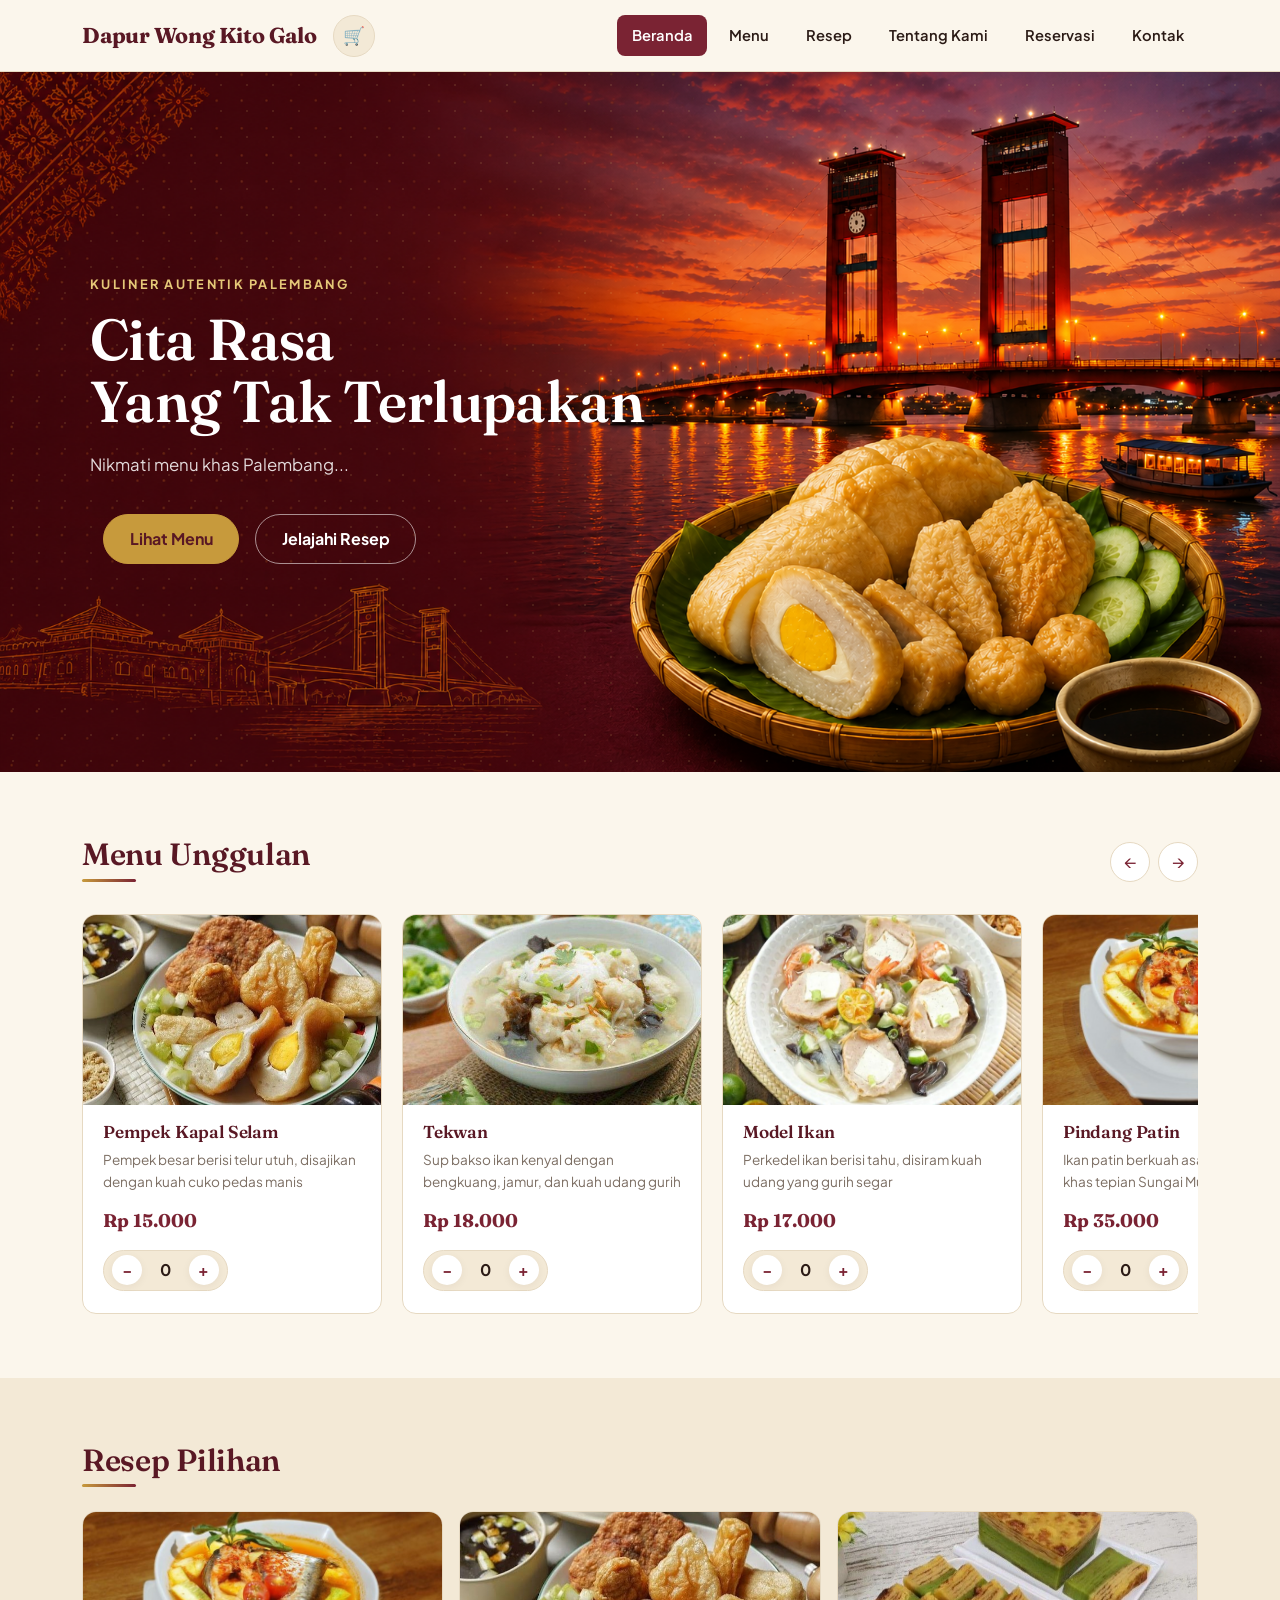
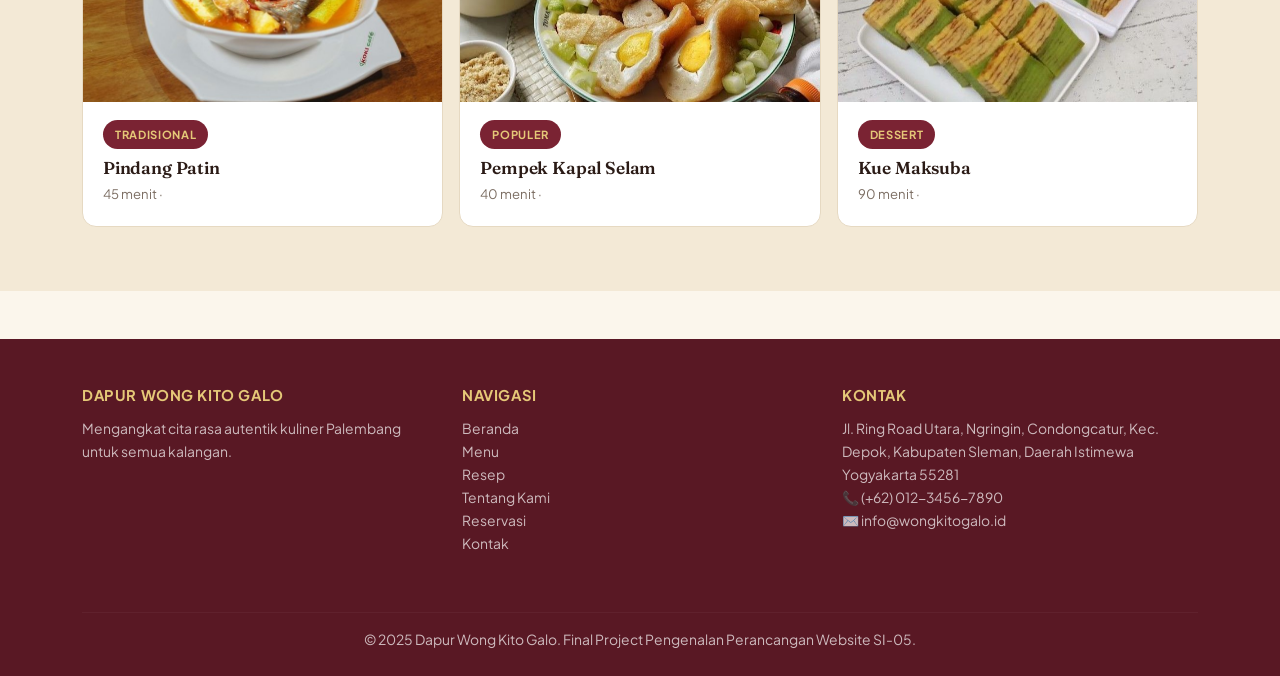
<file: index.html>
<!DOCTYPE html>
<html lang="id">
<head>
  <meta charset="UTF-8" />
  <meta name="viewport" content="width=device-width, initial-scale=1.0" />
  <title>Dapur Wong Kito Galo — Kuliner & Resep Lokal</title>
  <link rel="stylesheet" href="https://cdn.jsdelivr.net/npm/bootstrap@5.3.3/dist/css/bootstrap.min.css" />
  <link rel="stylesheet" href="style2.css" />
</head>
<body>
  <!-- NAVBAR -->
  <nav class="navbar navbar-expand-lg sticky-top">
    <div class="container">
      <a class="navbar-brand fw-bold" href="index.html"> Dapur Wong Kito Galo</a>
            <button class="cart-btn me-2" type="button" data-bs-toggle="offcanvas" data-bs-target="#cartOffcanvas" aria-controls="cartOffcanvas" title="Keranjang" aria-label="Buka keranjang belanja">
        🛒
        <span class="cart-badge d-none">0</span>
      </button>
      <button class="navbar-toggler" type="button" data-bs-toggle="collapse" data-bs-target="#navMenu" aria-label="Buka menu navigasi">
        <span class="navbar-toggler-icon"></span>
      </button>
      <div class="collapse navbar-collapse" id="navMenu">
        <ul class="navbar-nav ms-auto gap-2">
          <li class="nav-item"><a class="nav-link active" href="index.html">Beranda</a></li>
          <li class="nav-item"><a class="nav-link" href="menu.html">Menu</a></li>
          <li class="nav-item"><a class="nav-link" href="resep.html">Resep</a></li>
          <li class="nav-item"><a class="nav-link" href="about.html">Tentang Kami</a></li>
          <li class="nav-item"><a class="nav-link" href="reservasi.html">Reservasi</a></li>
          <li class="nav-item"><a class="nav-link" href="kontak.html">Kontak</a></li>
        </ul>
      </div>
    </div>
  </nav>
  <!-- HERO -->
  <section class="hero">
    <div class="hero-content">
        <p class="subtitle">KULINER AUTENTIK PALEMBANG</p>
        <h1>Cita Rasa<br>Yang Tak Terlupakan</h1>
        <p>Nikmati menu khas Palembang...</p>
        <div class="btn">
            <a href="menu.html" class="btn btn-primary-custom">Lihat Menu</a>
        <a href="resep.html" class="btn btn-outline-custom">Jelajahi Resep</a>
        </div>
    </div>
</section>
  <!-- MENU UNGGULAN (JS: Carousel) -->
  <section class="section-pad">
    <div class="container">
      <div class="section-header">
        <h2 class="section-title">Menu Unggulan</h2>
        <div class="carousel-controls">
          <button id="prev-btn" class="ctrl-btn" aria-label="Menu sebelumnya">&#8592;</button>
          <button id="next-btn" class="ctrl-btn" aria-label="Menu selanjutnya">&#8594;</button>
        </div>
      </div>
      <div class="carousel-wrapper">
        <div class="menu-carousel" id="menuCarousel">
          <div class="menu-card w-100" data-cart-id="pempek-kapal-selam" data-cart-name="Pempek Kapal Selam" data-cart-price="15000" data-cart-icon="🍢">
            <img src="img/pempek kapal selam.jpeg" alt="Pempek Kapal Selam" class="menu-img" loading="lazy">
            <div class="menu-info">
              <h5>Pempek Kapal Selam</h5>
              <p>Pempek besar berisi telur utuh, disajikan dengan kuah cuko pedas manis</p>
              <span class="price">Rp 15.000</span>
              <div class="qty-stepper">
                <button type="button" class="qty-minus" aria-label="Kurangi Pempek Kapal Selam">−</button>
                <span class="qty-value">0</span>
                <button type="button" class="qty-plus card-add-btn" aria-label="Tambah Pempek Kapal Selam">+</button>
              </div>
            </div>
          </div>
          <div class="menu-card w-100" data-cart-id="tekwan" data-cart-name="Tekwan" data-cart-price="18000" data-cart-icon="🥣">
            <img src="img/tekwan.jpeg" alt="Tekwan" class="menu-img" loading="lazy">
            <div class="menu-info">
              <h5>Tekwan</h5>
              <p>Sup bakso ikan kenyal dengan bengkuang, jamur, dan kuah udang gurih</p>
              <span class="price">Rp 18.000</span>
              <div class="qty-stepper">
                <button type="button" class="qty-minus" aria-label="Kurangi Tekwan">−</button>
                <span class="qty-value">0</span>
                <button type="button" class="qty-plus card-add-btn" aria-label="Tambah Tekwan">+</button>
              </div>
            </div>
          </div>
          <div class="menu-card w-100" data-cart-id="model-ikan" data-cart-name="Model Ikan" data-cart-price="17000" data-cart-icon="🍲">
            <img src="img/model ikan.jpeg" alt="Model Ikan" class="menu-img" loading="lazy">
            <div class="menu-info">
              <h5>Model Ikan</h5>
              <p>Perkedel ikan berisi tahu, disiram kuah udang yang gurih segar</p>
              <span class="price">Rp 17.000</span>
              <div class="qty-stepper">
                <button type="button" class="qty-minus" aria-label="Kurangi Model Ikan">−</button>
                <span class="qty-value">0</span>
                <button type="button" class="qty-plus card-add-btn" aria-label="Tambah Model Ikan">+</button>
              </div>
            </div>
          </div>
          <div class="menu-card w-100" data-cart-id="pindang-patin" data-cart-name="Pindang Patin" data-cart-price="35000" data-cart-icon="🐟">
            <img src="img/pindang patin.jpeg" alt="Pindang Patin" class="menu-img" loading="lazy">
            <div class="menu-info">
              <h5>Pindang Patin</h5>
              <p>Ikan patin berkuah asam pedas segar khas tepian Sungai Musi</p>
              <span class="price">Rp 35.000</span>
              <div class="qty-stepper">
                <button type="button" class="qty-minus" aria-label="Kurangi Pindang Patin">−</button>
                <span class="qty-value">0</span>
                <button type="button" class="qty-plus card-add-btn" aria-label="Tambah Pindang Patin">+</button>
              </div>
            </div>
          </div>
          <div class="menu-card w-100" data-cart-id="sambal-tempoyak" data-cart-name="Sambal Tempoyak" data-cart-price="12000" data-cart-icon="🍜">
            <img src="img/sambal tempoyak.jpeg" alt="Sambal Tempoyak" class="menu-img" loading="lazy">
            <div class="menu-info">
              <h5>Sambal Tempoyak</h5>
              <p>Sambal khas fermentasi durian dengan cita rasa pedas gurih</p>
              <span class="price">Rp 12.000</span>
              <div class="qty-stepper">
                <button type="button" class="qty-minus" aria-label="Kurangi Sambal Tempoyak">−</button>
                <span class="qty-value">0</span>
                <button type="button" class="qty-plus card-add-btn" aria-label="Tambah Sambal Tempoyak">+</button>
              </div>
            </div>
          </div>
          <div class="menu-card w-100" data-cart-id="celimpungan" data-cart-name="Celimpungan" data-cart-price="18000" data-cart-icon="🍢">
            <img src="img/celimpungan.jpeg" alt="Celimpungan" class="menu-img" loading="lazy">
            <div class="menu-info">
              <h5>Celimpungan</h5>
              <p>Adonan ikan berkuah santan kuning yang gurih dan kental</p>
              <span class="price">Rp 18.000</span>
              <div class="qty-stepper">
                <button type="button" class="qty-minus" aria-label="Kurangi Celimpungan">−</button>
                <span class="qty-value">0</span>
                <button type="button" class="qty-plus card-add-btn" aria-label="Tambah Celimpungan">+</button>
              </div>
            </div>
          </div>
        </div>
      </div>
    </div>
  </section>
  <!-- RESEP POPULER -->
  <section class="section-pad bg-soft">
    <div class="container">
      <h2 class="section-title mb-4">Resep Pilihan</h2>
      <div class="row g-3" id="resepHighlight">
        <div class="col-md-4">
          <a href="detail-pindang-patin.html" class="recipe-card">
            <img src="img/pindang patin.jpeg" alt="Pindang Patin" class="recipe-img" loading="lazy">
            <div class="recipe-body">
              <span class="badge-tag">Tradisional</span>
              <h5>Pindang Patin</h5>
              <p>45 menit · </p>
            </div>
          </a>
        </div>
        <div class="col-md-4">
          <a href="detail-pempek-kapal-selam.html" class="recipe-card">
            <img src="img/pempek kapal selam.jpeg" alt="Pempek Kapal Selam" class="recipe-img" loading="lazy">
            <div class="recipe-body">
              <span class="badge-tag">Populer</span>
              <h5>Pempek Kapal Selam</h5>
              <p>40 menit · </p>
            </div>
          </a>
        </div>
        <div class="col-md-4">
          <a href="detail-kue-maksuba.html" class="recipe-card">
            <img src="img/kue mak suba.jpeg" alt="Kue Maksuba" class="recipe-img" loading="lazy">
            <div class="recipe-body">
              <span class="badge-tag">Dessert</span>
              <h5>Kue Maksuba</h5>
              <p>90 menit · </p>
            </div>
          </a>
        </div>
      </div>
    </div>
  </section>
  <!-- FOOTER -->
  <footer class="site-footer mt-5">
    <div class="container">
      <div class="row">
        <div class="col-md-4 mb-3">
          <h6 class="fw-bold">Dapur Wong Kito Galo</h6>
          <p class="small">Mengangkat cita rasa autentik kuliner Palembang untuk semua kalangan.</p>
        </div>
        <div class="col-md-4 mb-3">
          <h6 class="fw-bold">Navigasi</h6>
          <ul class="list-unstyled small">
            <li><a href="index.html">Beranda</a></li>
            <li><a href="menu.html">Menu</a></li>
            <li><a href="resep.html">Resep</a></li>
            <li><a href="about.html">Tentang Kami</a></li>
            <li><a href="reservasi.html">Reservasi</a></li>
            <li><a href="kontak.html">Kontak</a></li>
          </ul>
        </div>
        <div class="col-md-4 mb-3">
          <h6 class="fw-bold">Kontak</h6>
          <p class="small">Jl. Ring Road Utara, Ngringin, Condongcatur, Kec. Depok, Kabupaten Sleman,
            Daerah Istimewa Yogyakarta 55281
            <br>📞 (+62) 012-3456-7890<br>✉️ info@wongkitogalo.id</p>
        </div>
      </div>
      <hr>
      <p class="text-center small mb-0">© 2025 Dapur Wong Kito Galo. Final Project Pengenalan Perancangan Website SI-05.</p>
    </div>
  </footer>
  <!-- OFFCANVAS KERANJANG (JS Blok 4: Cart System) -->
  <div class="offcanvas offcanvas-end" tabindex="-1" id="cartOffcanvas" aria-labelledby="cartOffcanvasLabel">
    <div class="offcanvas-cart-header d-flex align-items-center justify-content-between">
      <h5 class="mb-0" id="cartOffcanvasLabel">🛒 Keranjang Saya</h5>
      <button type="button" class="btn-close btn-close-white" data-bs-dismiss="offcanvas" aria-label="Close"></button>
    </div>
    <div class="offcanvas-body p-0 d-flex flex-column">
      <div class="px-4 flex-grow-1" style="overflow-y:auto;">
        <div id="cartEmptyState" class="cart-empty-state">
          <div class="icon">🛒</div>
          <p class="mb-0">Keranjang kamu masih kosong.<br>Yuk pilih menu favoritmu!</p>
        </div>
        <div id="cartItemsList"></div>
      </div>
      <div id="cartFooter" class="cart-footer" style="display:none;">
        <div class="cart-total-row">
          <span>Total</span>
          <span id="cartTotalPrice">Rp 0</span>
        </div>
        <a href="reservasi.html" class="btn-submit d-block text-center text-decoration-none">Lanjut ke Reservasi</a>
        <button type="button" id="cartClearBtn" class="btn btn-link text-muted small w-100 mt-2">Kosongkan Keranjang</button>
      </div>
    </div>
  </div>
  <script src="https://cdn.jsdelivr.net/npm/bootstrap@5.3.3/dist/js/bootstrap.bundle.min.js"></script>
  <script src="script.js"></script>
</body>
</html>
</file>
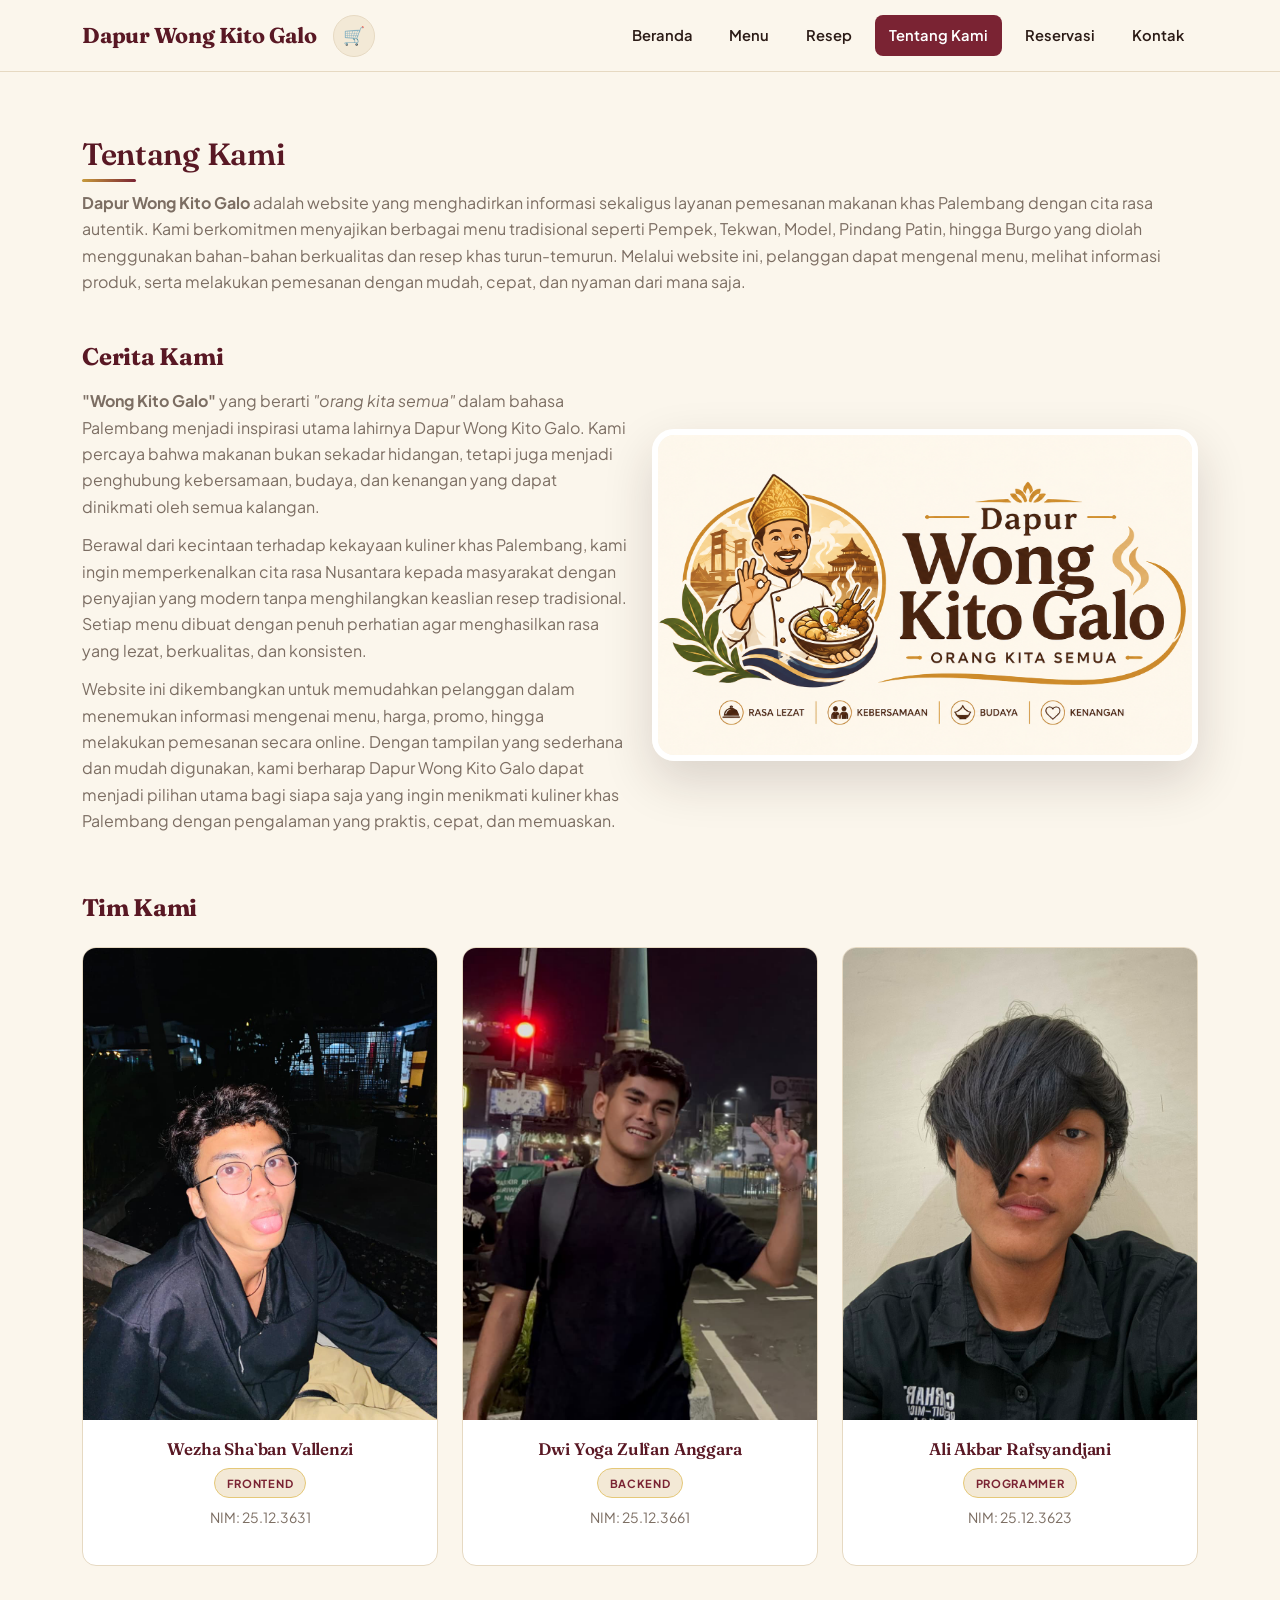
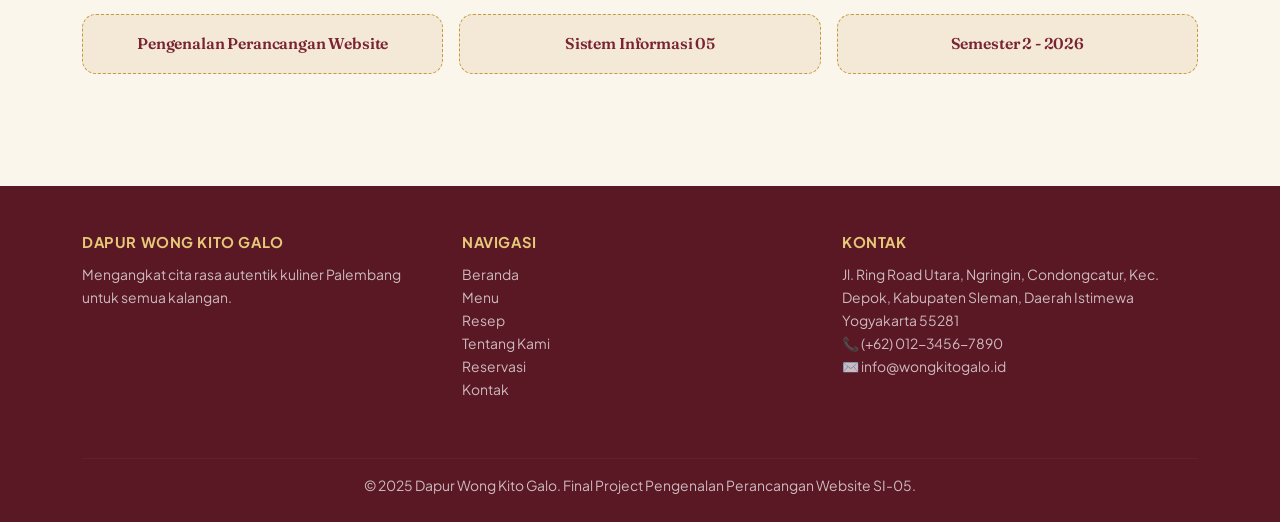
<file: about.html>
<!DOCTYPE html>
<html lang="id">
<head>
  <meta charset="UTF-8" />
  <meta name="viewport" content="width=device-width, initial-scale=1.0" />
  <title>Tentang Kami — Dapur Wong Kito Galo</title>
  <link rel="stylesheet" href="https://cdn.jsdelivr.net/npm/bootstrap@5.3.3/dist/css/bootstrap.min.css" />
  <link rel="stylesheet" href="style2.css" />
</head>
<body>
  <nav class="navbar navbar-expand-lg sticky-top">
    <div class="container">
      <a class="navbar-brand fw-bold" href="index.html">Dapur Wong Kito Galo</a>
            <button class="cart-btn me-2" type="button" data-bs-toggle="offcanvas" data-bs-target="#cartOffcanvas" aria-controls="cartOffcanvas" title="Keranjang" aria-label="Buka keranjang belanja">
        🛒
        <span class="cart-badge d-none">0</span>
      </button>
      <button class="navbar-toggler" type="button" data-bs-toggle="collapse" data-bs-target="#navMenu" aria-label="Buka menu navigasi">
        <span class="navbar-toggler-icon"></span>
      </button>
      <div class="collapse navbar-collapse" id="navMenu">
        <ul class="navbar-nav ms-auto gap-2">
          <li class="nav-item"><a class="nav-link" href="index.html">Beranda</a></li>
          <li class="nav-item"><a class="nav-link" href="menu.html">Menu</a></li>
          <li class="nav-item"><a class="nav-link" href="resep.html">Resep</a></li>
          <li class="nav-item"><a class="nav-link active" href="about.html">Tentang Kami</a></li>
          <li class="nav-item"><a class="nav-link" href="reservasi.html">Reservasi</a></li>
          <li class="nav-item"><a class="nav-link" href="kontak.html">Kontak</a></li>
        </ul>
      </div>
    </div>
  </nav>

  <div class="container section-pad">
    <h1 class="section-title mb-2">Tentang Kami</h1>
    <p class="text-muted mb-5"><strong>Dapur Wong Kito Galo</strong> adalah website yang menghadirkan informasi
        sekaligus layanan pemesanan makanan khas Palembang dengan cita rasa autentik.
        Kami berkomitmen menyajikan berbagai menu tradisional seperti Pempek, Tekwan,
        Model, Pindang Patin, hingga Burgo yang diolah menggunakan bahan-bahan berkualitas
        dan resep khas turun-temurun. Melalui website ini, pelanggan dapat mengenal
        menu, melihat informasi produk, serta melakukan pemesanan dengan mudah, cepat,
        dan nyaman dari mana saja.</p>

    <!-- DESKRIPSI PROJECT -->
    <div class="row g-4 mb-5 align-items-center">
      <div class="col-lg-6">
        <h4 class="fw-bold mb-3 heading-dark">Cerita Kami</h4>
        <p class="text-muted">
           <strong>"Wong Kito Galo"</strong> yang berarti <em>"orang kita semua"</em>
                dalam bahasa Palembang menjadi inspirasi utama lahirnya Dapur Wong Kito Galo.
                Kami percaya bahwa makanan bukan sekadar hidangan, tetapi juga menjadi
                penghubung kebersamaan, budaya, dan kenangan yang dapat dinikmati oleh
                semua kalangan.</p>
           <p class="text-muted">
                Berawal dari kecintaan terhadap kekayaan kuliner khas Palembang, kami
                ingin memperkenalkan cita rasa Nusantara kepada masyarakat dengan
                penyajian yang modern tanpa menghilangkan keaslian resep tradisional.
                Setiap menu dibuat dengan penuh perhatian agar menghasilkan rasa yang
                lezat, berkualitas, dan konsisten.</p>
            <p class="text-muted">
                Website ini dikembangkan untuk memudahkan pelanggan dalam menemukan
                informasi mengenai menu, harga, promo, hingga melakukan pemesanan secara
                online. Dengan tampilan yang sederhana dan mudah digunakan, kami berharap
                Dapur Wong Kito Galo dapat menjadi pilihan utama bagi siapa saja yang
                ingin menikmati kuliner khas Palembang dengan pengalaman yang praktis,
                cepat, dan memuaskan.</p>
      </div>
      <div class="col-lg-6">
        <div class="about-hero-frame">
          <img src="img/wong kito galo.png" alt="Jembatan Ampera Palembang" class="img-fluid about-hero-img">
        </div>
      </div>
    </div>

    <!-- TIM KAMI -->
    <h4 class="fw-bold mb-4 heading-dark">Tim Kami</h4>
    <div class="row g-4 mb-5">
      <div class="col-md-4">
        <div class="team-card">
          <img src="img/WEZHA SHA`BAN.jpeg" alt="Nama Anggota 1" class="team-photo">
          <div class="team-body">
            <h5>Wezha Sha`ban Vallenzi</h5>
            <span class="badge-tag">FRONTEND</span>
            <p class="text-muted small mt-2">NIM: 25.12.3631<br></p>
          </div>
        </div>
      </div>
      <div class="col-md-4">
        <div class="team-card">
          <img src="img/DWI YOGA.jpeg" alt="Nama Anggota 2" class="team-photo">
          <div class="team-body">
            <h5>Dwi Yoga Zulfan Anggara</h5>
            <span class="badge-tag">BACKEND</span>
            <p class="text-muted small mt-2">NIM: 25.12.3661<br></p>
          </div>
        </div>
      </div>
      <div class="col-md-4">
        <div class="team-card">
          <img src="img/ALI AKBAR.jpeg" alt="Nama Anggota 3" class="team-photo">
          <div class="team-body">
            <h5>Ali Akbar Rafsyandjani</h5>
            <span class="badge-tag">PROGRAMMER</span>
            <p class="text-muted small mt-2">NIM: 25.12.3623<br></p>
          </div>
        </div>
      </div>
    </div>

    <!-- INFO  -->
    <div class="card-container">
      <div class="card card">
          <h5 class="heading-primary">Pengenalan Perancangan Website</h5>
      </div>

      <div class="card">
         <h5 class="heading-primary">Sistem Informasi 05</h5>
      </div>

      <div class="card">
          <h5 class="heading-primary">Semester 2 - 2026</h5>
      </div>
    </div>
  </div>
  <footer class="site-footer mt-5">
    <div class="container">
      <div class="row">
        <div class="col-md-4 mb-3">
          <h6 class="fw-bold">Dapur Wong Kito Galo</h6>
          <p class="small">Mengangkat cita rasa autentik kuliner Palembang untuk semua kalangan.</p>
        </div>
        <div class="col-md-4 mb-3">
          <h6 class="fw-bold">Navigasi</h6>
          <ul class="list-unstyled small">
            <li><a href="index.html">Beranda</a></li>
            <li><a href="menu.html">Menu</a></li>
            <li><a href="resep.html">Resep</a></li>
            <li><a href="about.html">Tentang Kami</a></li>
            <li><a href="reservasi.html">Reservasi</a></li>
            <li><a href="kontak.html">Kontak</a></li>
          </ul>
        </div>
        <div class="col-md-4 mb-3">
          <h6 class="fw-bold">Kontak</h6>
          <p class="small">Jl. Ring Road Utara, Ngringin, Condongcatur, Kec. Depok, Kabupaten Sleman,
            Daerah Istimewa Yogyakarta 55281
            <br>📞 (+62) 012-3456-7890<br>✉️ info@wongkitogalo.id</p>
        </div>
      </div>
      <hr>
      <p class="text-center small mb-0">© 2025 Dapur Wong Kito Galo. Final Project Pengenalan Perancangan Website SI-05.</p>
    </div>
  </footer>

  <!-- OFFCANVAS KERANJANG (JS Blok 4: Cart System) -->
  <div class="offcanvas offcanvas-end" tabindex="-1" id="cartOffcanvas" aria-labelledby="cartOffcanvasLabel">
    <div class="offcanvas-cart-header d-flex align-items-center justify-content-between">
      <h5 class="mb-0" id="cartOffcanvasLabel">🛒 Keranjang Saya</h5>
      <button type="button" class="btn-close btn-close-white" data-bs-dismiss="offcanvas" aria-label="Close"></button>
    </div>
    <div class="offcanvas-body p-0 d-flex flex-column">
      <div class="px-4 flex-grow-1" style="overflow-y:auto;">
        <div id="cartEmptyState" class="cart-empty-state">
          <div class="icon">🛒</div>
          <p class="mb-0">Keranjang kamu masih kosong.<br>Yuk pilih menu favoritmu!</p>
        </div>
        <div id="cartItemsList"></div>
      </div>
      <div id="cartFooter" class="cart-footer" style="display:none;">
        <div class="cart-total-row">
          <span>Total</span>
          <span id="cartTotalPrice">Rp 0</span>
        </div>
        <a href="reservasi.html" class="btn-submit d-block text-center text-decoration-none">Lanjut ke Reservasi</a>
        <button type="button" id="cartClearBtn" class="btn btn-link text-muted small w-100 mt-2">Kosongkan Keranjang</button>
      </div>
    </div>
  </div>

  <script src="https://cdn.jsdelivr.net/npm/bootstrap@5.3.3/dist/js/bootstrap.bundle.min.js"></script>
  <script src="script.js"></script>
</body>
</html>
</file>
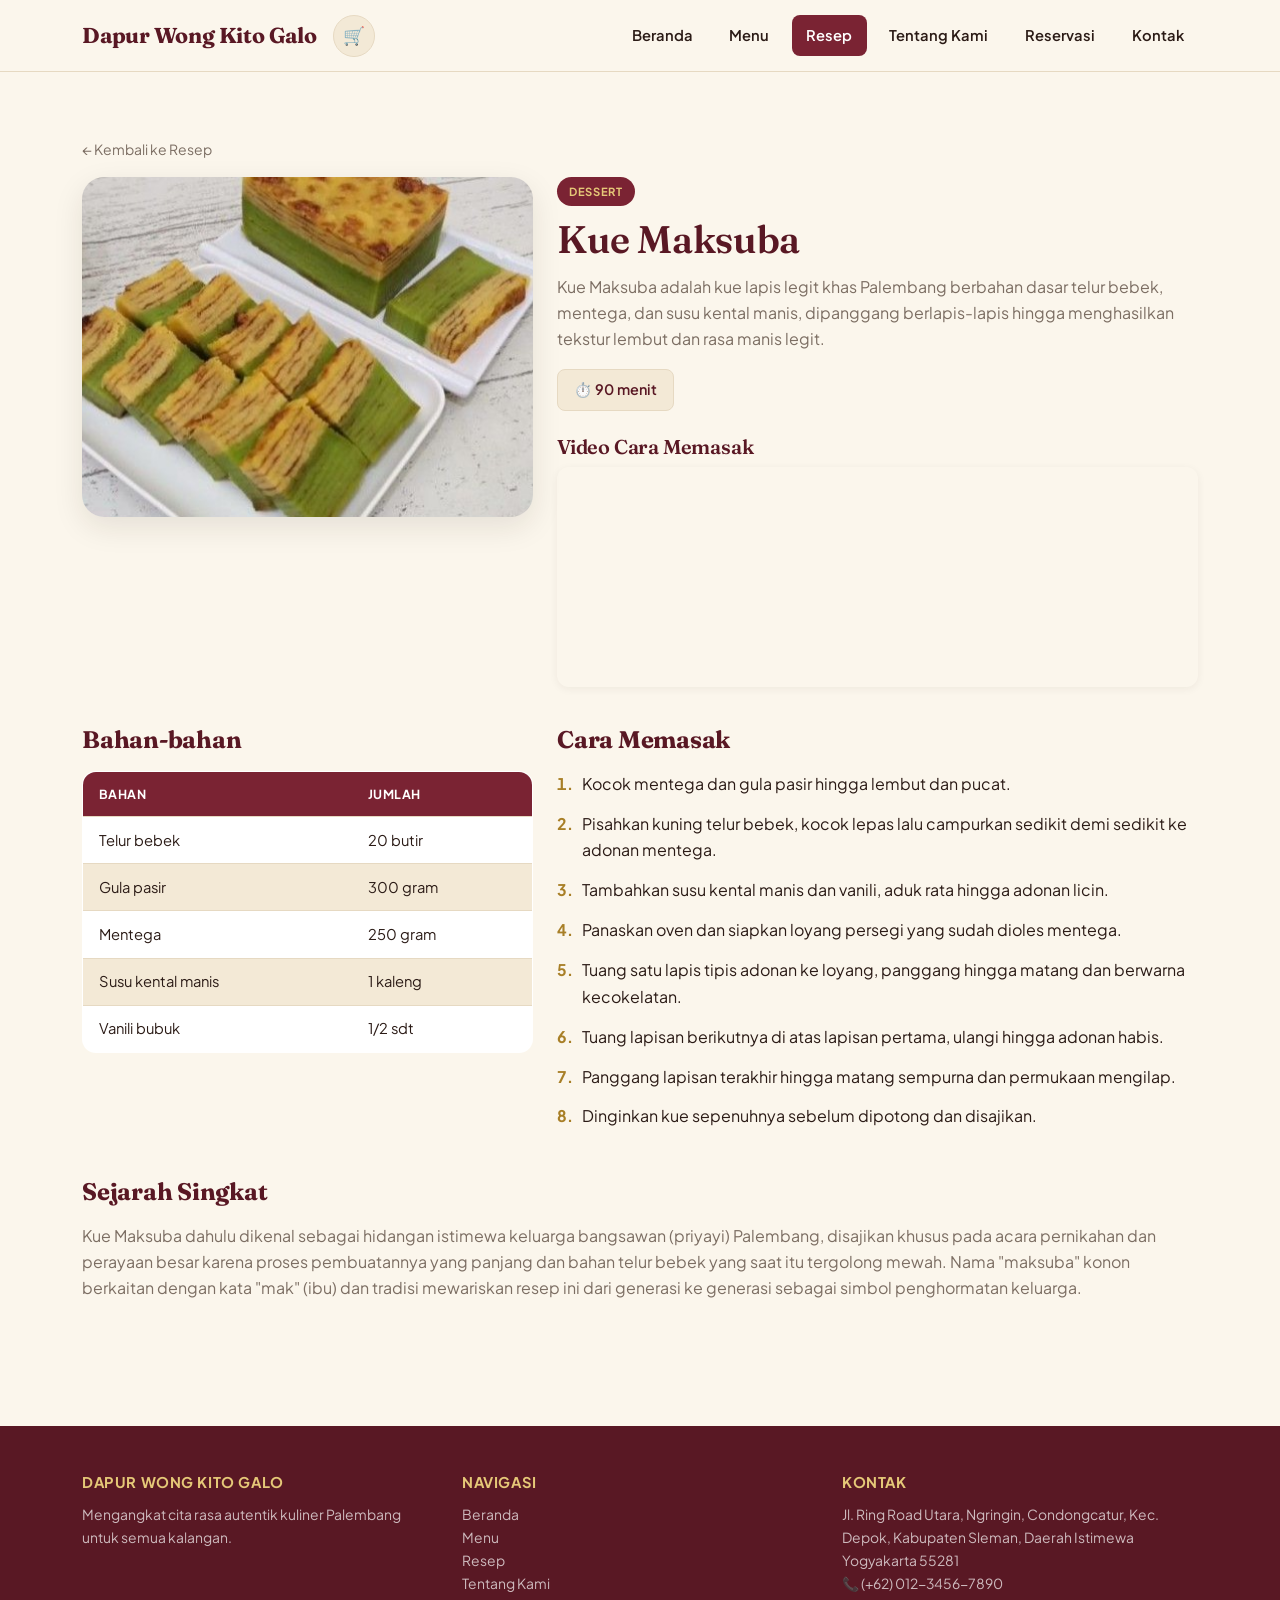
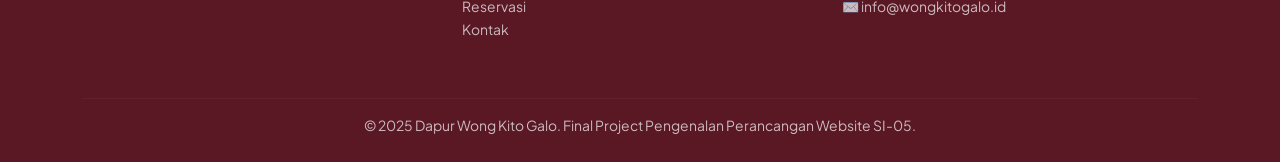
<file: detail-kue-maksuba.html>
<!DOCTYPE html>
<html lang="id">
<head>
  <meta charset="UTF-8" />
  <meta name="viewport" content="width=device-width, initial-scale=1.0" />
  <title>Resep Kue Maksuba — Dapur Wong Kito Galo</title>
  <link rel="stylesheet" href="https://cdn.jsdelivr.net/npm/bootstrap@5.3.3/dist/css/bootstrap.min.css" />
  <link rel="stylesheet" href="style2.css" />
</head>
<body>
  <nav class="navbar navbar-expand-lg sticky-top">
    <div class="container">
      <a class="navbar-brand fw-bold" href="index.html">Dapur Wong Kito Galo</a>
            <button class="cart-btn me-2" type="button" data-bs-toggle="offcanvas" data-bs-target="#cartOffcanvas" aria-controls="cartOffcanvas" title="Keranjang" aria-label="Buka keranjang belanja">
        🛒
        <span class="cart-badge d-none">0</span>
      </button>
      <button class="navbar-toggler" type="button" data-bs-toggle="collapse" data-bs-target="#navMenu" aria-label="Buka menu navigasi">
        <span class="navbar-toggler-icon"></span>
      </button>
      <div class="collapse navbar-collapse" id="navMenu">
        <ul class="navbar-nav ms-auto gap-2">
          <li class="nav-item"><a class="nav-link" href="index.html">Beranda</a></li>
          <li class="nav-item"><a class="nav-link" href="menu.html">Menu</a></li>
          <li class="nav-item"><a class="nav-link active" href="resep.html">Resep</a></li>
          <li class="nav-item"><a class="nav-link" href="about.html">Tentang Kami</a></li>
          <li class="nav-item"><a class="nav-link" href="reservasi.html">Reservasi</a></li>
          <li class="nav-item"><a class="nav-link" href="kontak.html">Kontak</a></li>
        </ul>
      </div>
    </div>
  </nav>

  <div class="container section-pad">
    <a href="resep.html" class="text-muted small d-inline-block mb-3">← Kembali ke Resep</a>

    <div class="row g-4">
      <div class="col-lg-5">
        <img src="img/kue mak suba.jpeg" alt="Kue Maksuba" class="recipe-img recipe-img-detail">
      </div>
      <div class="col-lg-7">
        <span class="badge-tag">Dessert</span>
        <h1 class="recipe-detail-title">Kue Maksuba</h1>
        <p class="text-muted">Kue Maksuba adalah kue lapis legit khas Palembang berbahan dasar telur bebek, mentega, dan susu kental manis, dipanggang berlapis-lapis hingga menghasilkan tekstur lembut dan rasa manis legit.</p>

        <div class="d-flex gap-3 flex-wrap mt-3">
          <div class="stat-box">⏱️ 90 menit</div>
        </div>

        <div class="mt-4">
          <h5 class="fw-600">Video Cara Memasak</h5>
          <div class="video-wrapper mt-2">
            <iframe
              src="https://www.youtube.com/embed/EnpXnlXkcEo?si=ILVJjQHu1VTAmo0U"
              title="Video cara memasak Kue Maksuba"
              frameborder="0" allowfullscreen
              style="width:100%;height:220px;border-radius:12px;"></iframe>
          </div>
        </div>
      </div>
    </div>

    <div class="row g-4 mt-2">
      <div class="col-lg-5">
        <h4 class="fw-bold mb-3 heading-dark">Bahan-bahan</h4>
        <table class="jam-table">
          <thead>
            <tr><th>Bahan</th><th>Jumlah</th></tr>
          </thead>
          <tbody>
            <tr><td>Telur bebek</td><td>20 butir</td></tr>
            <tr><td>Gula pasir</td><td>300 gram</td></tr>
            <tr><td>Mentega</td><td>250 gram</td></tr>
            <tr><td>Susu kental manis</td><td>1 kaleng</td></tr>
            <tr><td>Vanili bubuk</td><td>1/2 sdt</td></tr>
          </tbody>
        </table>
      </div>

      <div class="col-lg-7">
        <h4 class="fw-bold mb-3 heading-dark">Cara Memasak</h4>
        <ol class="cooking-steps">
          <li>Kocok mentega dan gula pasir hingga lembut dan pucat.</li>
          <li>Pisahkan kuning telur bebek, kocok lepas lalu campurkan sedikit demi sedikit ke adonan mentega.</li>
          <li>Tambahkan susu kental manis dan vanili, aduk rata hingga adonan licin.</li>
          <li>Panaskan oven dan siapkan loyang persegi yang sudah dioles mentega.</li>
          <li>Tuang satu lapis tipis adonan ke loyang, panggang hingga matang dan berwarna kecokelatan.</li>
          <li>Tuang lapisan berikutnya di atas lapisan pertama, ulangi hingga adonan habis.</li>
          <li>Panggang lapisan terakhir hingga matang sempurna dan permukaan mengilap.</li>
          <li>Dinginkan kue sepenuhnya sebelum dipotong dan disajikan.</li>
        </ol>
      </div>
    </div>

    <div class="row g-4 mt-2">
      <div class="col-12">
        <h4 class="fw-bold mb-3 heading-dark">Sejarah Singkat</h4>
        <p class="text-muted">Kue Maksuba dahulu dikenal sebagai hidangan istimewa keluarga bangsawan (priyayi) Palembang, disajikan khusus pada acara pernikahan dan perayaan besar karena proses pembuatannya yang panjang dan bahan telur bebek yang saat itu tergolong mewah. Nama "maksuba" konon berkaitan dengan kata "mak" (ibu) dan tradisi mewariskan resep ini dari generasi ke generasi sebagai simbol penghormatan keluarga.</p>
      </div>
    </div>
  </div>

  <footer class="site-footer mt-5">
    <div class="container">
      <div class="row">
        <div class="col-md-4 mb-3">
          <h6 class="fw-bold">Dapur Wong Kito Galo</h6>
          <p class="small">Mengangkat cita rasa autentik kuliner Palembang untuk semua kalangan.</p>
        </div>
        <div class="col-md-4 mb-3">
          <h6 class="fw-bold">Navigasi</h6>
          <ul class="list-unstyled small">
            <li><a href="index.html">Beranda</a></li>
            <li><a href="menu.html">Menu</a></li>
            <li><a href="resep.html">Resep</a></li>
            <li><a href="about.html">Tentang Kami</a></li>
            <li><a href="reservasi.html">Reservasi</a></li>
            <li><a href="kontak.html">Kontak</a></li>
          </ul>
        </div>
        <div class="col-md-4 mb-3">
          <h6 class="fw-bold">Kontak</h6>
          <p class="small">Jl. Ring Road Utara, Ngringin, Condongcatur, Kec. Depok, Kabupaten Sleman,
            Daerah Istimewa Yogyakarta 55281
            <br>📞 (+62) 012-3456-7890<br>✉️ info@wongkitogalo.id</p>
        </div>
      </div>
      <hr>
      <p class="text-center small mb-0">© 2025 Dapur Wong Kito Galo. Final Project Pengenalan Perancangan Website SI-05.</p>
    </div>
  </footer>

  <!-- OFFCANVAS KERANJANG (JS Blok 3: Cart System) -->
  <div class="offcanvas offcanvas-end" tabindex="-1" id="cartOffcanvas" aria-labelledby="cartOffcanvasLabel">
    <div class="offcanvas-cart-header d-flex align-items-center justify-content-between">
      <h5 class="mb-0" id="cartOffcanvasLabel">🛒 Keranjang Saya</h5>
      <button type="button" class="btn-close btn-close-white" data-bs-dismiss="offcanvas" aria-label="Close"></button>
    </div>
    <div class="offcanvas-body p-0 d-flex flex-column">
      <div class="px-4 flex-grow-1" style="overflow-y:auto;">
        <div id="cartEmptyState" class="cart-empty-state">
          <div class="icon">🛒</div>
          <p class="mb-0">Keranjang kamu masih kosong.<br>Yuk pilih menu favoritmu!</p>
        </div>
        <div id="cartItemsList"></div>
      </div>
      <div id="cartFooter" class="cart-footer" style="display:none;">
        <div class="cart-total-row">
          <span>Total</span>
          <span id="cartTotalPrice">Rp 0</span>
        </div>
        <a href="reservasi.html" class="btn-submit d-block text-center text-decoration-none">Lanjut ke Reservasi</a>
        <button type="button" id="cartClearBtn" class="btn btn-link text-muted small w-100 mt-2">Kosongkan Keranjang</button>
      </div>
    </div>
  </div>

  <script src="https://cdn.jsdelivr.net/npm/bootstrap@5.3.3/dist/js/bootstrap.bundle.min.js"></script>
  <script src="script.js"></script>
</body>
</html>
</file>
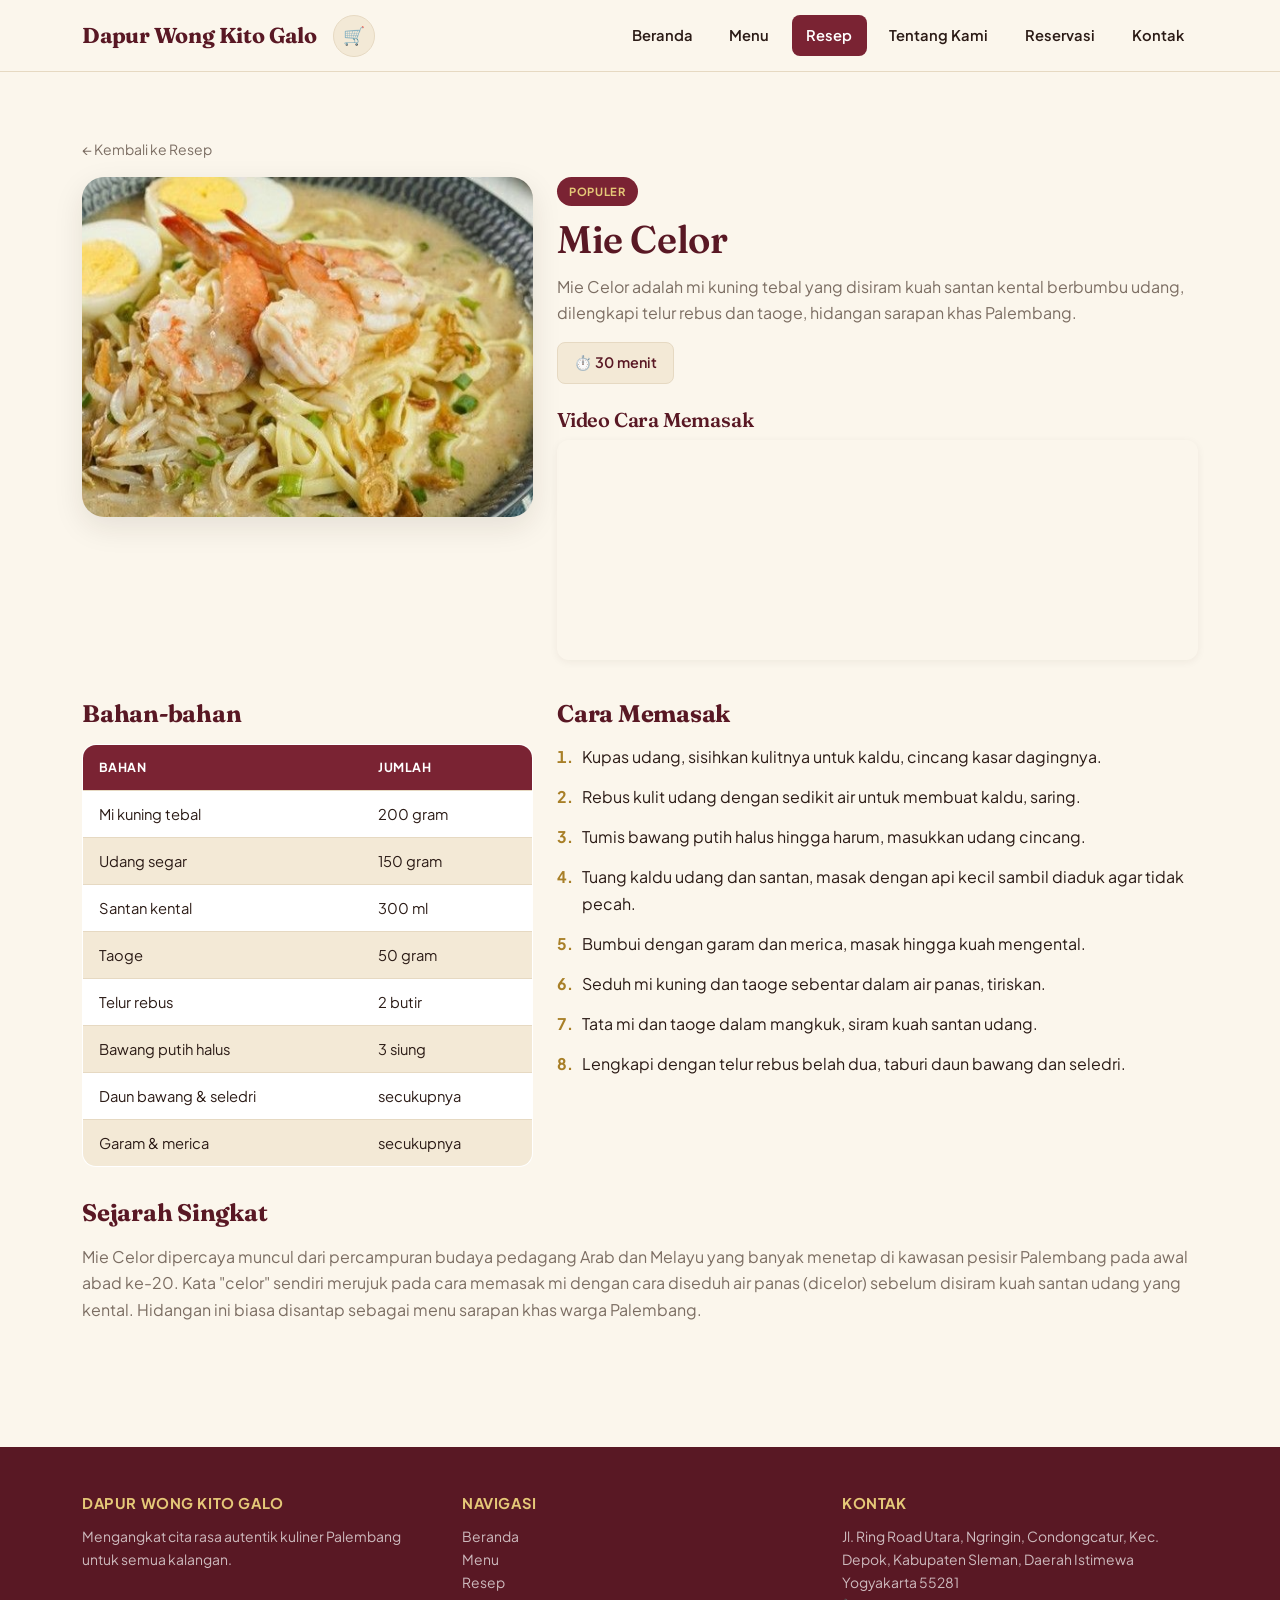
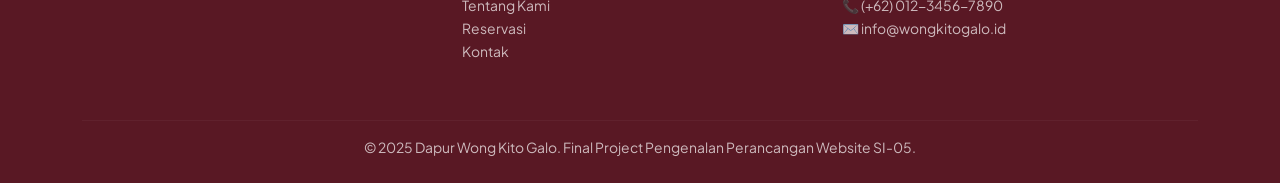
<file: detail-mie-celor.html>
<!DOCTYPE html>
<html lang="id">
<head>
  <meta charset="UTF-8" />
  <meta name="viewport" content="width=device-width, initial-scale=1.0" />
  <title>Resep Mie Celor — Dapur Wong Kito Galo</title>
  <link rel="stylesheet" href="https://cdn.jsdelivr.net/npm/bootstrap@5.3.3/dist/css/bootstrap.min.css" />
  <link rel="stylesheet" href="style2.css" />
</head>
<body>
  <nav class="navbar navbar-expand-lg sticky-top">
    <div class="container">
      <a class="navbar-brand fw-bold" href="index.html">Dapur Wong Kito Galo</a>
            <button class="cart-btn me-2" type="button" data-bs-toggle="offcanvas" data-bs-target="#cartOffcanvas" aria-controls="cartOffcanvas" title="Keranjang" aria-label="Buka keranjang belanja">
        🛒
        <span class="cart-badge d-none">0</span>
      </button>
      <button class="navbar-toggler" type="button" data-bs-toggle="collapse" data-bs-target="#navMenu" aria-label="Buka menu navigasi">
        <span class="navbar-toggler-icon"></span>
      </button>
      <div class="collapse navbar-collapse" id="navMenu">
        <ul class="navbar-nav ms-auto gap-2">
          <li class="nav-item"><a class="nav-link" href="index.html">Beranda</a></li>
          <li class="nav-item"><a class="nav-link" href="menu.html">Menu</a></li>
          <li class="nav-item"><a class="nav-link active" href="resep.html">Resep</a></li>
          <li class="nav-item"><a class="nav-link" href="about.html">Tentang Kami</a></li>
          <li class="nav-item"><a class="nav-link" href="reservasi.html">Reservasi</a></li>
          <li class="nav-item"><a class="nav-link" href="kontak.html">Kontak</a></li>
        </ul>
      </div>
    </div>
  </nav>

  <div class="container section-pad">
    <a href="resep.html" class="text-muted small d-inline-block mb-3">← Kembali ke Resep</a>

    <div class="row g-4">
      <div class="col-lg-5">
        <img src="img/mie celor.jpeg" alt="Mie Celor" class="recipe-img recipe-img-detail">
      </div>
      <div class="col-lg-7">
        <span class="badge-tag">Populer</span>
        <h1 class="recipe-detail-title">Mie Celor</h1>
        <p class="text-muted">Mie Celor adalah mi kuning tebal yang disiram kuah santan kental berbumbu udang, dilengkapi telur rebus dan taoge, hidangan sarapan khas Palembang.</p>

        <div class="d-flex gap-3 flex-wrap mt-3">
          <div class="stat-box">⏱️ 30 menit</div>
        </div>

        <div class="mt-4">
          <h5 class="fw-600">Video Cara Memasak</h5>
          <div class="video-wrapper mt-2">
            <iframe
              src="https://www.youtube.com/embed/k--7w2-MBjg?si=hTky5ZHsG73HmPUo"
              title="Video cara memasak Mie Celor"
              frameborder="0"
              allowfullscreen
              style="width:100%;height:220px;border-radius:12px;"
            ></iframe>
          </div>
        </div>
      </div>
    </div>

    <div class="row g-4 mt-2">
      <div class="col-lg-5">
        <h4 class="fw-bold mb-3 heading-dark">Bahan-bahan</h4>
        <table class="jam-table">
          <thead>
            <tr><th>Bahan</th><th>Jumlah</th></tr>
          </thead>
          <tbody>
            <tr><td>Mi kuning tebal</td><td>200 gram</td></tr>
            <tr><td>Udang segar</td><td>150 gram</td></tr>
            <tr><td>Santan kental</td><td>300 ml</td></tr>
            <tr><td>Taoge</td><td>50 gram</td></tr>
            <tr><td>Telur rebus</td><td>2 butir</td></tr>
            <tr><td>Bawang putih halus</td><td>3 siung</td></tr>
            <tr><td>Daun bawang & seledri</td><td>secukupnya</td></tr>
            <tr><td>Garam & merica</td><td>secukupnya</td></tr>
          </tbody>
        </table>
      </div>

      <div class="col-lg-7">
        <h4 class="fw-bold mb-3 heading-dark">Cara Memasak</h4>
        <ol class="cooking-steps">
          <li>Kupas udang, sisihkan kulitnya untuk kaldu, cincang kasar dagingnya.</li>
          <li>Rebus kulit udang dengan sedikit air untuk membuat kaldu, saring.</li>
          <li>Tumis bawang putih halus hingga harum, masukkan udang cincang.</li>
          <li>Tuang kaldu udang dan santan, masak dengan api kecil sambil diaduk agar tidak pecah.</li>
          <li>Bumbui dengan garam dan merica, masak hingga kuah mengental.</li>
          <li>Seduh mi kuning dan taoge sebentar dalam air panas, tiriskan.</li>
          <li>Tata mi dan taoge dalam mangkuk, siram kuah santan udang.</li>
          <li>Lengkapi dengan telur rebus belah dua, taburi daun bawang dan seledri.</li>
        </ol>
      </div>
    </div>

    <div class="row g-4 mt-2">
      <div class="col-12">
        <h4 class="fw-bold mb-3 heading-dark">Sejarah Singkat</h4>
        <p class="text-muted">Mie Celor dipercaya muncul dari percampuran budaya pedagang Arab dan Melayu yang banyak menetap di kawasan pesisir Palembang pada awal abad ke-20. Kata "celor" sendiri merujuk pada cara memasak mi dengan cara diseduh air panas (dicelor) sebelum disiram kuah santan udang yang kental. Hidangan ini biasa disantap sebagai menu sarapan khas warga Palembang.</p>
      </div>
    </div>
  </div>

  <footer class="site-footer mt-5">
    <div class="container">
      <div class="row">
        <div class="col-md-4 mb-3">
          <h6 class="fw-bold">Dapur Wong Kito Galo</h6>
          <p class="small">Mengangkat cita rasa autentik kuliner Palembang untuk semua kalangan.</p>
        </div>
        <div class="col-md-4 mb-3">
          <h6 class="fw-bold">Navigasi</h6>
          <ul class="list-unstyled small">
            <li><a href="index.html">Beranda</a></li>
            <li><a href="menu.html">Menu</a></li>
            <li><a href="resep.html">Resep</a></li>
            <li><a href="about.html">Tentang Kami</a></li>
            <li><a href="reservasi.html">Reservasi</a></li>
            <li><a href="kontak.html">Kontak</a></li>
          </ul>
        </div>
        <div class="col-md-4 mb-3">
          <h6 class="fw-bold">Kontak</h6>
          <p class="small">Jl. Ring Road Utara, Ngringin, Condongcatur, Kec. Depok, Kabupaten Sleman,
            Daerah Istimewa Yogyakarta 55281
            <br>📞 (+62) 012-3456-7890<br>✉️ info@wongkitogalo.id</p>
        </div>
      </div>
      <hr>
      <p class="text-center small mb-0">© 2025 Dapur Wong Kito Galo. Final Project Pengenalan Perancangan Website SI-05.</p>
    </div>
  </footer>

  <!-- OFFCANVAS KERANJANG (JS Blok 3: Cart System) -->
  <div class="offcanvas offcanvas-end" tabindex="-1" id="cartOffcanvas" aria-labelledby="cartOffcanvasLabel">
    <div class="offcanvas-cart-header d-flex align-items-center justify-content-between">
      <h5 class="mb-0" id="cartOffcanvasLabel">🛒 Keranjang Saya</h5>
      <button type="button" class="btn-close btn-close-white" data-bs-dismiss="offcanvas" aria-label="Close"></button>
    </div>
    <div class="offcanvas-body p-0 d-flex flex-column">
      <div class="px-4 flex-grow-1" style="overflow-y:auto;">
        <div id="cartEmptyState" class="cart-empty-state">
          <div class="icon">🛒</div>
          <p class="mb-0">Keranjang kamu masih kosong.<br>Yuk pilih menu favoritmu!</p>
        </div>
        <div id="cartItemsList"></div>
      </div>
      <div id="cartFooter" class="cart-footer" style="display:none;">
        <div class="cart-total-row">
          <span>Total</span>
          <span id="cartTotalPrice">Rp 0</span>
        </div>
        <a href="reservasi.html" class="btn-submit d-block text-center text-decoration-none">Lanjut ke Reservasi</a>
        <button type="button" id="cartClearBtn" class="btn btn-link text-muted small w-100 mt-2">Kosongkan Keranjang</button>
      </div>
    </div>
  </div>

  <script src="https://cdn.jsdelivr.net/npm/bootstrap@5.3.3/dist/js/bootstrap.bundle.min.js"></script>
  <script src="script.js"></script>
</body>
</html>
</file>
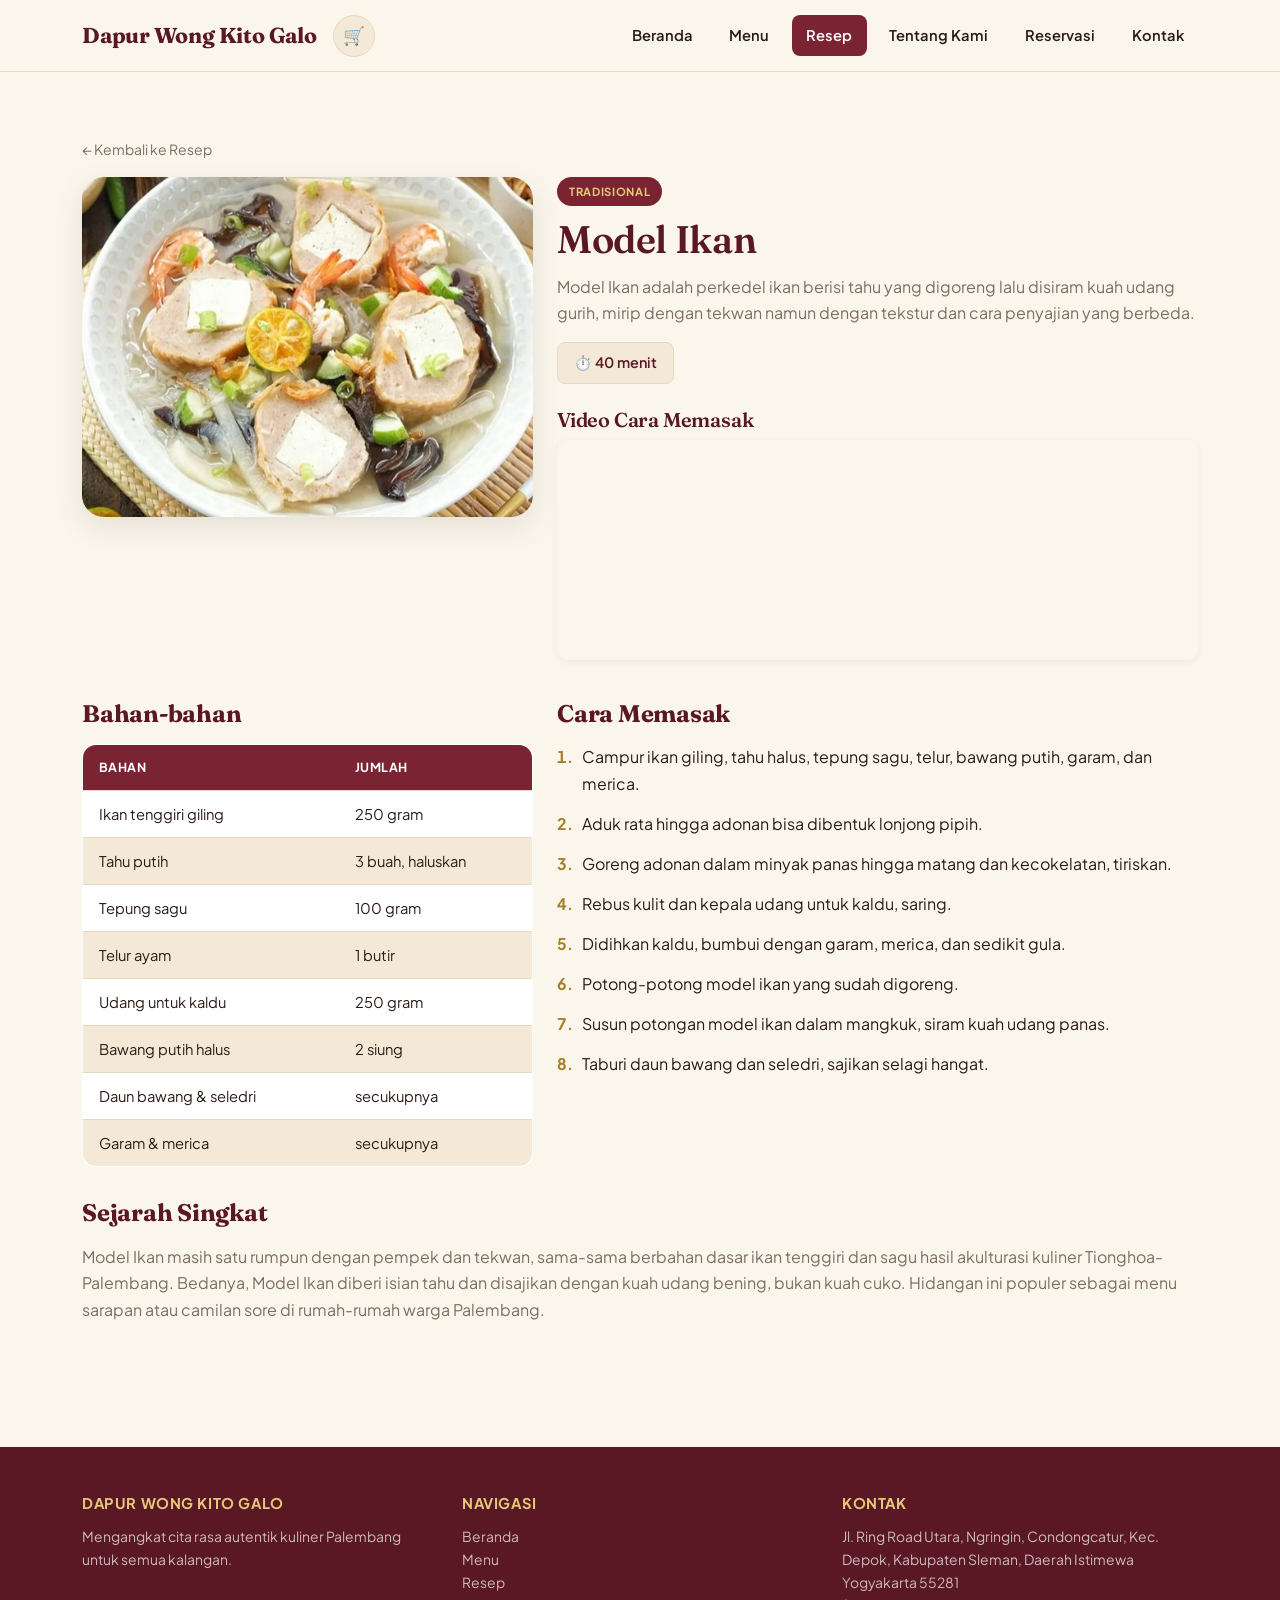
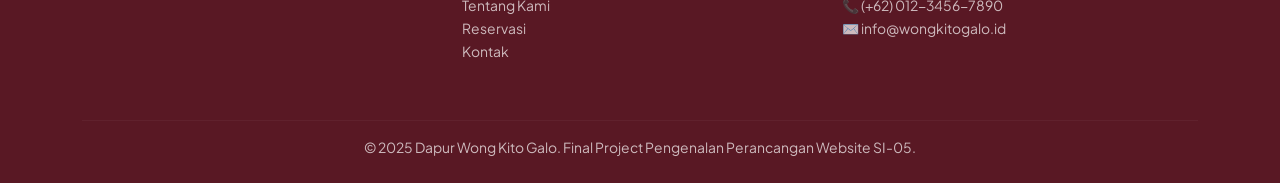
<file: detail-model-ikan.html>
<!DOCTYPE html>
<html lang="id">
<head>
  <meta charset="UTF-8" />
  <meta name="viewport" content="width=device-width, initial-scale=1.0" />
  <title>Resep Model Ikan — Dapur Wong Kito Galo</title>
  <link rel="stylesheet" href="https://cdn.jsdelivr.net/npm/bootstrap@5.3.3/dist/css/bootstrap.min.css" />
  <link rel="stylesheet" href="style2.css" />
</head>
<body>
  <nav class="navbar navbar-expand-lg sticky-top">
    <div class="container">
      <a class="navbar-brand fw-bold" href="index.html">Dapur Wong Kito Galo</a>
            <button class="cart-btn me-2" type="button" data-bs-toggle="offcanvas" data-bs-target="#cartOffcanvas" aria-controls="cartOffcanvas" title="Keranjang" aria-label="Buka keranjang belanja">
        🛒
        <span class="cart-badge d-none">0</span>
      </button>
      <button class="navbar-toggler" type="button" data-bs-toggle="collapse" data-bs-target="#navMenu" aria-label="Buka menu navigasi">
        <span class="navbar-toggler-icon"></span>
      </button>
      <div class="collapse navbar-collapse" id="navMenu">
        <ul class="navbar-nav ms-auto gap-2">
          <li class="nav-item"><a class="nav-link" href="index.html">Beranda</a></li>
          <li class="nav-item"><a class="nav-link" href="menu.html">Menu</a></li>
          <li class="nav-item"><a class="nav-link active" href="resep.html">Resep</a></li>
          <li class="nav-item"><a class="nav-link" href="about.html">Tentang Kami</a></li>
          <li class="nav-item"><a class="nav-link" href="reservasi.html">Reservasi</a></li>
          <li class="nav-item"><a class="nav-link" href="kontak.html">Kontak</a></li>
        </ul>
      </div>
    </div>
  </nav>

  <div class="container section-pad">
    <a href="resep.html" class="text-muted small d-inline-block mb-3">← Kembali ke Resep</a>

    <div class="row g-4">
      <div class="col-lg-5">
        <img src="img/model ikan.jpeg" alt="Model Ikan" class="recipe-img recipe-img-detail">
      </div>
      <div class="col-lg-7">
        <span class="badge-tag">Tradisional</span>
        <h1 class="recipe-detail-title">Model Ikan</h1>
        <p class="text-muted">Model Ikan adalah perkedel ikan berisi tahu yang digoreng lalu disiram kuah udang gurih, mirip dengan tekwan namun dengan tekstur dan cara penyajian yang berbeda.</p>

        <div class="d-flex gap-3 flex-wrap mt-3">
          <div class="stat-box">⏱️ 40 menit</div>
        </div>

        <div class="mt-4">
          <h5 class="fw-600">Video Cara Memasak</h5>
          <div class="video-wrapper mt-2">
            <iframe
              src="https://www.youtube.com/embed/KuipP38-v0A?si=_jiv422cbsgN_EqE"
              title="Video cara memasak Model Ikan"
              frameborder="0"
              allowfullscreen
              style="width:100%;height:220px;border-radius:12px;"
            ></iframe>
          </div>
        </div>
      </div>
    </div>

    <div class="row g-4 mt-2">
      <div class="col-lg-5">
        <h4 class="fw-bold mb-3 heading-dark">Bahan-bahan</h4>
        <table class="jam-table">
          <thead>
            <tr><th>Bahan</th><th>Jumlah</th></tr>
          </thead>
          <tbody>
            <tr><td>Ikan tenggiri giling</td><td>250 gram</td></tr>
            <tr><td>Tahu putih</td><td>3 buah, haluskan</td></tr>
            <tr><td>Tepung sagu</td><td>100 gram</td></tr>
            <tr><td>Telur ayam</td><td>1 butir</td></tr>
            <tr><td>Udang untuk kaldu</td><td>250 gram</td></tr>
            <tr><td>Bawang putih halus</td><td>2 siung</td></tr>
            <tr><td>Daun bawang & seledri</td><td>secukupnya</td></tr>
            <tr><td>Garam & merica</td><td>secukupnya</td></tr>
          </tbody>
        </table>
      </div>

      <div class="col-lg-7">
        <h4 class="fw-bold mb-3 heading-dark">Cara Memasak</h4>
        <ol class="cooking-steps">
          <li>Campur ikan giling, tahu halus, tepung sagu, telur, bawang putih, garam, dan merica.</li>
          <li>Aduk rata hingga adonan bisa dibentuk lonjong pipih.</li>
          <li>Goreng adonan dalam minyak panas hingga matang dan kecokelatan, tiriskan.</li>
          <li>Rebus kulit dan kepala udang untuk kaldu, saring.</li>
          <li>Didihkan kaldu, bumbui dengan garam, merica, dan sedikit gula.</li>
          <li>Potong-potong model ikan yang sudah digoreng.</li>
          <li>Susun potongan model ikan dalam mangkuk, siram kuah udang panas.</li>
          <li>Taburi daun bawang dan seledri, sajikan selagi hangat.</li>
        </ol>
      </div>
    </div>

    <div class="row g-4 mt-2">
      <div class="col-12">
        <h4 class="fw-bold mb-3 heading-dark">Sejarah Singkat</h4>
        <p class="text-muted">Model Ikan masih satu rumpun dengan pempek dan tekwan, sama-sama berbahan dasar ikan tenggiri dan sagu hasil akulturasi kuliner Tionghoa-Palembang. Bedanya, Model Ikan diberi isian tahu dan disajikan dengan kuah udang bening, bukan kuah cuko. Hidangan ini populer sebagai menu sarapan atau camilan sore di rumah-rumah warga Palembang.</p>
      </div>
    </div>
  </div>

  <footer class="site-footer mt-5">
    <div class="container">
      <div class="row">
        <div class="col-md-4 mb-3">
          <h6 class="fw-bold">Dapur Wong Kito Galo</h6>
          <p class="small">Mengangkat cita rasa autentik kuliner Palembang untuk semua kalangan.</p>
        </div>
        <div class="col-md-4 mb-3">
          <h6 class="fw-bold">Navigasi</h6>
          <ul class="list-unstyled small">
            <li><a href="index.html">Beranda</a></li>
            <li><a href="menu.html">Menu</a></li>
            <li><a href="resep.html">Resep</a></li>
            <li><a href="about.html">Tentang Kami</a></li>
            <li><a href="reservasi.html">Reservasi</a></li>
            <li><a href="kontak.html">Kontak</a></li>
          </ul>
        </div>
        <div class="col-md-4 mb-3">
          <h6 class="fw-bold">Kontak</h6>
          <p class="small">Jl. Ring Road Utara, Ngringin, Condongcatur, Kec. Depok, Kabupaten Sleman,
            Daerah Istimewa Yogyakarta 55281
            <br>📞 (+62) 012-3456-7890<br>✉️ info@wongkitogalo.id</p>
        </div>
      </div>
      <hr>
      <p class="text-center small mb-0">© 2025 Dapur Wong Kito Galo. Final Project Pengenalan Perancangan Website SI-05.</p>
    </div>
  </footer>

  <!-- OFFCANVAS KERANJANG (JS Blok 3: Cart System) -->
  <div class="offcanvas offcanvas-end" tabindex="-1" id="cartOffcanvas" aria-labelledby="cartOffcanvasLabel">
    <div class="offcanvas-cart-header d-flex align-items-center justify-content-between">
      <h5 class="mb-0" id="cartOffcanvasLabel">🛒 Keranjang Saya</h5>
      <button type="button" class="btn-close btn-close-white" data-bs-dismiss="offcanvas" aria-label="Close"></button>
    </div>
    <div class="offcanvas-body p-0 d-flex flex-column">
      <div class="px-4 flex-grow-1" style="overflow-y:auto;">
        <div id="cartEmptyState" class="cart-empty-state">
          <div class="icon">🛒</div>
          <p class="mb-0">Keranjang kamu masih kosong.<br>Yuk pilih menu favoritmu!</p>
        </div>
        <div id="cartItemsList"></div>
      </div>
      <div id="cartFooter" class="cart-footer" style="display:none;">
        <div class="cart-total-row">
          <span>Total</span>
          <span id="cartTotalPrice">Rp 0</span>
        </div>
        <a href="reservasi.html" class="btn-submit d-block text-center text-decoration-none">Lanjut ke Reservasi</a>
        <button type="button" id="cartClearBtn" class="btn btn-link text-muted small w-100 mt-2">Kosongkan Keranjang</button>
      </div>
    </div>
  </div>

  <script src="https://cdn.jsdelivr.net/npm/bootstrap@5.3.3/dist/js/bootstrap.bundle.min.js"></script>
  <script src="script.js"></script>
</body>
</html>
</file>
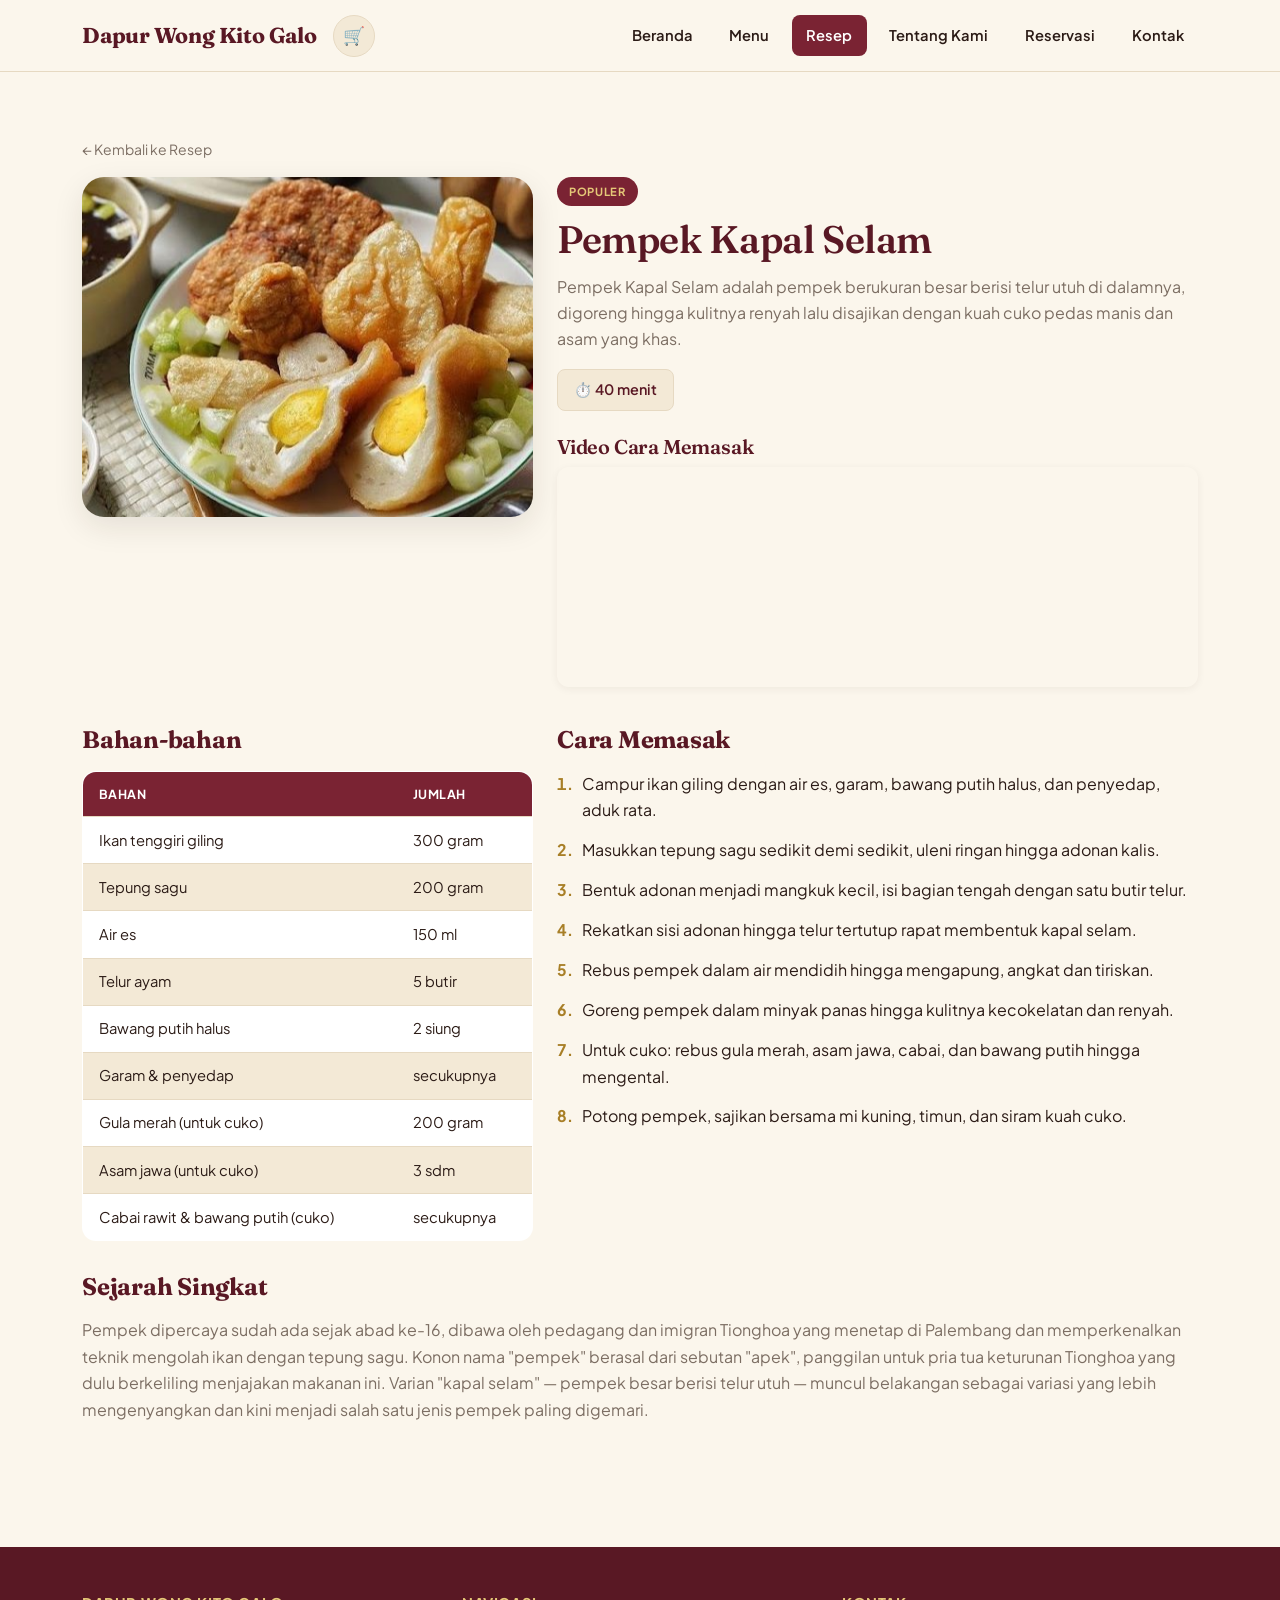
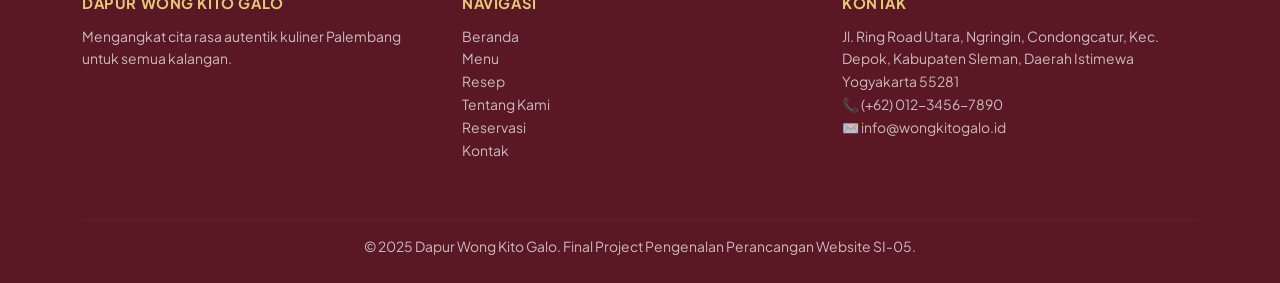
<file: detail-pempek-kapal-selam.html>
<!DOCTYPE html>
<html lang="id">
<head>
  <meta charset="UTF-8" />
  <meta name="viewport" content="width=device-width, initial-scale=1.0" />
  <title>Resep Pempek Kapal Selam — Dapur Wong Kito Galo</title>
  <link rel="stylesheet" href="https://cdn.jsdelivr.net/npm/bootstrap@5.3.3/dist/css/bootstrap.min.css" />
  <link rel="stylesheet" href="style2.css" />
</head>
<body>
  <nav class="navbar navbar-expand-lg sticky-top">
    <div class="container">
      <a class="navbar-brand fw-bold" href="index.html">Dapur Wong Kito Galo</a>
            <button class="cart-btn me-2" type="button" data-bs-toggle="offcanvas" data-bs-target="#cartOffcanvas" aria-controls="cartOffcanvas" title="Keranjang" aria-label="Buka keranjang belanja">
        🛒
        <span class="cart-badge d-none">0</span>
      </button>
      <button class="navbar-toggler" type="button" data-bs-toggle="collapse" data-bs-target="#navMenu" aria-label="Buka menu navigasi">
        <span class="navbar-toggler-icon"></span>
      </button>
      <div class="collapse navbar-collapse" id="navMenu">
        <ul class="navbar-nav ms-auto gap-2">
          <li class="nav-item"><a class="nav-link" href="index.html">Beranda</a></li>
          <li class="nav-item"><a class="nav-link" href="menu.html">Menu</a></li>
          <li class="nav-item"><a class="nav-link active" href="resep.html">Resep</a></li>
          <li class="nav-item"><a class="nav-link" href="about.html">Tentang Kami</a></li>
          <li class="nav-item"><a class="nav-link" href="reservasi.html">Reservasi</a></li>
          <li class="nav-item"><a class="nav-link" href="kontak.html">Kontak</a></li>
        </ul>
      </div>
    </div>
  </nav>

  <div class="container section-pad">
    <a href="resep.html" class="text-muted small d-inline-block mb-3">← Kembali ke Resep</a>

    <div class="row g-4">
      <div class="col-lg-5">
        <img src="img/pempek kapal selam.jpeg" alt="Pempek Kapal Selam" class="recipe-img recipe-img-detail">
      </div>
      <div class="col-lg-7">
        <span class="badge-tag">Populer</span>
        <h1 class="recipe-detail-title">Pempek Kapal Selam</h1>
        <p class="text-muted">Pempek Kapal Selam adalah pempek berukuran besar berisi telur utuh di dalamnya, digoreng hingga kulitnya renyah lalu disajikan dengan kuah cuko pedas manis dan asam yang khas.</p>

        <div class="d-flex gap-3 flex-wrap mt-3">
          <div class="stat-box">⏱️ 40 menit</div>
        </div>

        <div class="mt-4">
          <h5 class="fw-600">Video Cara Memasak</h5>
          <div class="video-wrapper mt-2">
            <iframe
              src="https://www.youtube.com/embed/tJz3twA15yo?si=hWodokCpImrIgEcg"
              title="Video cara memasak Pempek Kapal Selam"
              frameborder="0"
              allowfullscreen
              style="width:100%;height:220px;border-radius:12px;"
            ></iframe>
          </div>
        </div>
      </div>
    </div>

    <div class="row g-4 mt-2">
      <div class="col-lg-5">
        <h4 class="fw-bold mb-3 heading-dark">Bahan-bahan</h4>
        <table class="jam-table">
          <thead>
            <tr><th>Bahan</th><th>Jumlah</th></tr>
          </thead>
          <tbody>
            <tr><td>Ikan tenggiri giling</td><td>300 gram</td></tr>
            <tr><td>Tepung sagu</td><td>200 gram</td></tr>
            <tr><td>Air es</td><td>150 ml</td></tr>
            <tr><td>Telur ayam</td><td>5 butir</td></tr>
            <tr><td>Bawang putih halus</td><td>2 siung</td></tr>
            <tr><td>Garam & penyedap</td><td>secukupnya</td></tr>
            <tr><td>Gula merah (untuk cuko)</td><td>200 gram</td></tr>
            <tr><td>Asam jawa (untuk cuko)</td><td>3 sdm</td></tr>
            <tr><td>Cabai rawit & bawang putih (cuko)</td><td>secukupnya</td></tr>
          </tbody>
        </table>
      </div>

      <div class="col-lg-7">
        <h4 class="fw-bold mb-3 heading-dark">Cara Memasak</h4>
        <ol class="cooking-steps">
          <li>Campur ikan giling dengan air es, garam, bawang putih halus, dan penyedap, aduk rata.</li>
          <li>Masukkan tepung sagu sedikit demi sedikit, uleni ringan hingga adonan kalis.</li>
          <li>Bentuk adonan menjadi mangkuk kecil, isi bagian tengah dengan satu butir telur.</li>
          <li>Rekatkan sisi adonan hingga telur tertutup rapat membentuk kapal selam.</li>
          <li>Rebus pempek dalam air mendidih hingga mengapung, angkat dan tiriskan.</li>
          <li>Goreng pempek dalam minyak panas hingga kulitnya kecokelatan dan renyah.</li>
          <li>Untuk cuko: rebus gula merah, asam jawa, cabai, dan bawang putih hingga mengental.</li>
          <li>Potong pempek, sajikan bersama mi kuning, timun, dan siram kuah cuko.</li>
        </ol>
      </div>
    </div>

    <div class="row g-4 mt-2">
      <div class="col-12">
        <h4 class="fw-bold mb-3 heading-dark">Sejarah Singkat</h4>
        <p class="text-muted">Pempek dipercaya sudah ada sejak abad ke-16, dibawa oleh pedagang dan imigran Tionghoa yang menetap di Palembang dan memperkenalkan teknik mengolah ikan dengan tepung sagu. Konon nama "pempek" berasal dari sebutan "apek", panggilan untuk pria tua keturunan Tionghoa yang dulu berkeliling menjajakan makanan ini. Varian "kapal selam" — pempek besar berisi telur utuh — muncul belakangan sebagai variasi yang lebih mengenyangkan dan kini menjadi salah satu jenis pempek paling digemari.</p>
      </div>
    </div>
  </div>

  <footer class="site-footer mt-5">
    <div class="container">
      <div class="row">
        <div class="col-md-4 mb-3">
          <h6 class="fw-bold">Dapur Wong Kito Galo</h6>
          <p class="small">Mengangkat cita rasa autentik kuliner Palembang untuk semua kalangan.</p>
        </div>
        <div class="col-md-4 mb-3">
          <h6 class="fw-bold">Navigasi</h6>
          <ul class="list-unstyled small">
            <li><a href="index.html">Beranda</a></li>
            <li><a href="menu.html">Menu</a></li>
            <li><a href="resep.html">Resep</a></li>
            <li><a href="about.html">Tentang Kami</a></li>
            <li><a href="reservasi.html">Reservasi</a></li>
            <li><a href="kontak.html">Kontak</a></li>
          </ul>
        </div>
        <div class="col-md-4 mb-3">
          <h6 class="fw-bold">Kontak</h6>
          <p class="small">Jl. Ring Road Utara, Ngringin, Condongcatur, Kec. Depok, Kabupaten Sleman,
            Daerah Istimewa Yogyakarta 55281
            <br>📞 (+62) 012-3456-7890<br>✉️ info@wongkitogalo.id</p>
        </div>
      </div>
      <hr>
      <p class="text-center small mb-0">© 2025 Dapur Wong Kito Galo. Final Project Pengenalan Perancangan Website SI-05.</p>
    </div>
  </footer>

  <!-- OFFCANVAS KERANJANG (JS Blok 3: Cart System) -->
  <div class="offcanvas offcanvas-end" tabindex="-1" id="cartOffcanvas" aria-labelledby="cartOffcanvasLabel">
    <div class="offcanvas-cart-header d-flex align-items-center justify-content-between">
      <h5 class="mb-0" id="cartOffcanvasLabel">🛒 Keranjang Saya</h5>
      <button type="button" class="btn-close btn-close-white" data-bs-dismiss="offcanvas" aria-label="Close"></button>
    </div>
    <div class="offcanvas-body p-0 d-flex flex-column">
      <div class="px-4 flex-grow-1" style="overflow-y:auto;">
        <div id="cartEmptyState" class="cart-empty-state">
          <div class="icon">🛒</div>
          <p class="mb-0">Keranjang kamu masih kosong.<br>Yuk pilih menu favoritmu!</p>
        </div>
        <div id="cartItemsList"></div>
      </div>
      <div id="cartFooter" class="cart-footer" style="display:none;">
        <div class="cart-total-row">
          <span>Total</span>
          <span id="cartTotalPrice">Rp 0</span>
        </div>
        <a href="reservasi.html" class="btn-submit d-block text-center text-decoration-none">Lanjut ke Reservasi</a>
        <button type="button" id="cartClearBtn" class="btn btn-link text-muted small w-100 mt-2">Kosongkan Keranjang</button>
      </div>
    </div>
  </div>

  <script src="https://cdn.jsdelivr.net/npm/bootstrap@5.3.3/dist/js/bootstrap.bundle.min.js"></script>
  <script src="script.js"></script>
</body>
</html>
</file>
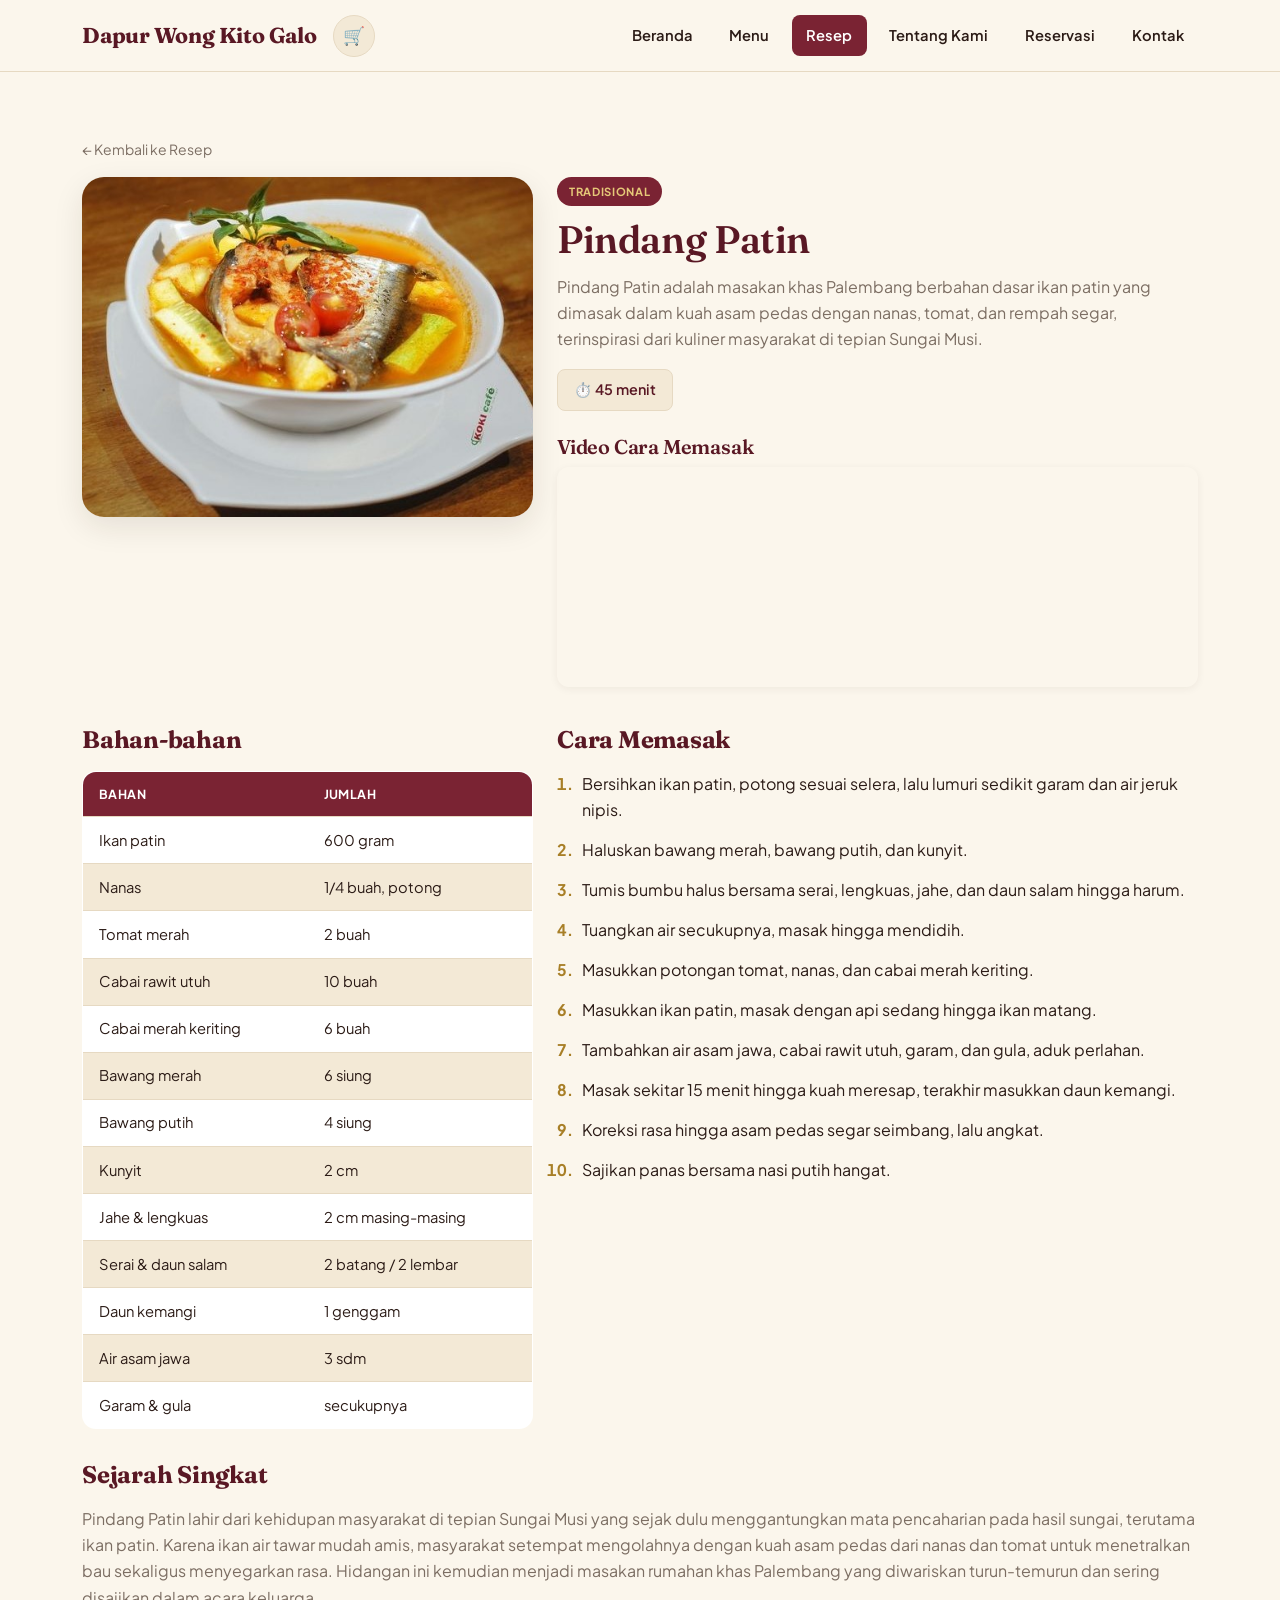
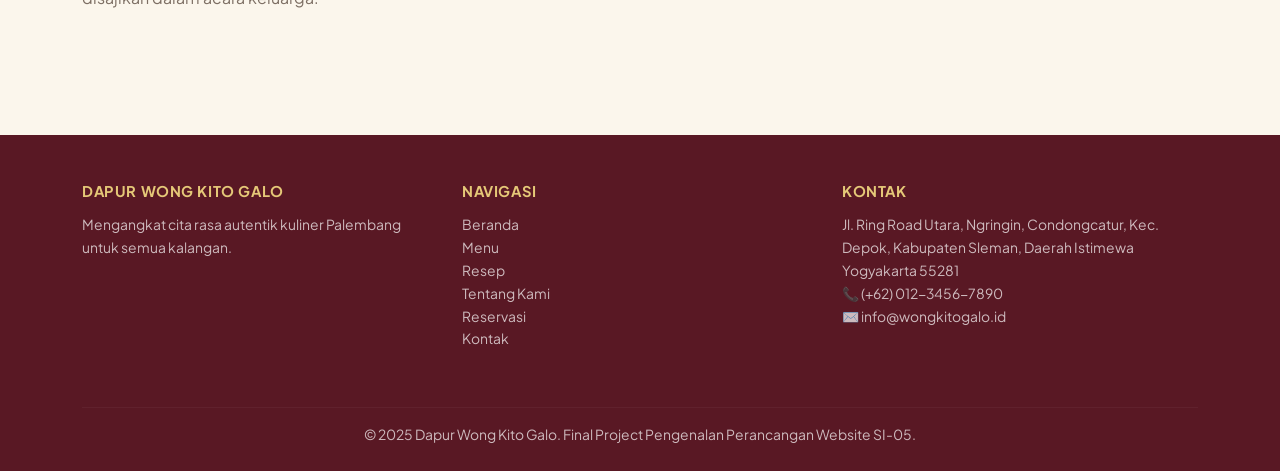
<file: detail-pindang-patin.html>
<!DOCTYPE html>
<html lang="id">
<head>
  <meta charset="UTF-8" />
  <meta name="viewport" content="width=device-width, initial-scale=1.0" />
  <title>Resep Pindang Patin — Dapur Wong Kito Galo</title>
  <link rel="stylesheet" href="https://cdn.jsdelivr.net/npm/bootstrap@5.3.3/dist/css/bootstrap.min.css" />
  <link rel="stylesheet" href="style2.css" />
</head>
<body>
  <nav class="navbar navbar-expand-lg sticky-top">
    <div class="container">
      <a class="navbar-brand fw-bold" href="index.html">Dapur Wong Kito Galo</a>
            <button class="cart-btn me-2" type="button" data-bs-toggle="offcanvas" data-bs-target="#cartOffcanvas" aria-controls="cartOffcanvas" title="Keranjang" aria-label="Buka keranjang belanja">
        🛒
        <span class="cart-badge d-none">0</span>
      </button>
      <button class="navbar-toggler" type="button" data-bs-toggle="collapse" data-bs-target="#navMenu" aria-label="Buka menu navigasi">
        <span class="navbar-toggler-icon"></span>
      </button>
      <div class="collapse navbar-collapse" id="navMenu">
        <ul class="navbar-nav ms-auto gap-2">
          <li class="nav-item"><a class="nav-link" href="index.html">Beranda</a></li>
          <li class="nav-item"><a class="nav-link" href="menu.html">Menu</a></li>
          <li class="nav-item"><a class="nav-link active" href="resep.html">Resep</a></li>
          <li class="nav-item"><a class="nav-link" href="about.html">Tentang Kami</a></li>
          <li class="nav-item"><a class="nav-link" href="reservasi.html">Reservasi</a></li>
          <li class="nav-item"><a class="nav-link" href="kontak.html">Kontak</a></li>
        </ul>
      </div>
    </div>
  </nav>

  <div class="container section-pad">
    <a href="resep.html" class="text-muted small d-inline-block mb-3">← Kembali ke Resep</a>

    <div class="row g-4">
      <div class="col-lg-5">
        <img src="img/pindang patin.jpeg" alt="Pindang Patin" class="recipe-img recipe-img-detail">
      </div>
      <div class="col-lg-7">
        <span class="badge-tag">Tradisional</span>
        <h1 class="recipe-detail-title">Pindang Patin</h1>
        <p class="text-muted">Pindang Patin adalah masakan khas Palembang berbahan dasar ikan patin yang dimasak dalam kuah asam pedas dengan nanas, tomat, dan rempah segar, terinspirasi dari kuliner masyarakat di tepian Sungai Musi.</p>

        <div class="d-flex gap-3 flex-wrap mt-3">
          <div class="stat-box">⏱️ 45 menit</div>
        </div>

        <div class="mt-4">
          <h5 class="fw-600">Video Cara Memasak</h5>
          <div class="video-wrapper mt-2">
            <iframe
              src="https://www.youtube.com/embed/-1Gkouyq_Ps?si=ey5ei8yeL2_FF_Ho"
              title="Video cara memasak Pindang Patin"
              frameborder="0"
              allowfullscreen
              style="width:100%;height:220px;border-radius:12px;"
            ></iframe>
          </div>
        </div>
      </div>
    </div>

    <div class="row g-4 mt-2">
      <div class="col-lg-5">
        <h4 class="fw-bold mb-3 heading-dark">Bahan-bahan</h4>
        <table class="jam-table">
          <thead>
            <tr><th>Bahan</th><th>Jumlah</th></tr>
          </thead>
          <tbody>
            <tr><td>Ikan patin</td><td>600 gram</td></tr>
            <tr><td>Nanas</td><td>1/4 buah, potong</td></tr>
            <tr><td>Tomat merah</td><td>2 buah</td></tr>
            <tr><td>Cabai rawit utuh</td><td>10 buah</td></tr>
            <tr><td>Cabai merah keriting</td><td>6 buah</td></tr>
            <tr><td>Bawang merah</td><td>6 siung</td></tr>
            <tr><td>Bawang putih</td><td>4 siung</td></tr>
            <tr><td>Kunyit</td><td>2 cm</td></tr>
            <tr><td>Jahe & lengkuas</td><td>2 cm masing-masing</td></tr>
            <tr><td>Serai & daun salam</td><td>2 batang / 2 lembar</td></tr>
            <tr><td>Daun kemangi</td><td>1 genggam</td></tr>
            <tr><td>Air asam jawa</td><td>3 sdm</td></tr>
            <tr><td>Garam & gula</td><td>secukupnya</td></tr>
          </tbody>
        </table>
      </div>

      <div class="col-lg-7">
        <h4 class="fw-bold mb-3 heading-dark">Cara Memasak</h4>
        <ol class="cooking-steps">
          <li>Bersihkan ikan patin, potong sesuai selera, lalu lumuri sedikit garam dan air jeruk nipis.</li>
          <li>Haluskan bawang merah, bawang putih, dan kunyit.</li>
          <li>Tumis bumbu halus bersama serai, lengkuas, jahe, dan daun salam hingga harum.</li>
          <li>Tuangkan air secukupnya, masak hingga mendidih.</li>
          <li>Masukkan potongan tomat, nanas, dan cabai merah keriting.</li>
          <li>Masukkan ikan patin, masak dengan api sedang hingga ikan matang.</li>
          <li>Tambahkan air asam jawa, cabai rawit utuh, garam, dan gula, aduk perlahan.</li>
          <li>Masak sekitar 15 menit hingga kuah meresap, terakhir masukkan daun kemangi.</li>
          <li>Koreksi rasa hingga asam pedas segar seimbang, lalu angkat.</li>
          <li>Sajikan panas bersama nasi putih hangat.</li>
        </ol>
      </div>
    </div>

    <div class="row g-4 mt-2">
      <div class="col-12">
        <h4 class="fw-bold mb-3 heading-dark">Sejarah Singkat</h4>
        <p class="text-muted">Pindang Patin lahir dari kehidupan masyarakat di tepian Sungai Musi yang sejak dulu menggantungkan mata pencaharian pada hasil sungai, terutama ikan patin. Karena ikan air tawar mudah amis, masyarakat setempat mengolahnya dengan kuah asam pedas dari nanas dan tomat untuk menetralkan bau sekaligus menyegarkan rasa. Hidangan ini kemudian menjadi masakan rumahan khas Palembang yang diwariskan turun-temurun dan sering disajikan dalam acara keluarga.</p>
      </div>
    </div>
  </div>

  <footer class="site-footer mt-5">
    <div class="container">
      <div class="row">
        <div class="col-md-4 mb-3">
          <h6 class="fw-bold">Dapur Wong Kito Galo</h6>
          <p class="small">Mengangkat cita rasa autentik kuliner Palembang untuk semua kalangan.</p>
        </div>
        <div class="col-md-4 mb-3">
          <h6 class="fw-bold">Navigasi</h6>
          <ul class="list-unstyled small">
            <li><a href="index.html">Beranda</a></li>
            <li><a href="menu.html">Menu</a></li>
            <li><a href="resep.html">Resep</a></li>
            <li><a href="about.html">Tentang Kami</a></li>
            <li><a href="reservasi.html">Reservasi</a></li>
            <li><a href="kontak.html">Kontak</a></li>
          </ul>
        </div>
        <div class="col-md-4 mb-3">
          <h6 class="fw-bold">Kontak</h6>
          <p class="small">Jl. Ring Road Utara, Ngringin, Condongcatur, Kec. Depok, Kabupaten Sleman,
            Daerah Istimewa Yogyakarta 55281
            <br>📞 (+62) 012-3456-7890<br>✉️ info@wongkitogalo.id</p>
        </div>
      </div>
      <hr>
      <p class="text-center small mb-0">© 2025 Dapur Wong Kito Galo. Final Project Pengenalan Perancangan Website SI-05.</p>
    </div>
  </footer>

  <!-- OFFCANVAS KERANJANG (JS Blok 3: Cart System) -->
  <div class="offcanvas offcanvas-end" tabindex="-1" id="cartOffcanvas" aria-labelledby="cartOffcanvasLabel">
    <div class="offcanvas-cart-header d-flex align-items-center justify-content-between">
      <h5 class="mb-0" id="cartOffcanvasLabel">🛒 Keranjang Saya</h5>
      <button type="button" class="btn-close btn-close-white" data-bs-dismiss="offcanvas" aria-label="Close"></button>
    </div>
    <div class="offcanvas-body p-0 d-flex flex-column">
      <div class="px-4 flex-grow-1" style="overflow-y:auto;">
        <div id="cartEmptyState" class="cart-empty-state">
          <div class="icon">🛒</div>
          <p class="mb-0">Keranjang kamu masih kosong.<br>Yuk pilih menu favoritmu!</p>
        </div>
        <div id="cartItemsList"></div>
      </div>
      <div id="cartFooter" class="cart-footer" style="display:none;">
        <div class="cart-total-row">
          <span>Total</span>
          <span id="cartTotalPrice">Rp 0</span>
        </div>
        <a href="reservasi.html" class="btn-submit d-block text-center text-decoration-none">Lanjut ke Reservasi</a>
        <button type="button" id="cartClearBtn" class="btn btn-link text-muted small w-100 mt-2">Kosongkan Keranjang</button>
      </div>
    </div>
  </div>

  <script src="https://cdn.jsdelivr.net/npm/bootstrap@5.3.3/dist/js/bootstrap.bundle.min.js"></script>
  <script src="script.js"></script>
</body>
</html>
</file>
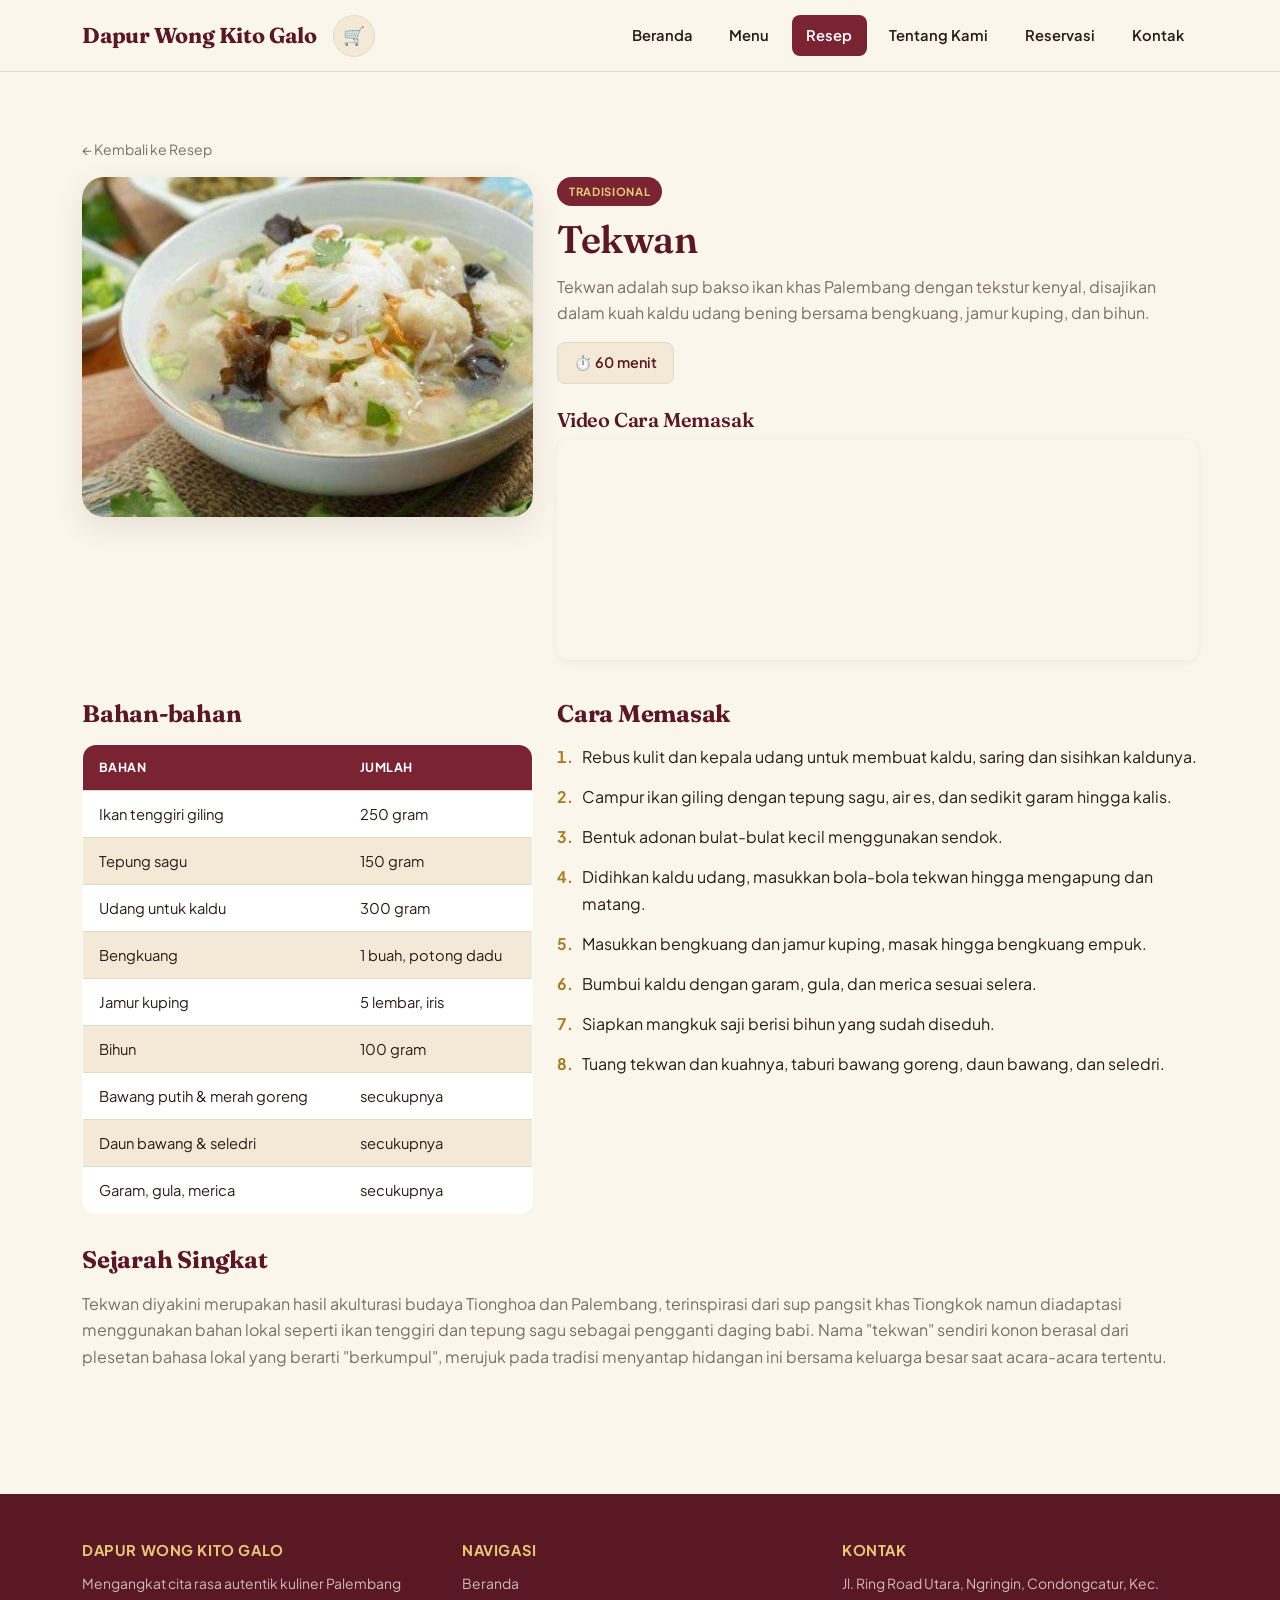
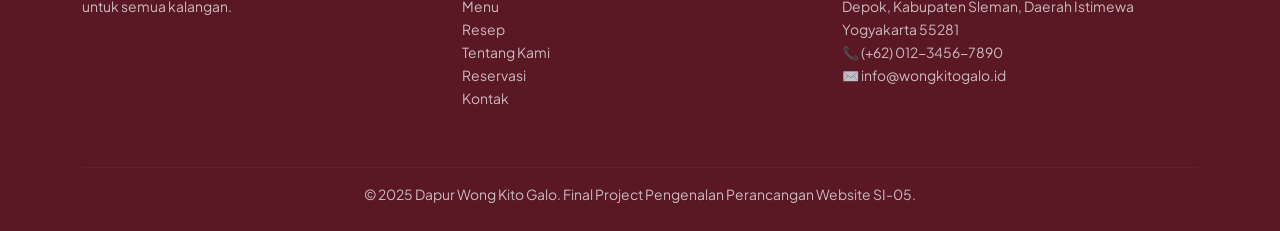
<file: detail-tekwan.html>
<!DOCTYPE html>
<html lang="id">
<head>
  <meta charset="UTF-8" />
  <meta name="viewport" content="width=device-width, initial-scale=1.0" />
  <title>Resep Tekwan — Dapur Wong Kito Galo</title>
  <link rel="stylesheet" href="https://cdn.jsdelivr.net/npm/bootstrap@5.3.3/dist/css/bootstrap.min.css" />
  <link rel="stylesheet" href="style2.css" />
</head>
<body>
  <nav class="navbar navbar-expand-lg sticky-top">
    <div class="container">
      <a class="navbar-brand fw-bold" href="index.html">Dapur Wong Kito Galo</a>
            <button class="cart-btn me-2" type="button" data-bs-toggle="offcanvas" data-bs-target="#cartOffcanvas" aria-controls="cartOffcanvas" title="Keranjang" aria-label="Buka keranjang belanja">
        🛒
        <span class="cart-badge d-none">0</span>
      </button>
      <button class="navbar-toggler" type="button" data-bs-toggle="collapse" data-bs-target="#navMenu" aria-label="Buka menu navigasi">
        <span class="navbar-toggler-icon"></span>
      </button>
      <div class="collapse navbar-collapse" id="navMenu">
        <ul class="navbar-nav ms-auto gap-2">
          <li class="nav-item"><a class="nav-link" href="index.html">Beranda</a></li>
          <li class="nav-item"><a class="nav-link" href="menu.html">Menu</a></li>
          <li class="nav-item"><a class="nav-link active" href="resep.html">Resep</a></li>
          <li class="nav-item"><a class="nav-link" href="about.html">Tentang Kami</a></li>
          <li class="nav-item"><a class="nav-link" href="reservasi.html">Reservasi</a></li>
          <li class="nav-item"><a class="nav-link" href="kontak.html">Kontak</a></li>
        </ul>
      </div>
    </div>
  </nav>

  <div class="container section-pad">
    <a href="resep.html" class="text-muted small d-inline-block mb-3">← Kembali ke Resep</a>

    <div class="row g-4">
      <div class="col-lg-5">
        <img src="img/tekwan.jpeg" alt="Tekwan" class="recipe-img recipe-img-detail">
      </div>
      <div class="col-lg-7">
        <span class="badge-tag">Tradisional</span>
        <h1 class="recipe-detail-title">Tekwan</h1>
        <p class="text-muted">Tekwan adalah sup bakso ikan khas Palembang dengan tekstur kenyal, disajikan dalam kuah kaldu udang bening bersama bengkuang, jamur kuping, dan bihun.</p>

        <div class="d-flex gap-3 flex-wrap mt-3">
          <div class="stat-box">⏱️ 60 menit</div>
        </div>

        <div class="mt-4">
          <h5 class="fw-600">Video Cara Memasak</h5>
          <div class="video-wrapper mt-2">
            <iframe
              src="https://www.youtube.com/embed/t5lrV4s4dKA?si=j3gMKBbTHFnSRDaa"
              title="Video cara memasak Tekwan"
              frameborder="0"
              allowfullscreen
              style="width:100%;height:220px;border-radius:12px;"
            ></iframe>
          </div>
        </div>
      </div>
    </div>

    <div class="row g-4 mt-2">
      <div class="col-lg-5">
        <h4 class="fw-bold mb-3 heading-dark">Bahan-bahan</h4>
        <table class="jam-table">
          <thead>
            <tr><th>Bahan</th><th>Jumlah</th></tr>
          </thead>
          <tbody>
            <tr><td>Ikan tenggiri giling</td><td>250 gram</td></tr>
            <tr><td>Tepung sagu</td><td>150 gram</td></tr>
            <tr><td>Udang untuk kaldu</td><td>300 gram</td></tr>
            <tr><td>Bengkuang</td><td>1 buah, potong dadu</td></tr>
            <tr><td>Jamur kuping</td><td>5 lembar, iris</td></tr>
            <tr><td>Bihun</td><td>100 gram</td></tr>
            <tr><td>Bawang putih & merah goreng</td><td>secukupnya</td></tr>
            <tr><td>Daun bawang & seledri</td><td>secukupnya</td></tr>
            <tr><td>Garam, gula, merica</td><td>secukupnya</td></tr>
          </tbody>
        </table>
      </div>

      <div class="col-lg-7">
        <h4 class="fw-bold mb-3 heading-dark">Cara Memasak</h4>
        <ol class="cooking-steps">
          <li>Rebus kulit dan kepala udang untuk membuat kaldu, saring dan sisihkan kaldunya.</li>
          <li>Campur ikan giling dengan tepung sagu, air es, dan sedikit garam hingga kalis.</li>
          <li>Bentuk adonan bulat-bulat kecil menggunakan sendok.</li>
          <li>Didihkan kaldu udang, masukkan bola-bola tekwan hingga mengapung dan matang.</li>
          <li>Masukkan bengkuang dan jamur kuping, masak hingga bengkuang empuk.</li>
          <li>Bumbui kaldu dengan garam, gula, dan merica sesuai selera.</li>
          <li>Siapkan mangkuk saji berisi bihun yang sudah diseduh.</li>
          <li>Tuang tekwan dan kuahnya, taburi bawang goreng, daun bawang, dan seledri.</li>
        </ol>
      </div>
    </div>

    <div class="row g-4 mt-2">
      <div class="col-12">
        <h4 class="fw-bold mb-3 heading-dark">Sejarah Singkat</h4>
        <p class="text-muted">Tekwan diyakini merupakan hasil akulturasi budaya Tionghoa dan Palembang, terinspirasi dari sup pangsit khas Tiongkok namun diadaptasi menggunakan bahan lokal seperti ikan tenggiri dan tepung sagu sebagai pengganti daging babi. Nama "tekwan" sendiri konon berasal dari plesetan bahasa lokal yang berarti "berkumpul", merujuk pada tradisi menyantap hidangan ini bersama keluarga besar saat acara-acara tertentu.</p>
      </div>
    </div>
  </div>

  <footer class="site-footer mt-5">
    <div class="container">
      <div class="row">
        <div class="col-md-4 mb-3">
          <h6 class="fw-bold">Dapur Wong Kito Galo</h6>
          <p class="small">Mengangkat cita rasa autentik kuliner Palembang untuk semua kalangan.</p>
        </div>
        <div class="col-md-4 mb-3">
          <h6 class="fw-bold">Navigasi</h6>
          <ul class="list-unstyled small">
            <li><a href="index.html">Beranda</a></li>
            <li><a href="menu.html">Menu</a></li>
            <li><a href="resep.html">Resep</a></li>
            <li><a href="about.html">Tentang Kami</a></li>
            <li><a href="reservasi.html">Reservasi</a></li>
            <li><a href="kontak.html">Kontak</a></li>
          </ul>
        </div>
        <div class="col-md-4 mb-3">
          <h6 class="fw-bold">Kontak</h6>
          <p class="small">Jl. Ring Road Utara, Ngringin, Condongcatur, Kec. Depok, Kabupaten Sleman,
            Daerah Istimewa Yogyakarta 55281
            <br>📞 (+62) 012-3456-7890<br>✉️ info@wongkitogalo.id</p>
        </div>
      </div>
      <hr>
      <p class="text-center small mb-0">© 2025 Dapur Wong Kito Galo. Final Project Pengenalan Perancangan Website SI-05.</p>
    </div>
  </footer>

  <!-- OFFCANVAS KERANJANG (JS Blok 3: Cart System) -->
  <div class="offcanvas offcanvas-end" tabindex="-1" id="cartOffcanvas" aria-labelledby="cartOffcanvasLabel">
    <div class="offcanvas-cart-header d-flex align-items-center justify-content-between">
      <h5 class="mb-0" id="cartOffcanvasLabel">🛒 Keranjang Saya</h5>
      <button type="button" class="btn-close btn-close-white" data-bs-dismiss="offcanvas" aria-label="Close"></button>
    </div>
    <div class="offcanvas-body p-0 d-flex flex-column">
      <div class="px-4 flex-grow-1" style="overflow-y:auto;">
        <div id="cartEmptyState" class="cart-empty-state">
          <div class="icon">🛒</div>
          <p class="mb-0">Keranjang kamu masih kosong.<br>Yuk pilih menu favoritmu!</p>
        </div>
        <div id="cartItemsList"></div>
      </div>
      <div id="cartFooter" class="cart-footer" style="display:none;">
        <div class="cart-total-row">
          <span>Total</span>
          <span id="cartTotalPrice">Rp 0</span>
        </div>
        <a href="reservasi.html" class="btn-submit d-block text-center text-decoration-none">Lanjut ke Reservasi</a>
        <button type="button" id="cartClearBtn" class="btn btn-link text-muted small w-100 mt-2">Kosongkan Keranjang</button>
      </div>
    </div>
  </div>

  <script src="https://cdn.jsdelivr.net/npm/bootstrap@5.3.3/dist/js/bootstrap.bundle.min.js"></script>
  <script src="script.js"></script>
</body>
</html>
</file>
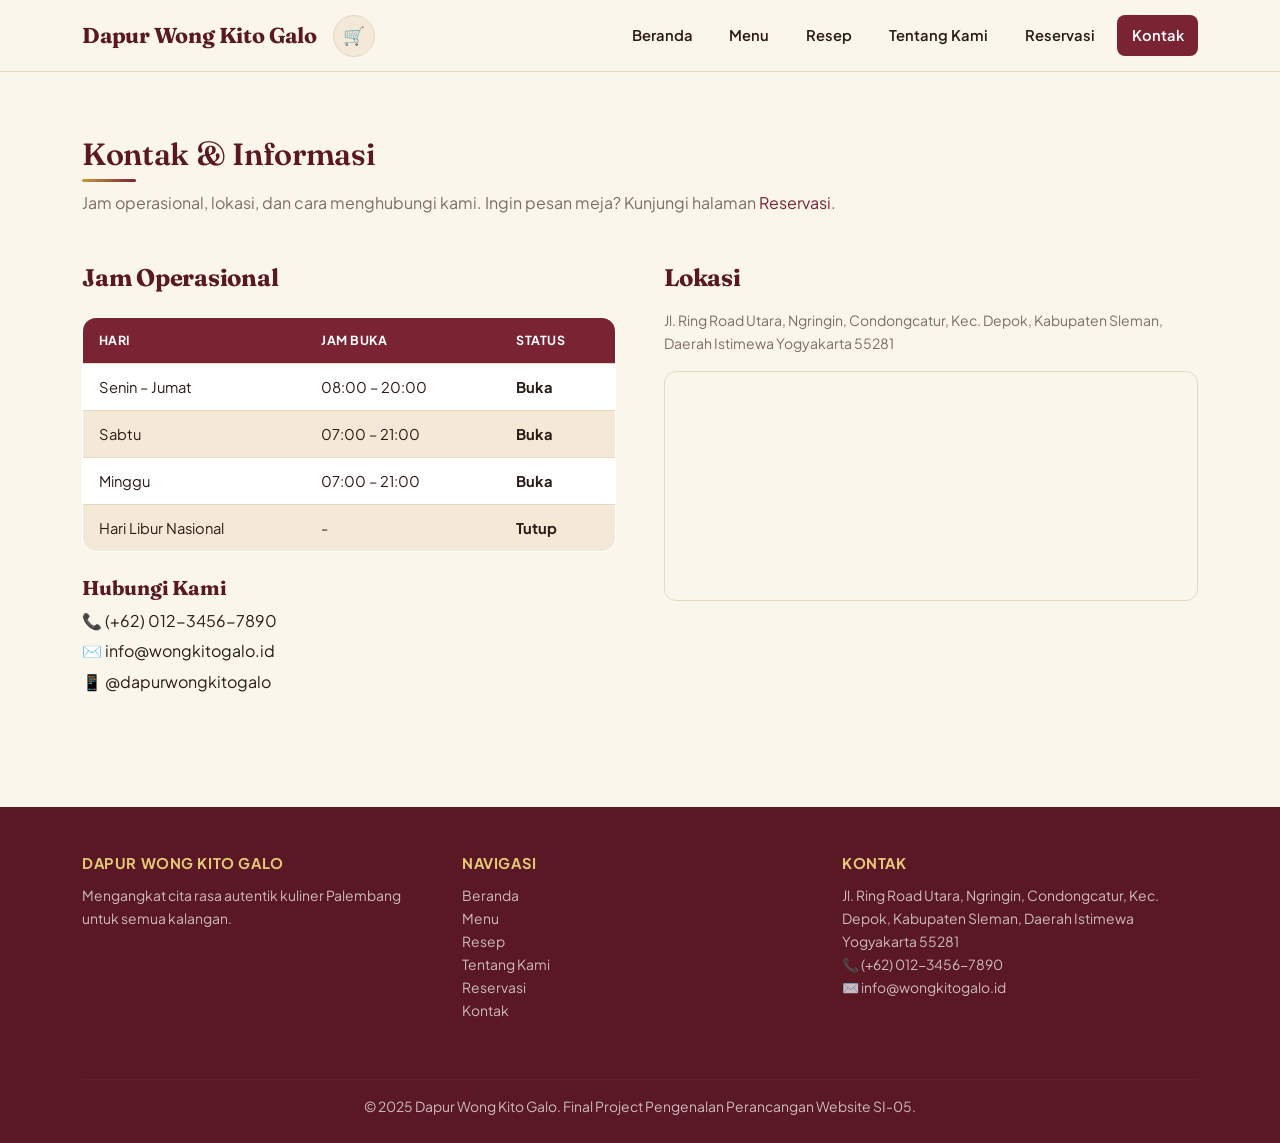
<file: kontak.html>
<!DOCTYPE html>
<html lang="id">
<head>
  <meta charset="UTF-8" />
  <meta name="viewport" content="width=device-width, initial-scale=1.0" />
  <title>Kontak — Dapur Wong Kito Galo</title>
  <link rel="stylesheet" href="https://cdn.jsdelivr.net/npm/bootstrap@5.3.3/dist/css/bootstrap.min.css" />
  <link rel="stylesheet" href="style2.css" />
</head>
<body>
  <nav class="navbar navbar-expand-lg sticky-top">
    <div class="container">
      <a class="navbar-brand fw-bold" href="index.html">Dapur Wong Kito Galo</a>
            <button class="cart-btn me-2" type="button" data-bs-toggle="offcanvas" data-bs-target="#cartOffcanvas" aria-controls="cartOffcanvas" title="Keranjang" aria-label="Buka keranjang belanja">
        🛒
        <span class="cart-badge d-none">0</span>
      </button>
      <button class="navbar-toggler" type="button" data-bs-toggle="collapse" data-bs-target="#navMenu" aria-label="Buka menu navigasi">
        <span class="navbar-toggler-icon"></span>
      </button>
      <div class="collapse navbar-collapse" id="navMenu">
        <ul class="navbar-nav ms-auto gap-2">
          <li class="nav-item"><a class="nav-link" href="index.html">Beranda</a></li>
          <li class="nav-item"><a class="nav-link" href="menu.html">Menu</a></li>
          <li class="nav-item"><a class="nav-link" href="resep.html">Resep</a></li>
          <li class="nav-item"><a class="nav-link" href="about.html">Tentang Kami</a></li>
          <li class="nav-item"><a class="nav-link" href="reservasi.html">Reservasi</a></li>
          <li class="nav-item"><a class="nav-link active" href="kontak.html">Kontak</a></li>
        </ul>
      </div>
    </div>
  </nav>

  <div class="container section-pad">
    <h1 class="section-title mb-2">Kontak & Informasi</h1>
    <p class="text-muted mb-5">Jam operasional, lokasi, dan cara menghubungi kami. Ingin pesan meja? Kunjungi halaman <a href="reservasi.html">Reservasi</a>.</p>

    <div class="row g-5">
      <div class="col-lg-6">
        <h4 class="fw-bold mb-4 heading-dark">Jam Operasional</h4>
        <table class="jam-table mb-4">
          <thead>
            <tr><th>Hari</th><th>Jam Buka</th><th>Status</th></tr>
          </thead>
          <tbody>
            <tr><td>Senin – Jumat</td><td>08:00 – 20:00</td><td class="status-open">Buka</td></tr>
            <tr><td>Sabtu</td><td>07:00 – 21:00</td><td class="status-open">Buka</td></tr>
            <tr><td>Minggu</td><td>07:00 – 21:00</td><td class="status-open">Buka</td></tr>
            <tr><td>Hari Libur Nasional</td><td>-</td><td class="status-open">Tutup</td></tr>
          </tbody>
        </table>

        <div class="mt-4">
          <h5 class="fw-bold mb-2 heading-dark">Hubungi Kami</h5>
          <p class="mb-1">📞 (+62) 012-3456-7890 </p>
          <p class="mb-1">✉️ info@wongkitogalo.id</p>
          <p class="mb-0">📱 @dapurwongkitogalo </p>
        </div>
      </div>

      <div class="col-lg-6">
        <h4 class="fw-bold mb-3 heading-dark">Lokasi</h4>
        <p class="text-muted small mb-3">Jl. Ring Road Utara, Ngringin, Condongcatur, Kec. Depok, Kabupaten Sleman, Daerah Istimewa Yogyakarta 55281</p>

        <div style="border-radius:12px; overflow:hidden; border:1px solid var(--border);">
          <iframe
            src="https://www.google.com/maps/embed?pb=!1m18!1m12!1m3!1d3953.2804301308856!2d110.40656067432197!3d-7.7600548769568345!2m3!1f0!2f0!3f0!3m2!1i1024!2i768!4f13.1!3m3!1m2!1s0x2e7a599bd3bdc4ef%3A0x6f1714b0c4544586!2sUniversitas%20Amikom%20Yogyakarta!5e0!3m2!1sid!2sid!4v1782952538335!5m2!1sid!2sid"
            width="100%"
            height="220"
            style="border:0;"
            allowfullscreen=""
            loading="lazy"
            title="Lokasi Dapur Wong Kito Galo"
          ></iframe>
        </div>
      </div>
    </div>
  </div>

  <footer class="site-footer mt-5">
    <div class="container">
      <div class="row">
        <div class="col-md-4 mb-3">
          <h6 class="fw-bold">Dapur Wong Kito Galo</h6>
          <p class="small">Mengangkat cita rasa autentik kuliner Palembang untuk semua kalangan.</p>
        </div>
        <div class="col-md-4 mb-3">
          <h6 class="fw-bold">Navigasi</h6>
          <ul class="list-unstyled small">
            <li><a href="index.html">Beranda</a></li>
            <li><a href="menu.html">Menu</a></li>
            <li><a href="resep.html">Resep</a></li>
            <li><a href="about.html">Tentang Kami</a></li>
            <li><a href="reservasi.html">Reservasi</a></li>
            <li><a href="kontak.html">Kontak</a></li>
          </ul>
        </div>
        <div class="col-md-4 mb-3">
          <h6 class="fw-bold">Kontak</h6>
          <p class="small">Jl. Ring Road Utara, Ngringin, Condongcatur, Kec. Depok, Kabupaten Sleman,
            Daerah Istimewa Yogyakarta 55281
            <br>📞 (+62) 012-3456-7890<br>✉️ info@wongkitogalo.id</p>
        </div>
      </div>
      <hr>
      <p class="text-center small mb-0">© 2025 Dapur Wong Kito Galo. Final Project Pengenalan Perancangan Website SI-05.</p>
    </div>
  </footer>

  <!-- KERANJANG -->
  <div class="offcanvas offcanvas-end" tabindex="-1" id="cartOffcanvas" aria-labelledby="cartOffcanvasLabel">
    <div class="offcanvas-cart-header d-flex align-items-center justify-content-between">
      <h5 class="mb-0" id="cartOffcanvasLabel">🛒 Keranjang Saya</h5>
      <button type="button" class="btn-close btn-close-white" data-bs-dismiss="offcanvas" aria-label="Close"></button>
    </div>
    <div class="offcanvas-body p-0 d-flex flex-column">
      <div class="px-4 flex-grow-1" style="overflow-y:auto;">
        <div id="cartEmptyState" class="cart-empty-state">
          <div class="icon">🛒</div>
          <p class="mb-0">Keranjang kamu masih kosong.<br>Yuk pilih menu favoritmu!</p>
        </div>
        <div id="cartItemsList"></div>
      </div>
      <div id="cartFooter" class="cart-footer" style="display:none;">
        <div class="cart-total-row">
          <span>Total</span>
          <span id="cartTotalPrice">Rp 0</span>
        </div>
        <a href="reservasi.html" class="btn-submit d-block text-center text-decoration-none">Lanjut ke Reservasi</a>
        <button type="button" id="cartClearBtn" class="btn btn-link text-muted small w-100 mt-2">Kosongkan Keranjang</button>
      </div>
    </div>
  </div>

  <script src="https://cdn.jsdelivr.net/npm/bootstrap@5.3.3/dist/js/bootstrap.bundle.min.js"></script>
  <script src="script.js"></script>
</body>
</html>
</file>
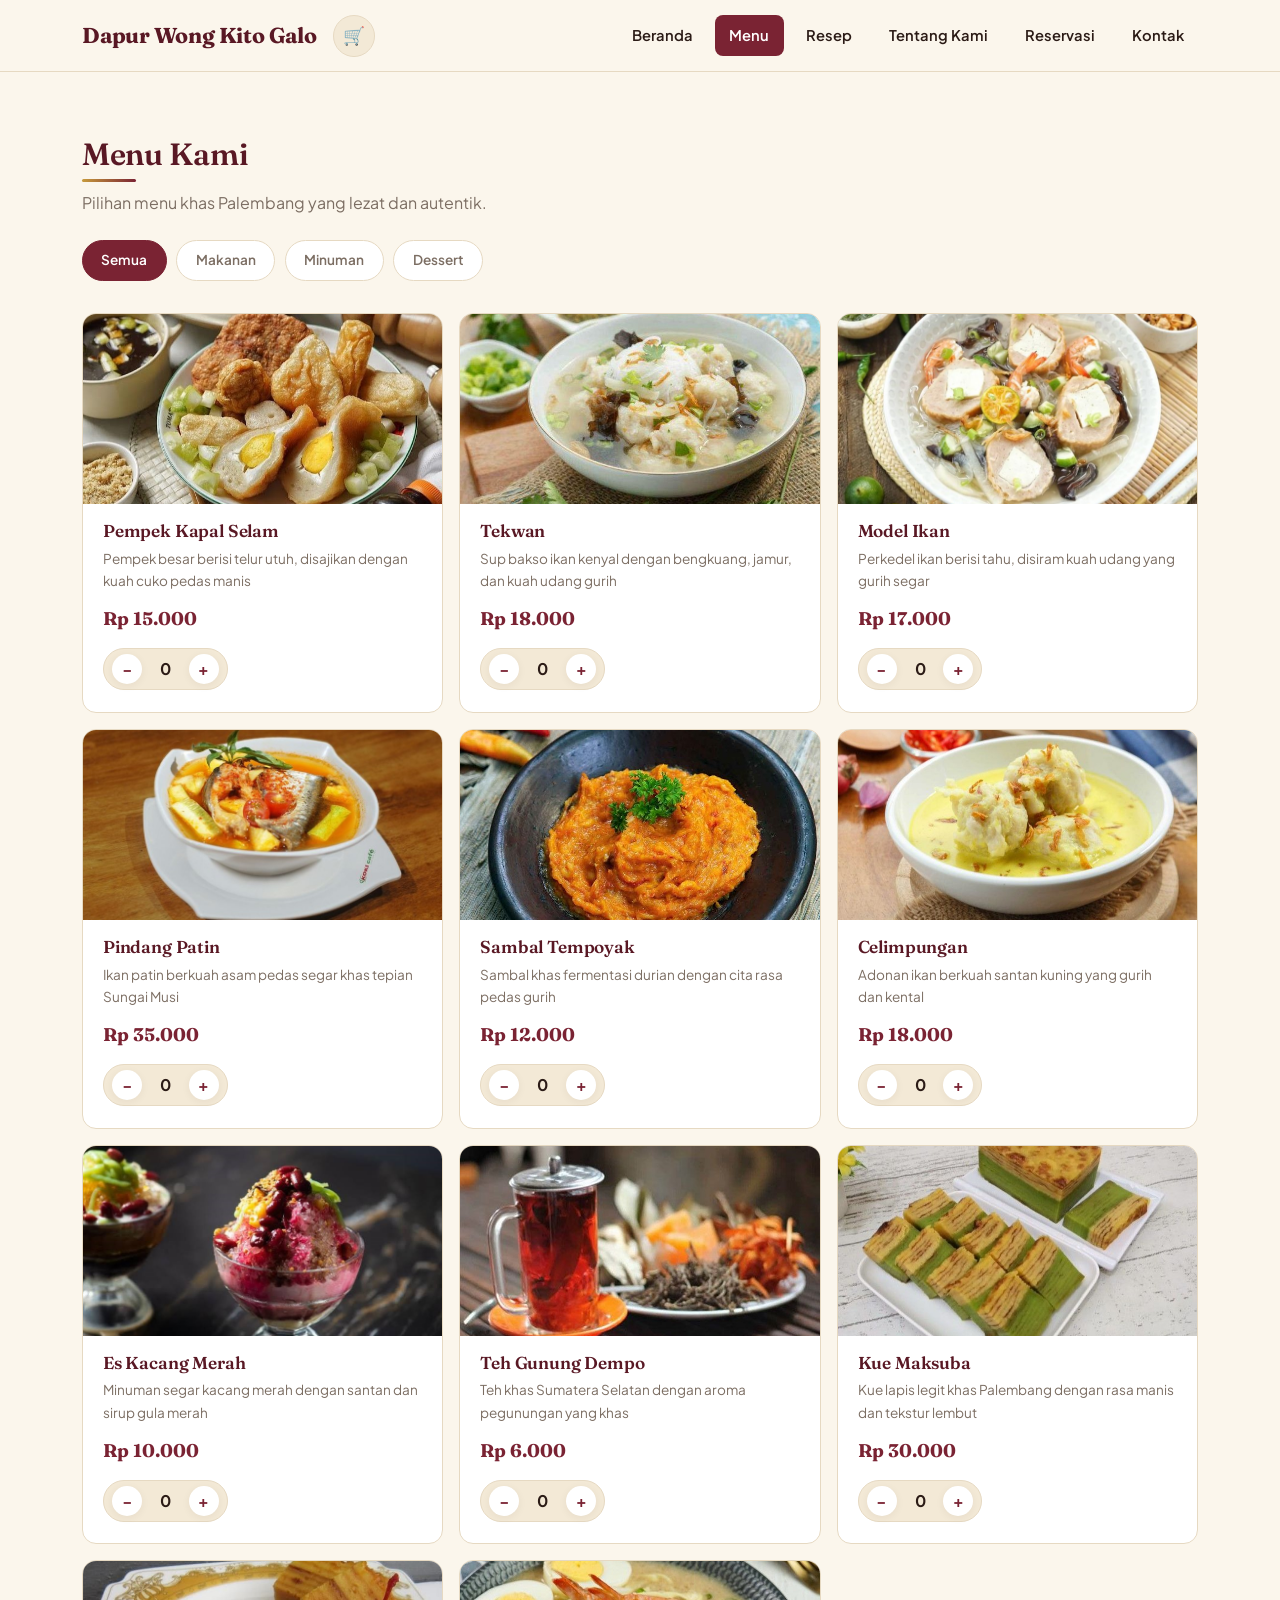
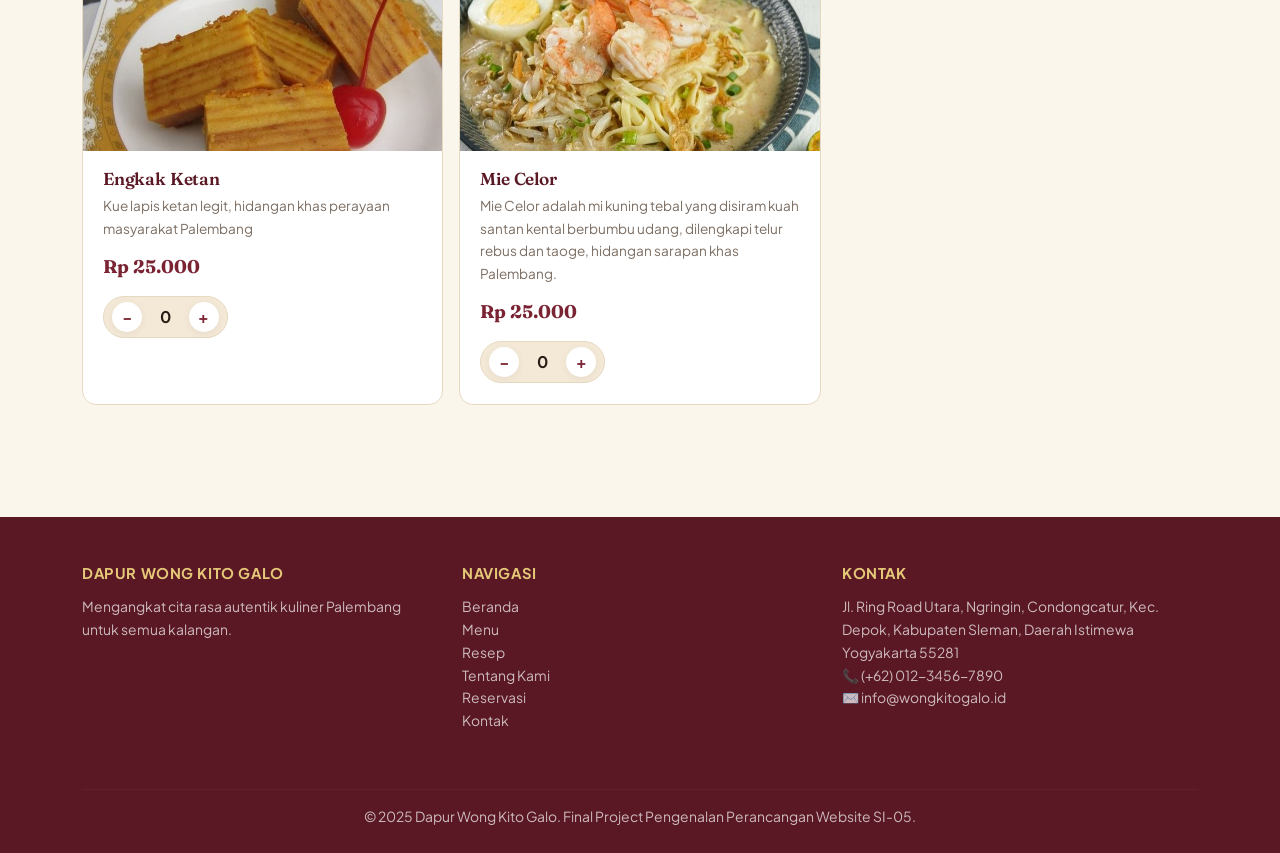
<file: menu.html>
<!DOCTYPE html>
<html lang="id">
<head>
  <meta charset="UTF-8" />
  <meta name="viewport" content="width=device-width, initial-scale=1.0" />
  <title>Menu — Dapur Wong Kito Galo</title>
  <link rel="stylesheet" href="https://cdn.jsdelivr.net/npm/bootstrap@5.3.3/dist/css/bootstrap.min.css" />
  <link rel="stylesheet" href="style2.css" />
</head>
<body>
  <nav class="navbar navbar-expand-lg sticky-top">
    <div class="container">
      <a class="navbar-brand fw-bold" href="index.html">Dapur Wong Kito Galo</a>
            <button class="cart-btn me-2" type="button" data-bs-toggle="offcanvas" data-bs-target="#cartOffcanvas" aria-controls="cartOffcanvas" title="Keranjang" aria-label="Buka keranjang belanja">
        🛒
        <span class="cart-badge d-none">0</span>
      </button>
      <button class="navbar-toggler" type="button" data-bs-toggle="collapse" data-bs-target="#navMenu" aria-label="Buka menu navigasi">
        <span class="navbar-toggler-icon"></span>
      </button>
      <div class="collapse navbar-collapse" id="navMenu">
        <ul class="navbar-nav ms-auto gap-2">
          <li class="nav-item"><a class="nav-link" href="index.html">Beranda</a></li>
          <li class="nav-item"><a class="nav-link active" href="menu.html">Menu</a></li>
          <li class="nav-item"><a class="nav-link" href="resep.html">Resep</a></li>
          <li class="nav-item"><a class="nav-link" href="about.html">Tentang Kami</a></li>
          <li class="nav-item"><a class="nav-link" href="reservasi.html">Reservasi</a></li>
          <li class="nav-item"><a class="nav-link" href="kontak.html">Kontak</a></li>
        </ul>
      </div>
    </div>
  </nav>

  <div class="container section-pad">
    <h1 class="section-title mb-2">Menu Kami</h1>
    <p class="text-muted mb-4">Pilihan menu khas Palembang yang lezat dan autentik.</p>

    <!-- FILTER CHIPS (JS Blok 2) -->
    <div class="filter-bar">
      <button class="filter-chip active" data-filter="semua">Semua</button>
      <button class="filter-chip" data-filter="makanan">Makanan</button>
      <button class="filter-chip" data-filter="minuman">Minuman</button>
      <button class="filter-chip" data-filter="dessert">Dessert</button>
    </div>

    <!-- MENU GRID (kartu menu ditulis statis di sini, filter kategori tetap dibantu JS) -->
    <div class="row g-3" id="menuGrid">
      <div class="col-sm-6 col-lg-4" data-category="makanan">
        <div class="menu-card w-100" data-cart-id="pempek-kapal-selam" data-cart-name="Pempek Kapal Selam" data-cart-price="15000" data-cart-icon="🍢">
          <img src="img/pempek kapal selam.jpeg" alt="Pempek Kapal Selam" class="menu-img" loading="lazy">
          <div class="menu-info">
            <h5>Pempek Kapal Selam</h5>
            <p>Pempek besar berisi telur utuh, disajikan dengan kuah cuko pedas manis</p>
            <span class="price">Rp 15.000</span>
            <div class="qty-stepper">
              <button type="button" class="qty-minus" aria-label="Kurangi Pempek Kapal Selam">−</button>
              <span class="qty-value">0</span>
              <button type="button" class="qty-plus card-add-btn" aria-label="Tambah Pempek Kapal Selam">+</button>
            </div>
          </div>
        </div>
      </div>
      <div class="col-sm-6 col-lg-4" data-category="makanan">
        <div class="menu-card w-100" data-cart-id="tekwan" data-cart-name="Tekwan" data-cart-price="18000" data-cart-icon="🥣">
          <img src="img/tekwan.jpeg" alt="Tekwan" class="menu-img" loading="lazy">
          <div class="menu-info">
            <h5>Tekwan</h5>
            <p>Sup bakso ikan kenyal dengan bengkuang, jamur, dan kuah udang gurih</p>
            <span class="price">Rp 18.000</span>
            <div class="qty-stepper">
              <button type="button" class="qty-minus" aria-label="Kurangi Tekwan">−</button>
              <span class="qty-value">0</span>
              <button type="button" class="qty-plus card-add-btn" aria-label="Tambah Tekwan">+</button>
            </div>
          </div>
        </div>
      </div>
      <div class="col-sm-6 col-lg-4" data-category="makanan">
        <div class="menu-card w-100" data-cart-id="model-ikan" data-cart-name="Model Ikan" data-cart-price="17000" data-cart-icon="🍲">
          <img src="img/model ikan.jpeg" alt="Model Ikan" class="menu-img" loading="lazy">
          <div class="menu-info">
            <h5>Model Ikan</h5>
            <p>Perkedel ikan berisi tahu, disiram kuah udang yang gurih segar</p>
            <span class="price">Rp 17.000</span>
            <div class="qty-stepper">
              <button type="button" class="qty-minus" aria-label="Kurangi Model Ikan">−</button>
              <span class="qty-value">0</span>
              <button type="button" class="qty-plus card-add-btn" aria-label="Tambah Model Ikan">+</button>
            </div>
          </div>
        </div>
      </div>
      <div class="col-sm-6 col-lg-4" data-category="makanan">
        <div class="menu-card w-100" data-cart-id="pindang-patin" data-cart-name="Pindang Patin" data-cart-price="35000" data-cart-icon="🐟">
          <img src="img/pindang patin.jpeg" alt="Pindang Patin" class="menu-img" loading="lazy">
          <div class="menu-info">
            <h5>Pindang Patin</h5>
            <p>Ikan patin berkuah asam pedas segar khas tepian Sungai Musi</p>
            <span class="price">Rp 35.000</span>
            <div class="qty-stepper">
              <button type="button" class="qty-minus" aria-label="Kurangi Pindang Patin">−</button>
              <span class="qty-value">0</span>
              <button type="button" class="qty-plus card-add-btn" aria-label="Tambah Pindang Patin">+</button>
            </div>
          </div>
        </div>
      </div>
      <div class="col-sm-6 col-lg-4" data-category="makanan">
        <div class="menu-card w-100" data-cart-id="sambal-tempoyak" data-cart-name="Sambal Tempoyak" data-cart-price="12000" data-cart-icon="🍜">
          <img src="img/sambal tempoyak.jpeg" alt="Sambal Tempoyak" class="menu-img" loading="lazy">
          <div class="menu-info">
            <h5>Sambal Tempoyak</h5>
            <p>Sambal khas fermentasi durian dengan cita rasa pedas gurih</p>
            <span class="price">Rp 12.000</span>
            <div class="qty-stepper">
              <button type="button" class="qty-minus" aria-label="Kurangi Sambal Tempoyak">−</button>
              <span class="qty-value">0</span>
              <button type="button" class="qty-plus card-add-btn" aria-label="Tambah Sambal Tempoyak">+</button>
            </div>
          </div>
        </div>
      </div>
      <div class="col-sm-6 col-lg-4" data-category="makanan">
        <div class="menu-card w-100" data-cart-id="celimpungan" data-cart-name="Celimpungan" data-cart-price="18000" data-cart-icon="🍢">
          <img src="img/celimpungan.jpeg" alt="Celimpungan" class="menu-img" loading="lazy">
          <div class="menu-info">
            <h5>Celimpungan</h5>
            <p>Adonan ikan berkuah santan kuning yang gurih dan kental</p>
            <span class="price">Rp 18.000</span>
            <div class="qty-stepper">
              <button type="button" class="qty-minus" aria-label="Kurangi Celimpungan">−</button>
              <span class="qty-value">0</span>
              <button type="button" class="qty-plus card-add-btn" aria-label="Tambah Celimpungan">+</button>
            </div>
          </div>
        </div>
      </div>
      <div class="col-sm-6 col-lg-4" data-category="minuman">
        <div class="menu-card w-100" data-cart-id="es-kacang-merah" data-cart-name="Es Kacang Merah" data-cart-price="10000" data-cart-icon="🍧">
          <img src="img/es kacang merah 2.jpg" alt="Es Kacang Merah" class="menu-img" loading="lazy">
          <div class="menu-info">
            <h5>Es Kacang Merah</h5>
            <p>Minuman segar kacang merah dengan santan dan sirup gula merah</p>
            <span class="price">Rp 10.000</span>
            <div class="qty-stepper">
              <button type="button" class="qty-minus" aria-label="Kurangi Es Kacang Merah">−</button>
              <span class="qty-value">0</span>
              <button type="button" class="qty-plus card-add-btn" aria-label="Tambah Es Kacang Merah">+</button>
            </div>
          </div>
        </div>
      </div>
      <div class="col-sm-6 col-lg-4" data-category="minuman">
        <div class="menu-card w-100" data-cart-id="teh-gunung-dempo" data-cart-name="Teh Gunung Dempo" data-cart-price="6000" data-cart-icon="🍵">
          <img src="img/teh gunung dempo.jpeg" alt="Teh Gunung Dempo" class="menu-img" loading="lazy">
          <div class="menu-info">
            <h5>Teh Gunung Dempo</h5>
            <p>Teh khas Sumatera Selatan dengan aroma pegunungan yang khas</p>
            <span class="price">Rp 6.000</span>
            <div class="qty-stepper">
              <button type="button" class="qty-minus" aria-label="Kurangi Teh Gunung Dempo">−</button>
              <span class="qty-value">0</span>
              <button type="button" class="qty-plus card-add-btn" aria-label="Tambah Teh Gunung Dempo">+</button>
            </div>
          </div>
        </div>
      </div>
      <div class="col-sm-6 col-lg-4" data-category="dessert">
        <div class="menu-card w-100" data-cart-id="kue-maksuba" data-cart-name="Kue Maksuba" data-cart-price="30000" data-cart-icon="🍰">
          <img src="img/kue mak suba.jpeg" alt="Kue Maksuba" class="menu-img" loading="lazy">
          <div class="menu-info">
            <h5>Kue Maksuba</h5>
            <p>Kue lapis legit khas Palembang dengan rasa manis dan tekstur lembut</p>
            <span class="price">Rp 30.000</span>
            <div class="qty-stepper">
              <button type="button" class="qty-minus" aria-label="Kurangi Kue Maksuba">−</button>
              <span class="qty-value">0</span>
              <button type="button" class="qty-plus card-add-btn" aria-label="Tambah Kue Maksuba">+</button>
            </div>
          </div>
        </div>
      </div>
      <div class="col-sm-6 col-lg-4" data-category="dessert">
        <div class="menu-card w-100" data-cart-id="engkak-ketan" data-cart-name="Engkak Ketan" data-cart-price="25000" data-cart-icon="🍮">
          <img src="img/engkak ketan.jpeg" alt="Engkak Ketan" class="menu-img" loading="lazy">
          <div class="menu-info">
            <h5>Engkak Ketan</h5>
            <p>Kue lapis ketan legit, hidangan khas perayaan masyarakat Palembang</p>
            <span class="price">Rp 25.000</span>
            <div class="qty-stepper">
              <button type="button" class="qty-minus" aria-label="Kurangi Engkak Ketan">−</button>
              <span class="qty-value">0</span>
              <button type="button" class="qty-plus card-add-btn" aria-label="Tambah Engkak Ketan">+</button>
            </div>
          </div>
        </div>
      </div>
      <div class="col-sm-6 col-lg-4" data-category="makanan">
        <div class="menu-card w-100" data-cart-id="mie celor" data-cart-name="mie celor" data-cart-price="25000" data-cart-icon="🍜">
          <img src="img/mie celor.jpeg" alt="mie celor" class="menu-img" loading="lazy">
          <div class="menu-info">
            <h5>Mie Celor</h5>
            <p>Mie Celor adalah mi kuning tebal yang disiram kuah santan kental berbumbu udang,
               dilengkapi telur rebus dan taoge, hidangan sarapan khas Palembang.</p>
            <span class="price">Rp 25.000</span>
            <div class="qty-stepper">
              <button type="button" class="qty-minus" aria-label="Kurangi mie celor">−</button>
              <span class="qty-value">0</span>
              <button type="button" class="qty-plus card-add-btn" aria-label="Tambah mie celor">+</button>
            </div>
          </div>
        </div>
      </div>
    </div>
  </div>
  <footer class="site-footer mt-5">
    <div class="container">
      <div class="row">
        <div class="col-md-4 mb-3">
          <h6 class="fw-bold">Dapur Wong Kito Galo</h6>
          <p class="small">Mengangkat cita rasa autentik kuliner Palembang untuk semua kalangan.</p>
        </div>
        <div class="col-md-4 mb-3">
          <h6 class="fw-bold">Navigasi</h6>
          <ul class="list-unstyled small">
            <li><a href="index.html">Beranda</a></li>
            <li><a href="menu.html">Menu</a></li>
            <li><a href="resep.html">Resep</a></li>
            <li><a href="about.html">Tentang Kami</a></li>
            <li><a href="reservasi.html">Reservasi</a></li>
            <li><a href="kontak.html">Kontak</a></li>
          </ul>
        </div>
        <div class="col-md-4 mb-3">
          <h6 class="fw-bold">Kontak</h6>
          <p class="small">Jl. Ring Road Utara, Ngringin, Condongcatur, Kec. Depok, Kabupaten Sleman,
            Daerah Istimewa Yogyakarta 55281
            <br>📞 (+62) 012-3456-7890<br>✉️ info@wongkitogalo.id</p>
        </div>
      </div>
      <hr>
      <p class="text-center small mb-0">© 2025 Dapur Wong Kito Galo. Final Project Pengenalan Perancangan Website SI-05.</p>
    </div>
  </footer>

  <!-- OFFCANVAS KERANJANG (JS Blok 4: Cart System) -->
  <div class="offcanvas offcanvas-end" tabindex="-1" id="cartOffcanvas" aria-labelledby="cartOffcanvasLabel">
    <div class="offcanvas-cart-header d-flex align-items-center justify-content-between">
      <h5 class="mb-0" id="cartOffcanvasLabel">🛒 Keranjang Saya</h5>
      <button type="button" class="btn-close btn-close-white" data-bs-dismiss="offcanvas" aria-label="Close"></button>
    </div>
    <div class="offcanvas-body p-0 d-flex flex-column">
      <div class="px-4 flex-grow-1" style="overflow-y:auto;">
        <div id="cartEmptyState" class="cart-empty-state">
          <div class="icon">🛒</div>
          <p class="mb-0">Keranjang kamu masih kosong.<br>Yuk pilih menu favoritmu!</p>
        </div>
        <div id="cartItemsList"></div>
      </div>
      <div id="cartFooter" class="cart-footer" style="display:none;">
        <div class="cart-total-row">
          <span>Total</span>
          <span id="cartTotalPrice">Rp 0</span>
        </div>
        <a href="reservasi.html" class="btn-submit d-block text-center text-decoration-none">Lanjut ke Reservasi</a>
        <button type="button" id="cartClearBtn" class="btn btn-link text-muted small w-100 mt-2">Kosongkan Keranjang</button>
      </div>
    </div>
  </div>

  <script src="https://cdn.jsdelivr.net/npm/bootstrap@5.3.3/dist/js/bootstrap.bundle.min.js"></script>
  <script src="script.js"></script>
</body>
</html>
</file>
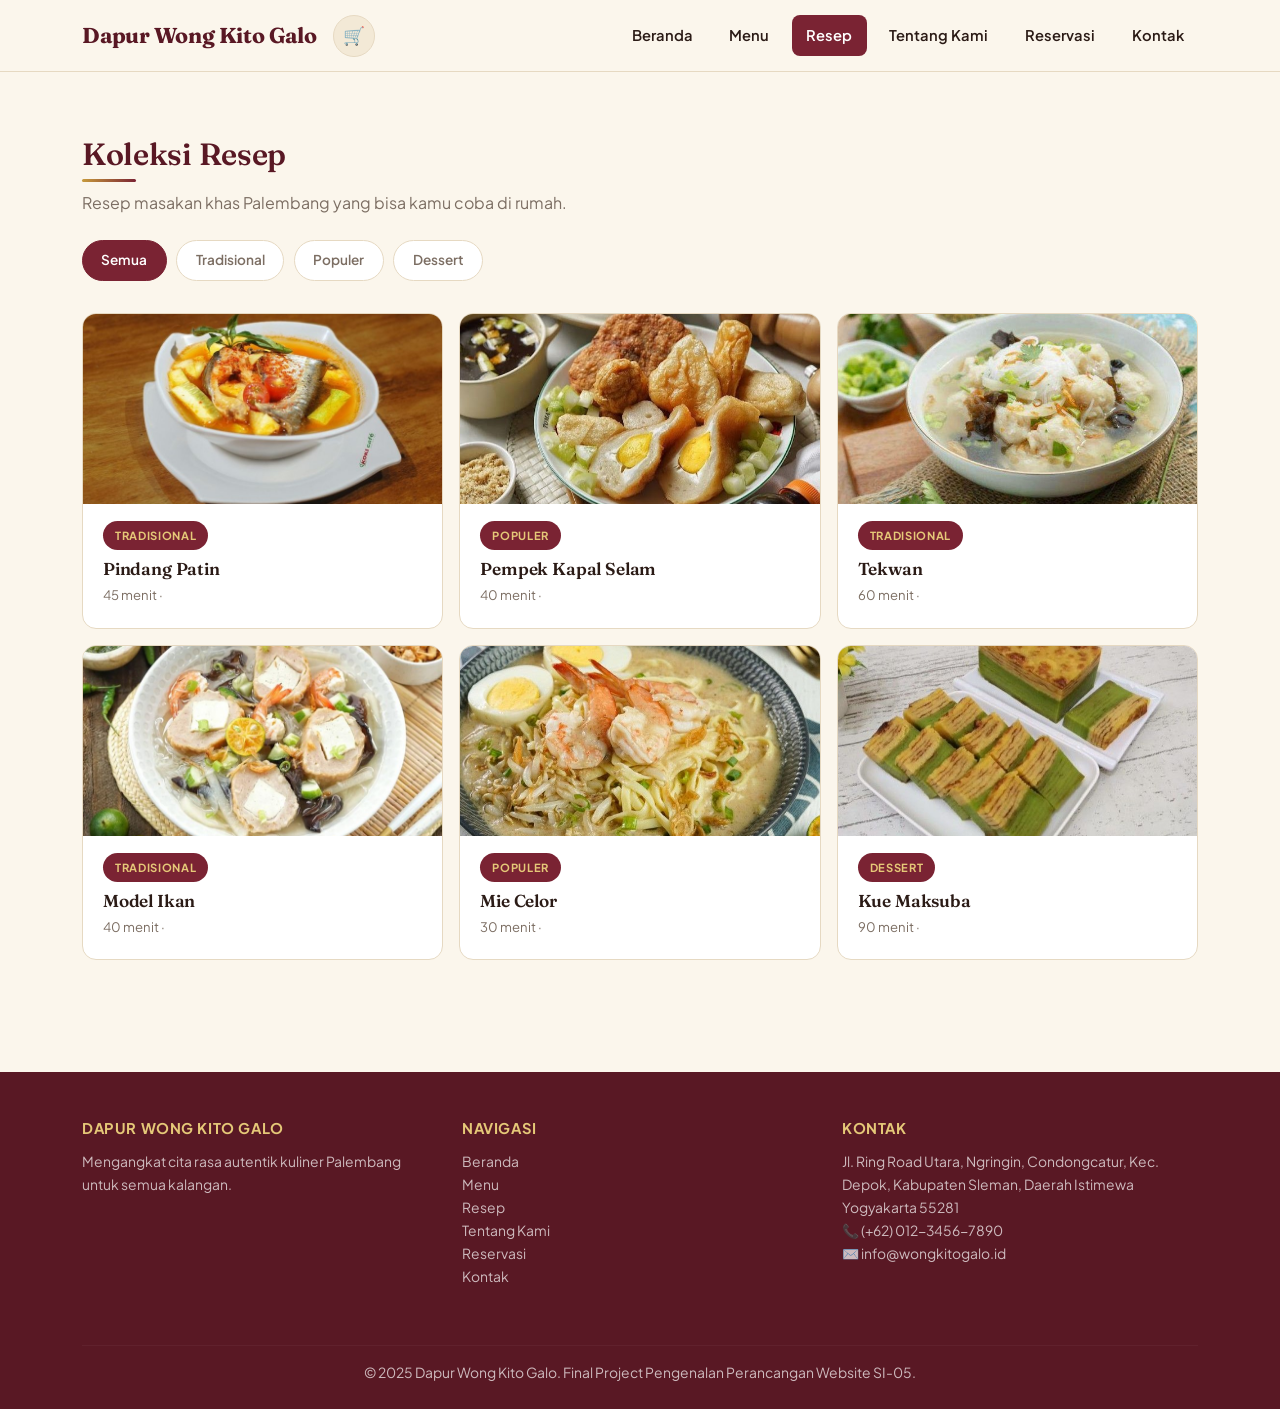
<file: resep.html>
<!DOCTYPE html>
<html lang="id">
<head>
  <meta charset="UTF-8" />
  <meta name="viewport" content="width=device-width, initial-scale=1.0" />
  <title>Resep — Dapur Wong Kito Galo</title>
  <link rel="stylesheet" href="https://cdn.jsdelivr.net/npm/bootstrap@5.3.3/dist/css/bootstrap.min.css" />
  <link rel="stylesheet" href="style2.css" />
</head>
<body>
  <nav class="navbar navbar-expand-lg sticky-top">
    <div class="container">
      <a class="navbar-brand fw-bold" href="index.html">Dapur Wong Kito Galo</a>
            <button class="cart-btn me-2" type="button" data-bs-toggle="offcanvas" data-bs-target="#cartOffcanvas" aria-controls="cartOffcanvas" title="Keranjang" aria-label="Buka keranjang belanja">
        🛒
        <span class="cart-badge d-none">0</span>
      </button>
      <button class="navbar-toggler" type="button" data-bs-toggle="collapse" data-bs-target="#navMenu" aria-label="Buka menu navigasi">
        <span class="navbar-toggler-icon"></span>
      </button>
      <div class="collapse navbar-collapse" id="navMenu">
        <ul class="navbar-nav ms-auto gap-2">
          <li class="nav-item"><a class="nav-link" href="index.html">Beranda</a></li>
          <li class="nav-item"><a class="nav-link" href="menu.html">Menu</a></li>
          <li class="nav-item"><a class="nav-link active" href="resep.html">Resep</a></li>
          <li class="nav-item"><a class="nav-link" href="about.html">Tentang Kami</a></li>
          <li class="nav-item"><a class="nav-link" href="reservasi.html">Reservasi</a></li>
          <li class="nav-item"><a class="nav-link" href="kontak.html">Kontak</a></li>
        </ul>
      </div>
    </div>
  </nav>

  <div class="container section-pad">
    <h1 class="section-title mb-2">Koleksi Resep</h1>
    <p class="text-muted mb-4">Resep masakan khas Palembang yang bisa kamu coba di rumah.</p>

    <div class="filter-bar">
      <button class="filter-chip active" data-filter="semua">Semua</button>
      <button class="filter-chip" data-filter="tradisional">Tradisional</button>
      <button class="filter-chip" data-filter="populer">Populer</button>
      <button class="filter-chip" data-filter="dessert">Dessert</button>
    </div>

    <!-- RESEP GRID (kartu resep ditulis statis di sini, filter kategori tetap dibantu JS) -->
    <div class="row g-3" id="resepGrid">
      <div class="col-sm-6 col-lg-4" data-category="tradisional">
        <a href="detail-pindang-patin.html" class="recipe-card">
          <img src="img/pindang patin.jpeg" alt="Pindang Patin" class="recipe-img" loading="lazy">
          <div class="recipe-body">
            <span class="badge-tag">Tradisional</span>
            <h5>Pindang Patin</h5>
            <p>45 menit · </p>
          </div>
        </a>
      </div>
      <div class="col-sm-6 col-lg-4" data-category="populer">
        <a href="detail-pempek-kapal-selam.html" class="recipe-card">
          <img src="img/pempek kapal selam.jpeg" alt="Pempek Kapal Selam" class="recipe-img" loading="lazy">
          <div class="recipe-body">
            <span class="badge-tag">Populer</span>
            <h5>Pempek Kapal Selam</h5>
            <p>40 menit · </p>
          </div>
        </a>
      </div>
      <div class="col-sm-6 col-lg-4" data-category="tradisional">
        <a href="detail-tekwan.html" class="recipe-card">
          <img src="img/tekwan.jpeg" alt="Tekwan" class="recipe-img" loading="lazy">
          <div class="recipe-body">
            <span class="badge-tag">Tradisional</span>
            <h5>Tekwan</h5>
            <p>60 menit · </p>
          </div>
        </a>
      </div>
      <div class="col-sm-6 col-lg-4" data-category="tradisional">
        <a href="detail-model-ikan.html" class="recipe-card">
          <img src="img/model ikan.jpeg" alt="Model Ikan" class="recipe-img" loading="lazy">
          <div class="recipe-body">
            <span class="badge-tag">Tradisional</span>
            <h5>Model Ikan</h5>
            <p>40 menit · </p>
          </div>
        </a>
      </div>
      <div class="col-sm-6 col-lg-4" data-category="populer">
        <a href="detail-mie-celor.html" class="recipe-card">
          <img src="img/mie celor.jpeg" alt="Mie Celor" class="recipe-img" loading="lazy">
          <div class="recipe-body">
            <span class="badge-tag">Populer</span>
            <h5>Mie Celor</h5>
            <p>30 menit · </p>
          </div>
        </a>
      </div>
      <div class="col-sm-6 col-lg-4" data-category="dessert">
        <a href="detail-kue-maksuba.html" class="recipe-card">
          <img src="img/kue mak suba.jpeg" alt="Kue Maksuba" class="recipe-img" loading="lazy">
          <div class="recipe-body">
            <span class="badge-tag">Dessert</span>
            <h5>Kue Maksuba</h5>
            <p>90 menit · </p>
          </div>
        </a>
      </div>
    </div>
  </div>
  <footer class="site-footer mt-5">
    <div class="container">
      <div class="row">
        <div class="col-md-4 mb-3">
          <h6 class="fw-bold">Dapur Wong Kito Galo</h6>
          <p class="small">Mengangkat cita rasa autentik kuliner Palembang untuk semua kalangan.</p>
        </div>
        <div class="col-md-4 mb-3">
          <h6 class="fw-bold">Navigasi</h6>
          <ul class="list-unstyled small">
            <li><a href="index.html">Beranda</a></li>
            <li><a href="menu.html">Menu</a></li>
            <li><a href="resep.html">Resep</a></li>
            <li><a href="about.html">Tentang Kami</a></li>
            <li><a href="reservasi.html">Reservasi</a></li>
            <li><a href="kontak.html">Kontak</a></li>
          </ul>
        </div>
        <div class="col-md-4 mb-3">
          <h6 class="fw-bold">Kontak</h6>
          <p class="small">Jl. Ring Road Utara, Ngringin, Condongcatur, Kec. Depok, Kabupaten Sleman,
            Daerah Istimewa Yogyakarta 55281
            <br>📞 (+62) 012-3456-7890<br>✉️ info@wongkitogalo.id</p>
        </div>
      </div>
      <hr>
      <p class="text-center small mb-0">© 2025 Dapur Wong Kito Galo. Final Project Pengenalan Perancangan Website SI-05.</p>
    </div>
  </footer>

  <!-- OFFCANVAS KERANJANG (JS Blok 4: Cart System) -->
  <div class="offcanvas offcanvas-end" tabindex="-1" id="cartOffcanvas" aria-labelledby="cartOffcanvasLabel">
    <div class="offcanvas-cart-header d-flex align-items-center justify-content-between">
      <h5 class="mb-0" id="cartOffcanvasLabel">🛒 Keranjang Saya</h5>
      <button type="button" class="btn-close btn-close-white" data-bs-dismiss="offcanvas" aria-label="Close"></button>
    </div>
    <div class="offcanvas-body p-0 d-flex flex-column">
      <div class="px-4 flex-grow-1" style="overflow-y:auto;">
        <div id="cartEmptyState" class="cart-empty-state">
          <div class="icon">🛒</div>
          <p class="mb-0">Keranjang kamu masih kosong.<br>Yuk pilih menu favoritmu!</p>
        </div>
        <div id="cartItemsList"></div>
      </div>
      <div id="cartFooter" class="cart-footer" style="display:none;">
        <div class="cart-total-row">
          <span>Total</span>
          <span id="cartTotalPrice">Rp 0</span>
        </div>
        <a href="reservasi.html" class="btn-submit d-block text-center text-decoration-none">Lanjut ke Reservasi</a>
        <button type="button" id="cartClearBtn" class="btn btn-link text-muted small w-100 mt-2">Kosongkan Keranjang</button>
      </div>
    </div>
  </div>

  <script src="https://cdn.jsdelivr.net/npm/bootstrap@5.3.3/dist/js/bootstrap.bundle.min.js"></script>
  <script src="script.js"></script>
</body>
</html>
</file>
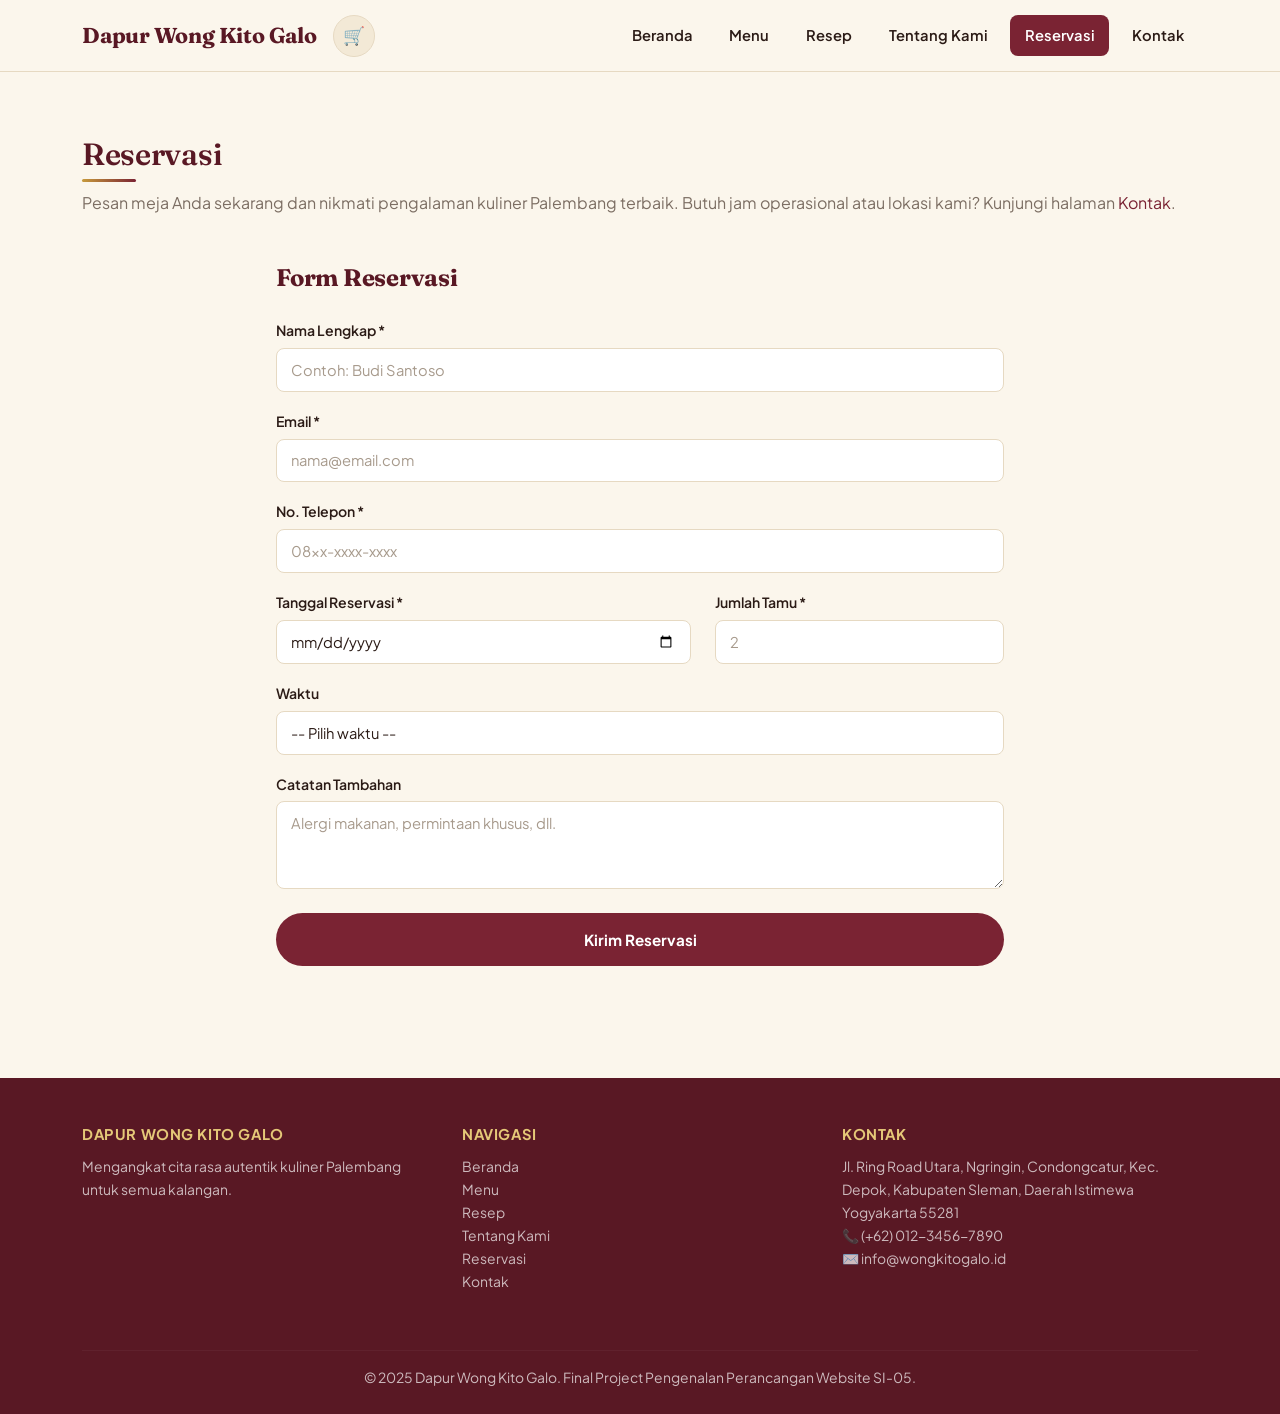
<file: reservasi.html>
<!DOCTYPE html>
<html lang="id">
<head>
  <meta charset="UTF-8" />
  <meta name="viewport" content="width=device-width, initial-scale=1.0" />
  <title>Reservasi — Dapur Wong Kito Galo</title>
  <link rel="stylesheet" href="https://cdn.jsdelivr.net/npm/bootstrap@5.3.3/dist/css/bootstrap.min.css" />
  <link rel="stylesheet" href="style2.css" />
</head>
<body>
  <nav class="navbar navbar-expand-lg sticky-top">
    <div class="container">
      <a class="navbar-brand fw-bold" href="index.html">Dapur Wong Kito Galo</a>
            <button class="cart-btn me-2" type="button" data-bs-toggle="offcanvas" data-bs-target="#cartOffcanvas" aria-controls="cartOffcanvas" title="Keranjang" aria-label="Buka keranjang belanja">
        🛒
        <span class="cart-badge d-none">0</span>
      </button>
      <button class="navbar-toggler" type="button" data-bs-toggle="collapse" data-bs-target="#navMenu" aria-label="Buka menu navigasi">
        <span class="navbar-toggler-icon"></span>
      </button>
      <div class="collapse navbar-collapse" id="navMenu">
        <ul class="navbar-nav ms-auto gap-2">
          <li class="nav-item"><a class="nav-link" href="index.html">Beranda</a></li>
          <li class="nav-item"><a class="nav-link" href="menu.html">Menu</a></li>
          <li class="nav-item"><a class="nav-link" href="resep.html">Resep</a></li>
          <li class="nav-item"><a class="nav-link" href="about.html">Tentang Kami</a></li>
          <li class="nav-item"><a class="nav-link active" href="reservasi.html">Reservasi</a></li>
          <li class="nav-item"><a class="nav-link" href="kontak.html">Kontak</a></li>
        </ul>
      </div>
    </div>
  </nav>

  <div class="container section-pad">
    <h1 class="section-title mb-2">Reservasi</h1>
    <p class="text-muted mb-5">Pesan meja Anda sekarang dan nikmati pengalaman kuliner Palembang terbaik. Butuh jam operasional atau lokasi kami? Kunjungi halaman <a href="kontak.html">Kontak</a>.</p>

    <div class="row g-5 justify-content-center">
      <!-- FORM (JS Blok 3: Form Validation) -->
      <div class="col-lg-8">
        <h4 class="fw-bold mb-4 heading-dark">Form Reservasi</h4>

        <!-- Pesan sukses -->
        <div id="successMsg" class="alert alert-success success-msg" style="display:none;" role="status" aria-live="polite">
          ✅ Reservasi berhasil! Kami akan menghubungi Anda segera.
        </div>

        <!-- RINGKASAN PESANAN (dari Keranjang, JS Blok 4) -->
        <div id="orderSummaryBox" class="order-summary-box" style="display:none;">
          <div class="d-flex align-items-center justify-content-between mb-2">
            <h6 class="fw-bold mb-0 heading-dark">🛒 Pesanan Anda</h6>
            <button type="button" id="orderSummaryClearBtn" class="btn btn-link btn-sm text-muted p-0">Kosongkan</button>
          </div>
          <div id="orderSummaryList"></div>
          <div class="order-row fw-bold mt-1" style="border-bottom:none;">
            <span>Total</span>
            <span id="orderSummaryTotal">Rp 0</span>
          </div>
        </div>

        <form id="reservasiForm">
          <div class="mb-3">
            <label class="form-label" for="nama">Nama Lengkap *</label>
            <input type="text" class="form-control" id="nama" placeholder="Contoh: Budi Santoso" />
          </div>
          <div class="mb-3">
            <label class="form-label" for="email">Email *</label>
            <input type="email" class="form-control" id="email" placeholder="nama@email.com" />
          </div>
          <div class="mb-3">
            <label class="form-label" for="telp">No. Telepon *</label>
            <input type="tel" class="form-control" id="telp" placeholder="08xx-xxxx-xxxx" />
          </div>
          <div class="row">
            <div class="col-sm-7 mb-3">
              <label class="form-label" for="tanggal">Tanggal Reservasi *</label>
              <input type="date" class="form-control" id="tanggal" />
            </div>
            <div class="col-sm-5 mb-3">
              <label class="form-label" for="jumlah">Jumlah Tamu *</label>
              <input type="number" class="form-control" id="jumlah" min="1" max="50" placeholder="2" />
            </div>
          </div>
          <div class="mb-3">
            <label class="form-label" for="waktu">Waktu</label>
            <select class="form-select" id="waktu">
              <option value="">-- Pilih waktu --</option>
              <option>08:00 – 10:00</option>
              <option>10:00 – 12:00</option>
              <option>12:00 – 14:00</option>
              <option>16:00 – 18:00</option>
              <option>18:00 – 20:00</option>
            </select>
          </div>
          <div class="mb-4">
            <label class="form-label" for="pesan">Catatan Tambahan</label>
            <textarea class="form-control" id="pesan" rows="3" placeholder="Alergi makanan, permintaan khusus, dll."></textarea>
          </div>
          <button type="submit" class="btn-submit">Kirim Reservasi</button>
        </form>
      </div>
    </div>
  </div>

  <footer class="site-footer mt-5">
    <div class="container">
      <div class="row">
        <div class="col-md-4 mb-3">
          <h6 class="fw-bold">Dapur Wong Kito Galo</h6>
          <p class="small">Mengangkat cita rasa autentik kuliner Palembang untuk semua kalangan.</p>
        </div>
        <div class="col-md-4 mb-3">
          <h6 class="fw-bold">Navigasi</h6>
          <ul class="list-unstyled small">
            <li><a href="index.html">Beranda</a></li>
            <li><a href="menu.html">Menu</a></li>
            <li><a href="resep.html">Resep</a></li>
            <li><a href="about.html">Tentang Kami</a></li>
            <li><a href="reservasi.html">Reservasi</a></li>
            <li><a href="kontak.html">Kontak</a></li>
          </ul>
        </div>
        <div class="col-md-4 mb-3">
          <h6 class="fw-bold">Kontak</h6>
          <p class="small">Jl. Ring Road Utara, Ngringin, Condongcatur, Kec. Depok, Kabupaten Sleman,
            Daerah Istimewa Yogyakarta 55281
            <br>📞 (+62) 012-3456-7890<br>✉️ info@wongkitogalo.id</p>
        </div>
      </div>
      <hr>
      <p class="text-center small mb-0">© 2025 Dapur Wong Kito Galo. Final Project Pengenalan Perancangan Website SI-05.</p>
    </div>
  </footer>

  <!-- KERANJANG -->
  <div class="offcanvas offcanvas-end" tabindex="-1" id="cartOffcanvas" aria-labelledby="cartOffcanvasLabel">
    <div class="offcanvas-cart-header d-flex align-items-center justify-content-between">
      <h5 class="mb-0" id="cartOffcanvasLabel">🛒 Keranjang Saya</h5>
      <button type="button" class="btn-close btn-close-white" data-bs-dismiss="offcanvas" aria-label="Close"></button>
    </div>
    <div class="offcanvas-body p-0 d-flex flex-column">
      <div class="px-4 flex-grow-1" style="overflow-y:auto;">
        <div id="cartEmptyState" class="cart-empty-state">
          <div class="icon">🛒</div>
          <p class="mb-0">Keranjang kamu masih kosong.<br>Yuk pilih menu favoritmu!</p>
        </div>
        <div id="cartItemsList"></div>
      </div>
      <div id="cartFooter" class="cart-footer" style="display:none;">
        <div class="cart-total-row">
          <span>Total</span>
          <span id="cartTotalPrice">Rp 0</span>
        </div>
        <a href="reservasi.html" class="btn-submit d-block text-center text-decoration-none">Lanjut ke Reservasi</a>
        <button type="button" id="cartClearBtn" class="btn btn-link text-muted small w-100 mt-2">Kosongkan Keranjang</button>
      </div>
    </div>
  </div>

  <script src="https://cdn.jsdelivr.net/npm/bootstrap@5.3.3/dist/js/bootstrap.bundle.min.js"></script>
  <script src="script.js"></script>
</body>
</html>
</file>
<file: style2.css>
/* =========================================================
   DAPUR WONG KITO GALO — STYLESHEET UTAMA
   Tema: kuliner Palembang — merah songket, benang emas,
   dan tenang keruh Sungai Musi.
   ========================================================= */

@import url('https://fonts.googleapis.com/css2?family=Fraunces:ital,opsz,wght@0,9..144,400;0,9..144,500;0,9..144,600;0,9..144,700;1,9..144,500&family=Plus+Jakarta+Sans:wght@400;500;600;700;800&display=swap');

:root{
  /* --- Warna --- */
  --maroon:        #7A2333;
  --maroon-dark:   #591824;
  --maroon-light:  #9C3247;
  --gold:          #C79A3C;
  --gold-light:    #E5C878;
  --gold-dark:     #A87F27;
  --cream:         #FBF6EC;
  --cream-soft:    #F3E9D6;
  --ink:           #2B1B16;
  --muted:         #7C6E63;
  --muted-light:   #A79A8C;
  --border:        #E6D9C2;
  --white:         #FFFFFF;
  --success:       #2F7D53;

  /* --- Tipografi --- */
  --font-display: 'Fraunces', 'Georgia', serif;
  --font-body: 'Plus Jakarta Sans', -apple-system, BlinkMacSystemFont, sans-serif;

  /* --- Bentuk & bayangan --- */
  --radius-sm: 8px;
  --radius-md: 14px;
  --radius-lg: 22px;
  --shadow-sm: 0 2px 8px rgba(43, 27, 22, 0.06);
  --shadow-md: 0 10px 30px rgba(43, 27, 22, 0.10);
  --shadow-lg: 0 20px 50px rgba(43, 27, 22, 0.16);
  --transition: 220ms cubic-bezier(.4,0,.2,1);
}

/* =========================================================
   RESET & BASE
   ========================================================= */
*{ box-sizing: border-box; }

html{ scroll-behavior: smooth; }

body{
  font-family: var(--font-body);
  background: var(--cream);
  color: var(--ink);
  line-height: 1.65;
  -webkit-font-smoothing: antialiased;
  overflow-x: hidden;
}

h1, h2, h3, h4, h5, h6{
  font-family: var(--font-display);
  color: var(--maroon-dark);
  font-weight: 600;
  letter-spacing: -0.01em;
  margin: 0;
}

a{
  color: var(--maroon);
  text-decoration: none;
  transition: color var(--transition);
}
a:hover{ color: var(--gold-dark); }

p{ margin: 0 0 0.75rem; }

.text-muted{ color: var(--muted) !important; }

img{ max-width: 100%; display: block; }

:focus-visible{
  outline: 2.5px solid var(--gold-dark);
  outline-offset: 2px;
}

.fw-600{ font-weight: 600; }

/* =========================================================
   UTILITAS UMUM
   ========================================================= */
.section-pad{ padding-block: 4rem; }

.section-title{
  font-size: clamp(1.6rem, 2.4vw, 2.1rem);
  color: var(--maroon-dark);
  position: relative;
  padding-bottom: .55rem;
}
.section-title::after{
  content: "";
  position: absolute;
  left: 0; bottom: 0;
  width: 54px; height: 3px;
  background: linear-gradient(90deg, var(--gold), var(--maroon));
  border-radius: 3px;
}

.section-header{
  display: flex;
  align-items: flex-end;
  justify-content: space-between;
  flex-wrap: wrap;
  gap: 1rem;
  margin-bottom: 2rem;
}

.bg-soft{
  background: var(--cream-soft);
}

.heading-dark{ color: var(--maroon-dark); }

.heading-primary{
  color: var(--maroon);
  font-size: 1.05rem;
  margin: 0;
}

.badge-tag{
  display: inline-block;
  background: var(--maroon);
  color: var(--gold-light);
  font-family: var(--font-body);
  font-size: .7rem;
  font-weight: 700;
  letter-spacing: .06em;
  text-transform: uppercase;
  padding: .32rem .75rem;
  border-radius: 999px;
}

.stat-box{
  background: var(--cream-soft);
  border: 1px solid var(--border);
  color: var(--maroon-dark);
  font-weight: 600;
  font-size: .9rem;
  padding: .5rem 1rem;
  border-radius: var(--radius-sm);
}

/* =========================================================
   NAVBAR
   ========================================================= */
.navbar{
  background: rgba(251, 246, 236, 0.92);
  backdrop-filter: blur(10px);
  border-bottom: 1px solid var(--border);
  padding-block: .8rem;
}

.navbar-brand{
  font-family: var(--font-display);
  font-size: 1.35rem;
  color: var(--maroon-dark) !important;
  letter-spacing: -0.01em;
}

.navbar-nav .nav-link{
  font-weight: 600;
  font-size: .92rem;
  color: var(--ink) !important;
  padding: .5rem .9rem !important;
  border-radius: var(--radius-sm);
  transition: color var(--transition), background var(--transition);
}

.navbar-nav .nav-link:hover{
  color: var(--maroon) !important;
  background: var(--cream-soft);
}

.navbar-nav .nav-link.active{
  color: var(--white) !important;
  background: var(--maroon);
}

.navbar-toggler{
  border: 1px solid var(--border);
  padding: .35rem .55rem;
}
.navbar-toggler:focus{ box-shadow: 0 0 0 .2rem rgba(122,35,51,.25); }

.cart-btn{
  position: relative;
  background: var(--cream-soft);
  border: 1px solid var(--border);
  border-radius: 999px;
  width: 42px;
  height: 42px;
  font-size: 1.1rem;
  display: inline-flex;
  align-items: center;
  justify-content: center;
  transition: background var(--transition), transform var(--transition);
}
.cart-btn:hover{ background: var(--gold-light); transform: translateY(-1px); }

.cart-badge{
  position: absolute;
  top: -4px;
  right: -4px;
  background: var(--maroon);
  color: var(--white);
  font-size: .65rem;
  font-weight: 700;
  min-width: 19px;
  height: 19px;
  border-radius: 999px;
  display: flex;
  align-items: center;
  justify-content: center;
  padding: 0 4px;
  border: 2px solid var(--cream);
}

/* =========================================================
   HERO
   ========================================================= */
.hero{
    position: relative;
    height: 700px; /* sesuaikan */
    background-image: url("img/ampera.png");
    background-size: cover;
    background-position: center;
    background-repeat: no-repeat;

    display: flex;
    align-items: center; /* Tengah secara vertikal */
}

.hero::before{
  content: "";
  position: absolute;
  inset: 0;
  background-image: radial-gradient(circle, rgba(229,200,120,0.35) 1.5px, transparent 1.5px);
  background-size: 26px 26px;
  opacity: .35;
  pointer-events: none;
}

.hero-content{
    position: relative;
    z-index: 2;
    max-width: 620px;
    margin-left: 90px;
    margin-top: 0;
}

.hero-content .subtitle{
  font-family: var(--font-body);
  font-weight: 700;
  letter-spacing: .18em;
  font-size: .8rem;
  color: var(--gold-light);
  text-transform: uppercase;
  margin-bottom: .9rem;
}

.hero-content h1{
  color: var(--white);
  font-size: clamp(2.4rem, 5vw, 3.6rem);
  line-height: 1.08;
  margin-bottom: 1.1rem;
}

.hero-content p{
  color: rgba(255,255,255,0.85);
  font-size: 1.05rem;
  max-width: 460px;
  margin-bottom: 1.75rem;
}

.hero-content .btn{
  display: flex;
  gap: 1rem;
  flex-wrap: wrap;
}

.btn-primary-custom{
  background: var(--gold);
  border: 1px solid var(--gold);
  color: var(--maroon-dark);
  font-weight: 700;
  padding: .75rem 1.6rem;
  border-radius: 999px;
  transition: all var(--transition);
}
.btn-primary-custom:hover{
  background: var(--gold-light);
  border-color: var(--gold-light);
  color: var(--maroon-dark);
  transform: translateY(-2px);
  box-shadow: var(--shadow-md);
}

.btn-outline-custom{
  background: transparent;
  border: 1.5px solid rgba(255,255,255,0.55);
  color: var(--white);
  font-weight: 700;
  padding: .75rem 1.6rem;
  border-radius: 999px;
  transition: all var(--transition);
}
.btn-outline-custom:hover{
  background: rgba(255,255,255,0.12);
  border-color: var(--white);
  color: var(--white);
  transform: translateY(-2px);
}

/* =========================================================
   CAROUSEL — MENU UNGGULAN
   ========================================================= */
.carousel-controls{
  display: flex;
  gap: .5rem;
}

.ctrl-btn{
  width: 40px;
  height: 40px;
  border-radius: 999px;
  border: 1px solid var(--border);
  background: var(--white);
  color: var(--maroon);
  font-size: 1.1rem;
  display: inline-flex;
  align-items: center;
  justify-content: center;
  cursor: pointer;
  transition: all var(--transition);
}
.ctrl-btn:hover{
  background: var(--maroon);
  color: var(--white);
  border-color: var(--maroon);
}

.carousel-wrapper{
    overflow-x: auto;
    overflow-y: hidden;
    scroll-behavior: smooth;
    -webkit-overflow-scrolling: touch;
}

.carousel-wrapper::-webkit-scrollbar{
    display: none; /* menyembunyikan scrollbar */
}

.menu-carousel{
    display: flex;
    gap: 20px;
    flex-wrap: nowrap;
}

.menu-carousel .menu-card{
  flex: 0 0 100%;
  max-width: 300px;
}

/* =========================================================
   KARTU MENU
   ========================================================= */
.menu-card{
  background: var(--white);
  border: 1px solid var(--border);
  border-radius: var(--radius-md);
  overflow: hidden;
  height: 100%;
  transition: transform var(--transition), box-shadow var(--transition);
}
.menu-card:hover{
  transform: translateY(-5px);
  box-shadow: var(--shadow-md);
  border-color: var(--gold-light);
}

.menu-img{
  width: 100%;
  height: 190px;
  object-fit: cover;
}

.menu-info{
  padding: 1.1rem 1.25rem 1.35rem;
}

.menu-info h5{
  font-size: 1.08rem;
  margin-bottom: .35rem;
}

.menu-info p{
  font-size: .85rem;
  color: var(--muted);
  min-height: 2.6em;
}

.menu-info .price{
  display: block;
  font-family: var(--font-display);
  font-weight: 700;
  color: var(--maroon);
  font-size: 1.15rem;
  margin: .5rem 0 .85rem;
}

.qty-stepper{
  display: inline-flex;
  align-items: center;
  gap: .9rem;
  background: var(--cream-soft);
  border: 1px solid var(--border);
  border-radius: 999px;
  padding: .3rem .5rem;
}

.qty-stepper button{
  width: 30px;
  height: 30px;
  border-radius: 999px;
  border: none;
  background: var(--white);
  color: var(--maroon);
  font-size: 1rem;
  font-weight: 700;
  line-height: 1;
  display: inline-flex;
  align-items: center;
  justify-content: center;
  cursor: pointer;
  box-shadow: var(--shadow-sm);
  transition: all var(--transition);
}
.qty-stepper button:hover{ background: var(--maroon); color: var(--white); }

.qty-stepper .qty-value{
  min-width: 18px;
  text-align: center;
  font-weight: 700;
  color: var(--ink);
}

/* =========================================================
   RESEP — GRID & DETAIL
   ========================================================= */
.filter-bar{
  display: flex;
  flex-wrap: wrap;
  gap: .6rem;
  margin-bottom: 2rem;
}

.filter-chip{
  background: var(--white);
  border: 1px solid var(--border);
  color: var(--muted);
  font-weight: 600;
  font-size: .85rem;
  padding: .5rem 1.15rem;
  border-radius: 999px;
  cursor: pointer;
  transition: all var(--transition);
}
.filter-chip:hover{
  border-color: var(--gold);
  color: var(--maroon-dark);
}
.filter-chip.active{
  background: var(--maroon);
  border-color: var(--maroon);
  color: var(--white);
}

.recipe-card{
  display: block;
  background: var(--white);
  border: 1px solid var(--border);
  border-radius: var(--radius-md);
  overflow: hidden;
  height: 100%;
  transition: transform var(--transition), box-shadow var(--transition);
}
.recipe-card:hover{
  transform: translateY(-5px);
  box-shadow: var(--shadow-md);
}

.recipe-img{
  width: 100%;
  height: 190px;
  object-fit: cover;
}

.recipe-body{
  padding: 1.1rem 1.25rem 1.35rem;
}

.recipe-body h5{
  margin: .55rem 0 .3rem;
  font-size: 1.08rem;
  color: var(--ink);
}

.recipe-body p{
  font-size: .82rem;
  color: var(--muted);
  margin: 0;
}

.recipe-img-detail{
  width: 100%;
  height: 340px;
  object-fit: cover;
  border-radius: var(--radius-lg);
  box-shadow: var(--shadow-md);
}

.recipe-detail-title{
  font-size: clamp(1.8rem, 3vw, 2.4rem);
  margin: .6rem 0 .75rem;
}

.video-wrapper iframe{
  box-shadow: var(--shadow-sm);
}

.video-thumb-link{
  position: relative;
  display: block;
  border-radius: 12px;
  overflow: hidden;
  box-shadow: var(--shadow-sm);
}

.video-thumb-img{
  width: 100%;
  height: 220px;
  object-fit: cover;
  transition: transform var(--transition), filter var(--transition);
}

.video-thumb-link::after{
  content: "";
  position: absolute;
  inset: 0;
  background: rgba(43, 27, 22, 0.15);
  transition: background var(--transition);
}

.video-thumb-link:hover .video-thumb-img{
  transform: scale(1.04);
  filter: brightness(.9);
}
.video-thumb-link:hover::after{
  background: rgba(43, 27, 22, 0.3);
}

.video-play-btn{
  position: absolute;
  top: 50%; left: 50%;
  transform: translate(-50%, -50%);
  width: 64px; height: 64px;
  border-radius: 999px;
  background: rgba(255,255,255,0.92);
  color: var(--maroon);
  font-size: 1.4rem;
  display: flex;
  align-items: center;
  justify-content: center;
  padding-left: 4px;
  box-shadow: var(--shadow-md);
  transition: transform var(--transition), background var(--transition);
  z-index: 1;
}

.video-thumb-link:hover .video-play-btn{
  transform: translate(-50%, -50%) scale(1.1);
  background: var(--gold);
  color: var(--maroon-dark);
}

.cooking-steps{
  padding-left: 1.2rem;
  counter-reset: step;
}
.cooking-steps li{
  color: var(--ink);
  margin-bottom: .85rem;
  padding-left: .35rem;
}
.cooking-steps li::marker{
  color: var(--gold-dark);
  font-weight: 700;
}

/* =========================================================
   TABEL (JAM OPERASIONAL / BAHAN-BAHAN)
   ========================================================= */
.jam-table{
  width: 100%;
  border-collapse: collapse;
  background: var(--white);
  border: 1px solid var(--border);
  border-radius: var(--radius-md);
  overflow: hidden;
}

.jam-table thead th{
  background: var(--maroon);
  color: var(--white);
  font-size: .78rem;
  font-weight: 700;
  letter-spacing: .04em;
  text-transform: uppercase;
  padding: .75rem 1rem;
  text-align: left;
}

.jam-table tbody td{
  padding: .68rem 1rem;
  border-top: 1px solid var(--border);
  color: var(--ink);
  font-size: .92rem;
}

.jam-table tbody tr:nth-child(even){
  background: var(--cream-soft);
}

.status-open{
  color: var(--success);
  font-weight: 700;
}

/* =========================================================
   ABOUT — TIM & INFO CARDS
   ========================================================= */
.about-hero-frame{
  border-radius: var(--radius-lg);
  overflow: hidden;
  border: 6px solid var(--white);
  box-shadow: var(--shadow-lg);
}

.about-hero-img{
  width: 100%;
  height: 320px;
  object-fit: cover;
}

.team-card{
  background: var(--white);
  border: 1px solid var(--border);
  border-radius: var(--radius-md);
  overflow: hidden;
  text-align: center;
  height: 100%;
  transition: transform var(--transition), box-shadow var(--transition);
}
.team-card:hover{
  transform: translateY(-5px);
  box-shadow: var(--shadow-md);
}

.team-photo{
  width: 100%;
  aspect-ratio: 3 / 4;
  height: auto;
  object-fit: cover;
  object-position: center 25%;
}

.team-body{
  padding: 1.2rem 1rem 1.5rem;
}

.team-body h5{
  font-size: 1.05rem;
  margin-bottom: .5rem;
}

.team-body .badge-tag{
  background: var(--cream-soft);
  color: var(--maroon);
  border: 1px solid var(--gold-light);
}

.card-container{
  display: flex;
  flex-wrap: wrap;
  gap: 1rem;
}

.card-container .card{
  flex: 1 1 220px;
  background: var(--cream-soft);
  border: 1px dashed var(--gold);
  border-radius: var(--radius-md);
  padding: 1.2rem 1.3rem;
  text-align: center;
}

.card-container .card-long{
  flex: 2 1 320px;
}

.card-container .heading-primary{
  font-size: .98rem;
}

/* =========================================================
   FORM REservasi & RINGKASAN PESANAN
   ========================================================= */
.form-label{
  font-weight: 600;
  font-size: .88rem;
  color: var(--ink);
  margin-bottom: .35rem;
}

.form-control,
.form-select{
  border: 1px solid var(--border);
  border-radius: var(--radius-sm);
  padding: .62rem .9rem;
  font-size: .92rem;
  background: var(--white);
  color: var(--ink);
  transition: border-color var(--transition), box-shadow var(--transition);
}

.form-control:focus,
.form-select:focus{
  border-color: var(--gold);
  box-shadow: 0 0 0 .2rem rgba(199,154,60,.22);
}

.form-control::placeholder{
  color: var(--muted-light);
}

.btn-submit{
  display: inline-block;
  width: 100%;
  background: var(--maroon);
  color: var(--white);
  border: none;
  font-weight: 700;
  font-size: .95rem;
  padding: .85rem 1.5rem;
  border-radius: 999px;
  cursor: pointer;
  transition: all var(--transition);
}
.btn-submit:hover{
  background: var(--maroon-dark);
  transform: translateY(-2px);
  box-shadow: var(--shadow-md);
  color: var(--white);
}

.success-msg{
  border-radius: var(--radius-sm);
  border: 1px solid var(--success);
  background: #E9F5EE;
  color: var(--success);
  font-weight: 600;
  padding: .85rem 1.1rem;
}

.order-summary-box{
  background: var(--cream-soft);
  border: 1px solid var(--gold-light);
  border-radius: var(--radius-md);
  padding: 1.1rem 1.25rem;
  margin-bottom: 1.5rem;
}

.order-row{
  display: flex;
  align-items: center;
  justify-content: space-between;
  padding: .45rem 0;
  border-bottom: 1px dashed var(--border);
  font-size: .9rem;
  color: var(--ink);
}

/* =========================================================
   OFFCANVAS — KERANJANG
   ========================================================= */
.offcanvas{
  background: var(--cream);
}

.offcanvas-cart-header{
  background: var(--maroon);
  color: var(--white);
  padding: 1.1rem 1.4rem;
}

.offcanvas-cart-header h5{
  color: var(--white);
}

.cart-empty-state{
  text-align: center;
  padding: 3rem 1rem;
  color: var(--muted);
}
.cart-empty-state .icon{
  font-size: 2.4rem;
  margin-bottom: .75rem;
  opacity: .55;
}

#cartItemsList .cart-item-row{
  display: flex;
  align-items: center;
  gap: .8rem;
  padding: .9rem 0;
  border-bottom: 1px solid var(--border);
}

.cart-footer{
  border-top: 1px solid var(--border);
  background: var(--white);
  padding: 1.1rem 1.4rem 1.4rem;
}

.cart-total-row{
  display: flex;
  align-items: center;
  justify-content: space-between;
  font-family: var(--font-display);
  font-weight: 700;
  font-size: 1.15rem;
  color: var(--maroon-dark);
  margin-bottom: .9rem;
}

/* =========================================================
   FOOTER
   ========================================================= */
.site-footer{
  background: var(--maroon-dark);
  color: rgba(255,255,255,0.75);
  padding: 3rem 0 1.5rem;
}

.site-footer h6{
  color: var(--gold-light);
  font-family: var(--font-body);
  font-weight: 700;
  font-size: .92rem;
  margin-bottom: .8rem;
  text-transform: uppercase;
  letter-spacing: .04em;
}

.site-footer p,
.site-footer li{
  font-size: .87rem;
  color: rgba(255,255,255,0.7);
}

.site-footer a{
  color: rgba(255,255,255,0.7);
}
.site-footer a:hover{
  color: var(--gold-light);
}

.site-footer hr{
  border-color: rgba(255,255,255,0.15);
  margin: 1.5rem 0 1rem;
}

/* =========================================================
   RESPONSIVE
   Mobile-first: base styles di atas sudah nyaman dibaca di HP,
   breakpoint di bawah menyesuaikan detail per ukuran layar
   (Android kecil, Android/tablet besar, lalu desktop).
   ========================================================= */

/* ---- Tablet & di bawah desktop (≤ 991.98px) ---- */
@media (max-width: 991.98px){
  .hero{ min-height: 60vh; text-align: left; }
  .hero-content{ margin-left: 6vw; margin-right: 6vw; }
  .section-pad{ padding-block: 2.75rem; }

  .navbar-collapse{
    background: var(--white);
    border: 1px solid var(--border);
    border-radius: var(--radius-md);
    margin-top: .75rem;
    padding: .6rem;
    box-shadow: var(--shadow-md);
  }
  .navbar-nav{ gap: .3rem !important; }
  .navbar-nav .nav-link{ padding: .65rem .9rem !important; }

  .about-hero-img{ height: 260px; }
}

/* ---- HP Android besar / phablet (≤ 767.98px) ---- */
@media (max-width: 767.98px){
  .hero{ min-height: 56vh; }
  .hero-content{ margin-left: 5vw; margin-right: 5vw; }
  .hero-content .btn{ flex-direction: column; align-items: stretch; gap: .75rem; }
  .btn-primary-custom,
  .btn-outline-custom{ text-align: center; }

  .section-title{ font-size: 1.5rem; }

  .cart-btn{ width: 38px; height: 38px; font-size: 1rem; }

  .menu-carousel .menu-card{ max-width: 78vw; }

  .recipe-img-detail{ height: 240px; }
  .about-hero-img{ height: 220px; }

  .card-container{ flex-direction: column; }
  .card-container .card,
  .card-container .card-long{ flex: 1 1 auto; }

  .team-photo{ aspect-ratio: 3 / 4; }

  /* Tabel jam/bahan bisa digeser horizontal agar tidak pecah */
  .jam-table{
    display: block;
    overflow-x: auto;
    -webkit-overflow-scrolling: touch;
    border-radius: var(--radius-md);
  }
  .jam-table thead,
  .jam-table tbody{ display: table; width: 100%; table-layout: fixed; }
  .jam-table tr{ display: table-row; }
  .jam-table th, .jam-table td{ white-space: nowrap; }

  .video-wrapper iframe{ height: 200px !important; }

  .offcanvas.offcanvas-end{ width: 90vw !important; max-width: 380px; }

  .order-summary-box{ padding: .9rem 1rem; }
}

/* ---- HP Android kecil / layar sempit (≤ 575.98px) ---- */
@media (max-width: 575.98px){
  .navbar-brand{ font-size: 1.15rem; }

  .hero{ min-height: 52vh; }
  .hero-content h1{ font-size: 1.9rem; }
  .hero-content p{ font-size: .95rem; }

  .section-pad{ padding-block: 2.25rem; }
  .section-header{ align-items: flex-start; }

  .filter-bar{ flex-wrap: nowrap; overflow-x: auto; padding-bottom: .35rem; -webkit-overflow-scrolling: touch; }
  .filter-chip{ flex: 0 0 auto; }

  .menu-carousel .menu-card{ max-width: 86vw; }
  .menu-img, .recipe-img{ height: 165px; }

  .recipe-detail-title{ font-size: 1.6rem; }
  .recipe-img-detail{ height: 200px; }

  .stat-box{ font-size: .82rem; padding: .45rem .85rem; }

  .team-card .team-photo{ aspect-ratio: 3 / 4; }

  .jam-table th, .jam-table td{ padding: .55rem .75rem; font-size: .85rem; }

  .cart-total-row{ font-size: 1.02rem; }
  .btn-submit{ font-size: .9rem; padding: .78rem 1.2rem; }

  .site-footer{ padding: 2.25rem 0 1.25rem; text-align: center; }
  .site-footer .col-md-4{ margin-bottom: 1.5rem; }
}
/* ---- Layar sangat sempit (≤ 380px) ---- */
@media (max-width: 380px){
  .hero-content h1{ font-size: 1.65rem; }
  .qty-stepper{ gap: .6rem; padding: .25rem .4rem; }
  .qty-stepper button{ width: 26px; height: 26px; }
}
/* ---- Desktop besar (≥ 1400px), jaga agar tidak melebar berlebihan ---- */
@media (min-width: 1400px){
  .hero-content{ max-width: 680px; }
}
/* =========================================================
   AKSESIBILITAS — REDUCED MOTION
   ========================================================= */
@media (prefers-reduced-motion: reduce){
  *{
    animation-duration: 0.001ms !important;
    animation-iteration-count: 1 !important;
    transition-duration: 0.001ms !important;
    scroll-behavior: auto !important;
  }
}
/* ===========================
   HERO RESPONSIVE ANDROID
=========================== */
@media (max-width: 768px){

    .hero{
        min-height: 90vh;
        background-size: cover;
        background-position: 70% center;
    }

    .hero-content{
        max-width: 90%;
        margin: 0 auto;
        padding: 0 20px;
    }

    .hero-content h1{
        font-size: 2.2rem;
        line-height: 1.2;
    }

    .hero-content p{
        font-size: 1rem;
    }
}
</file>
